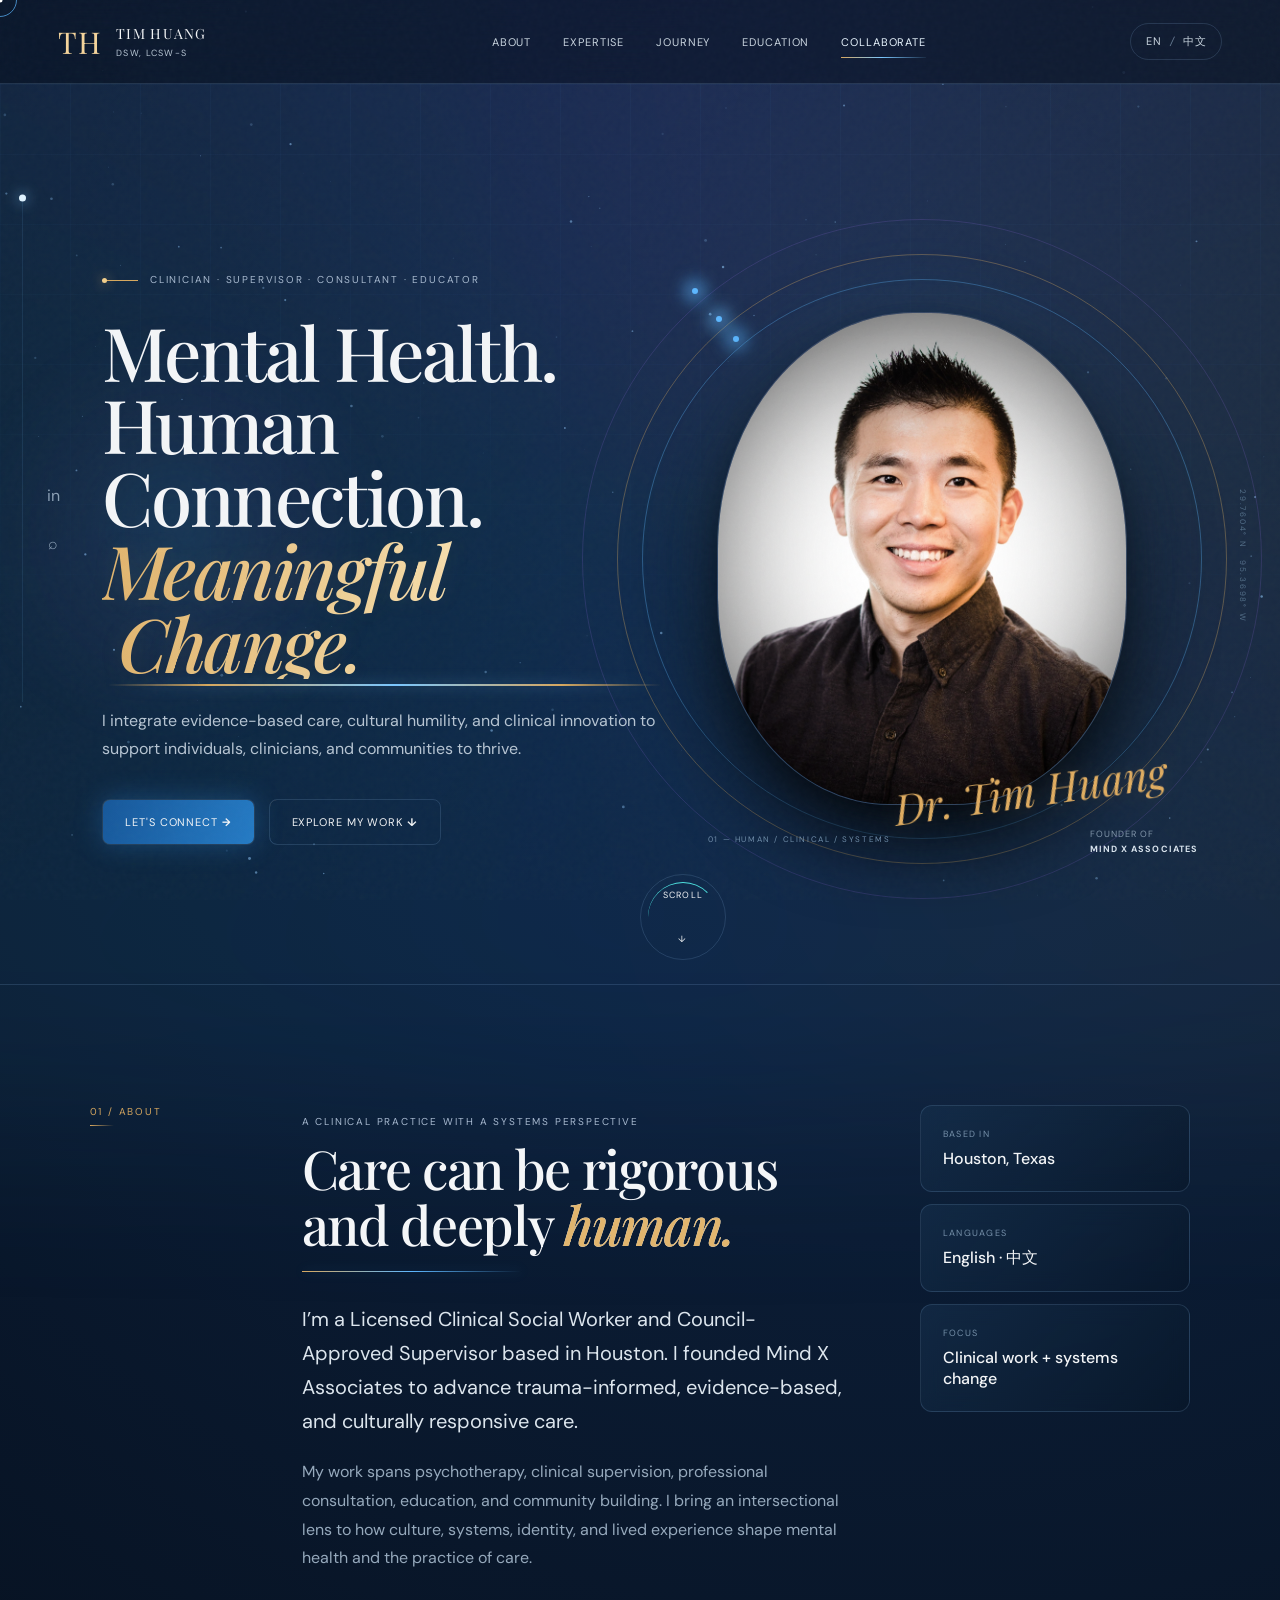
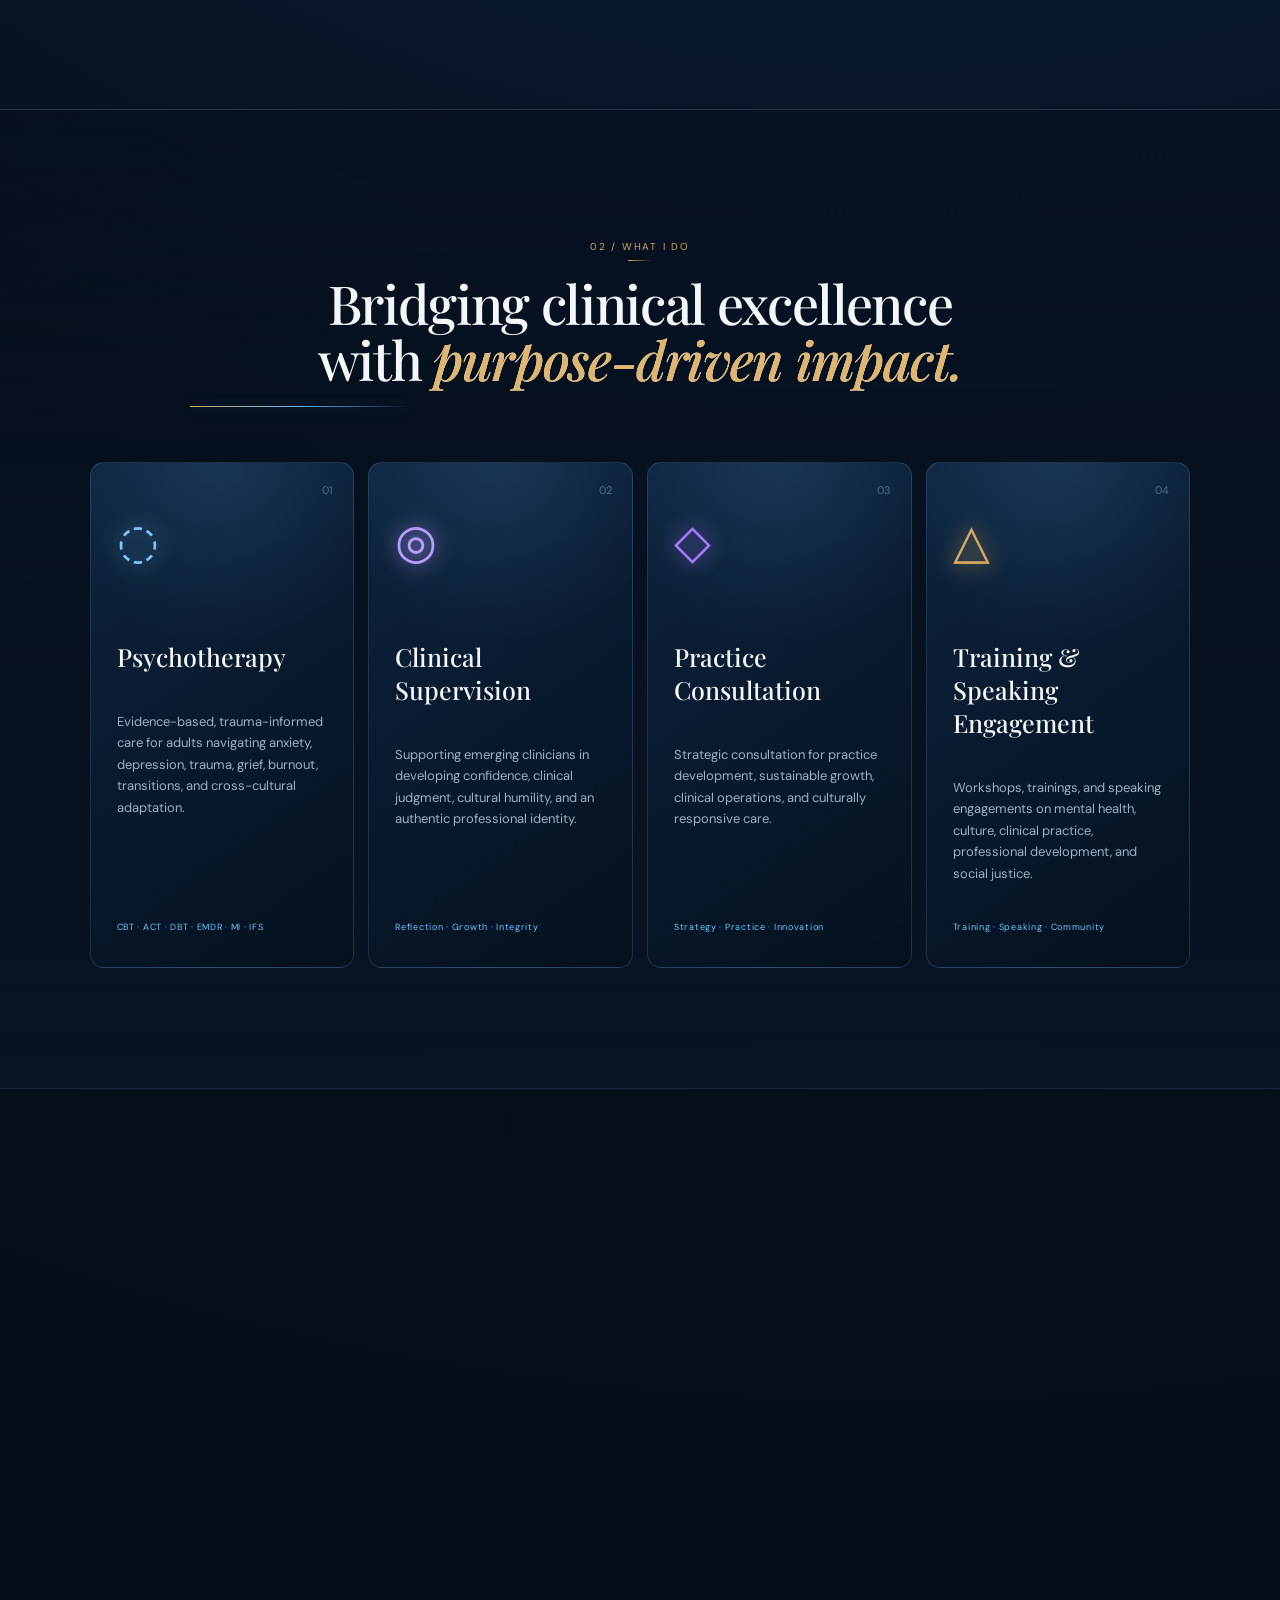
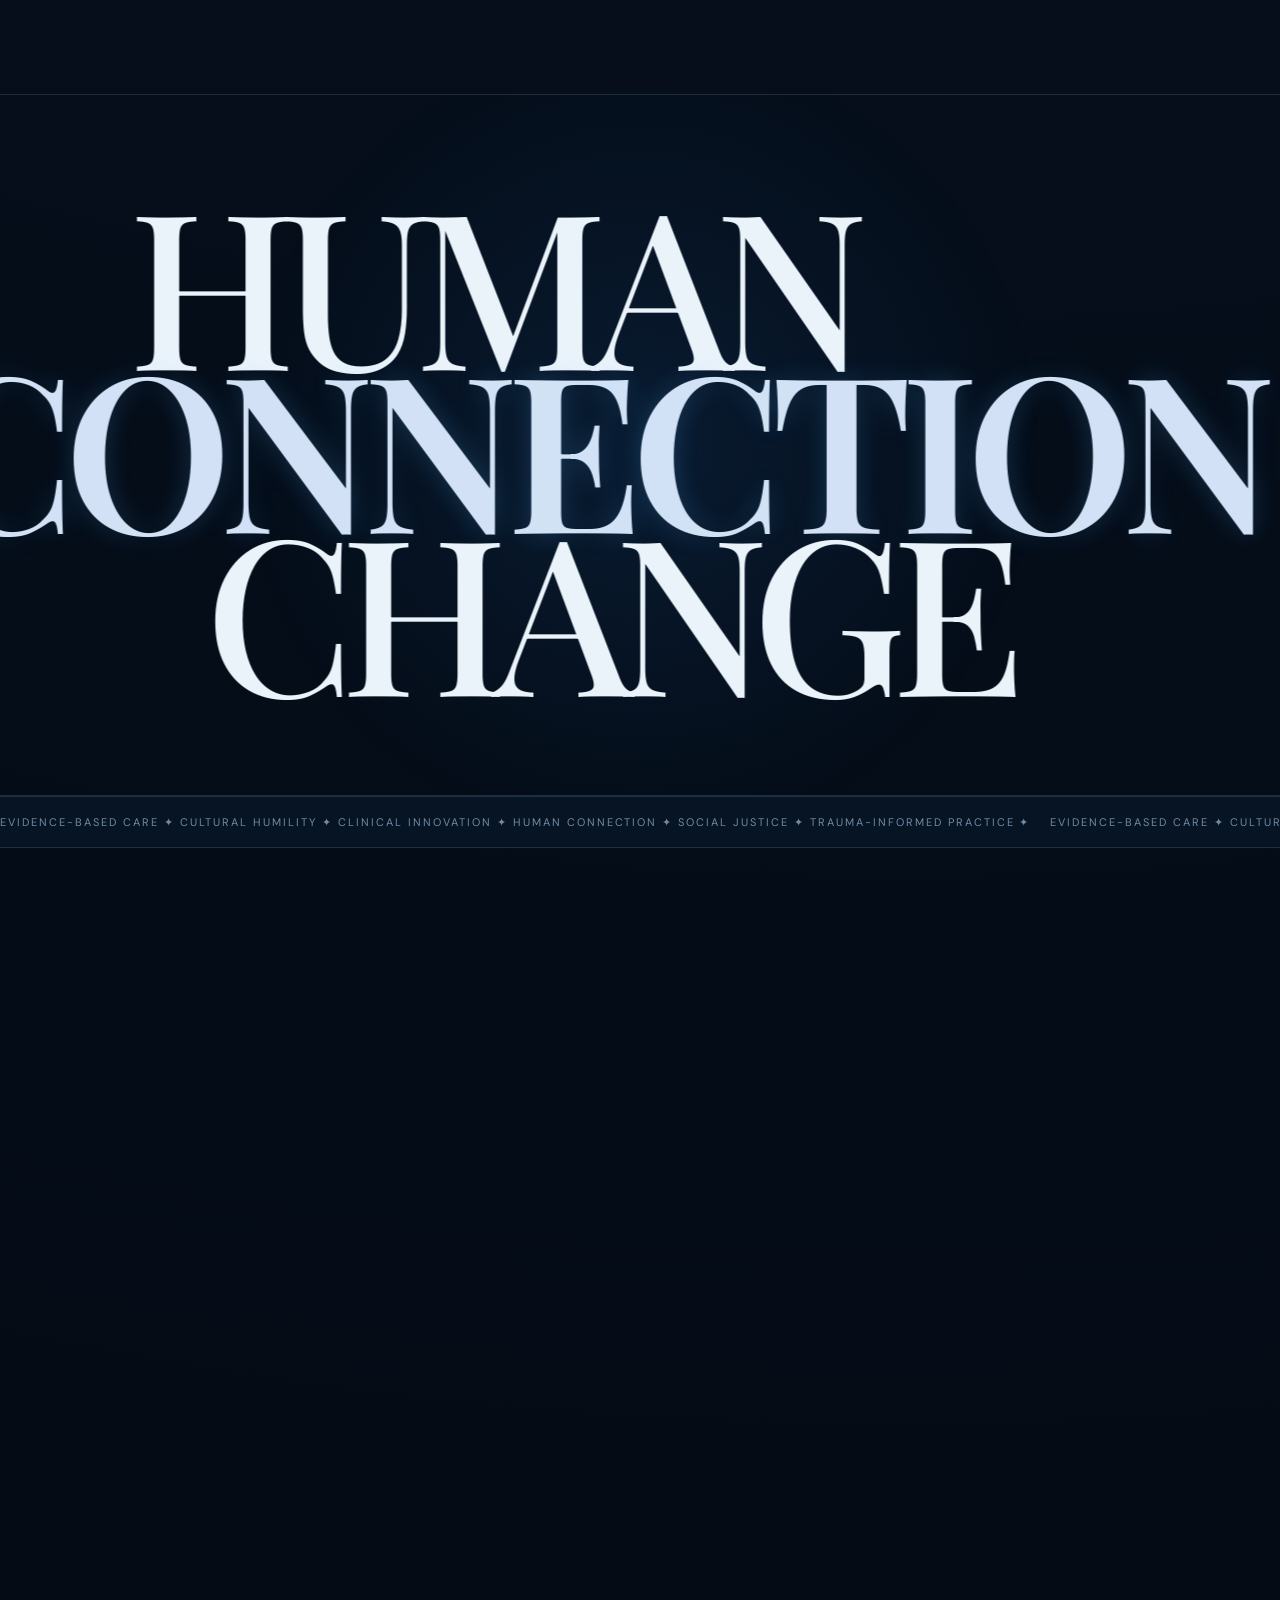
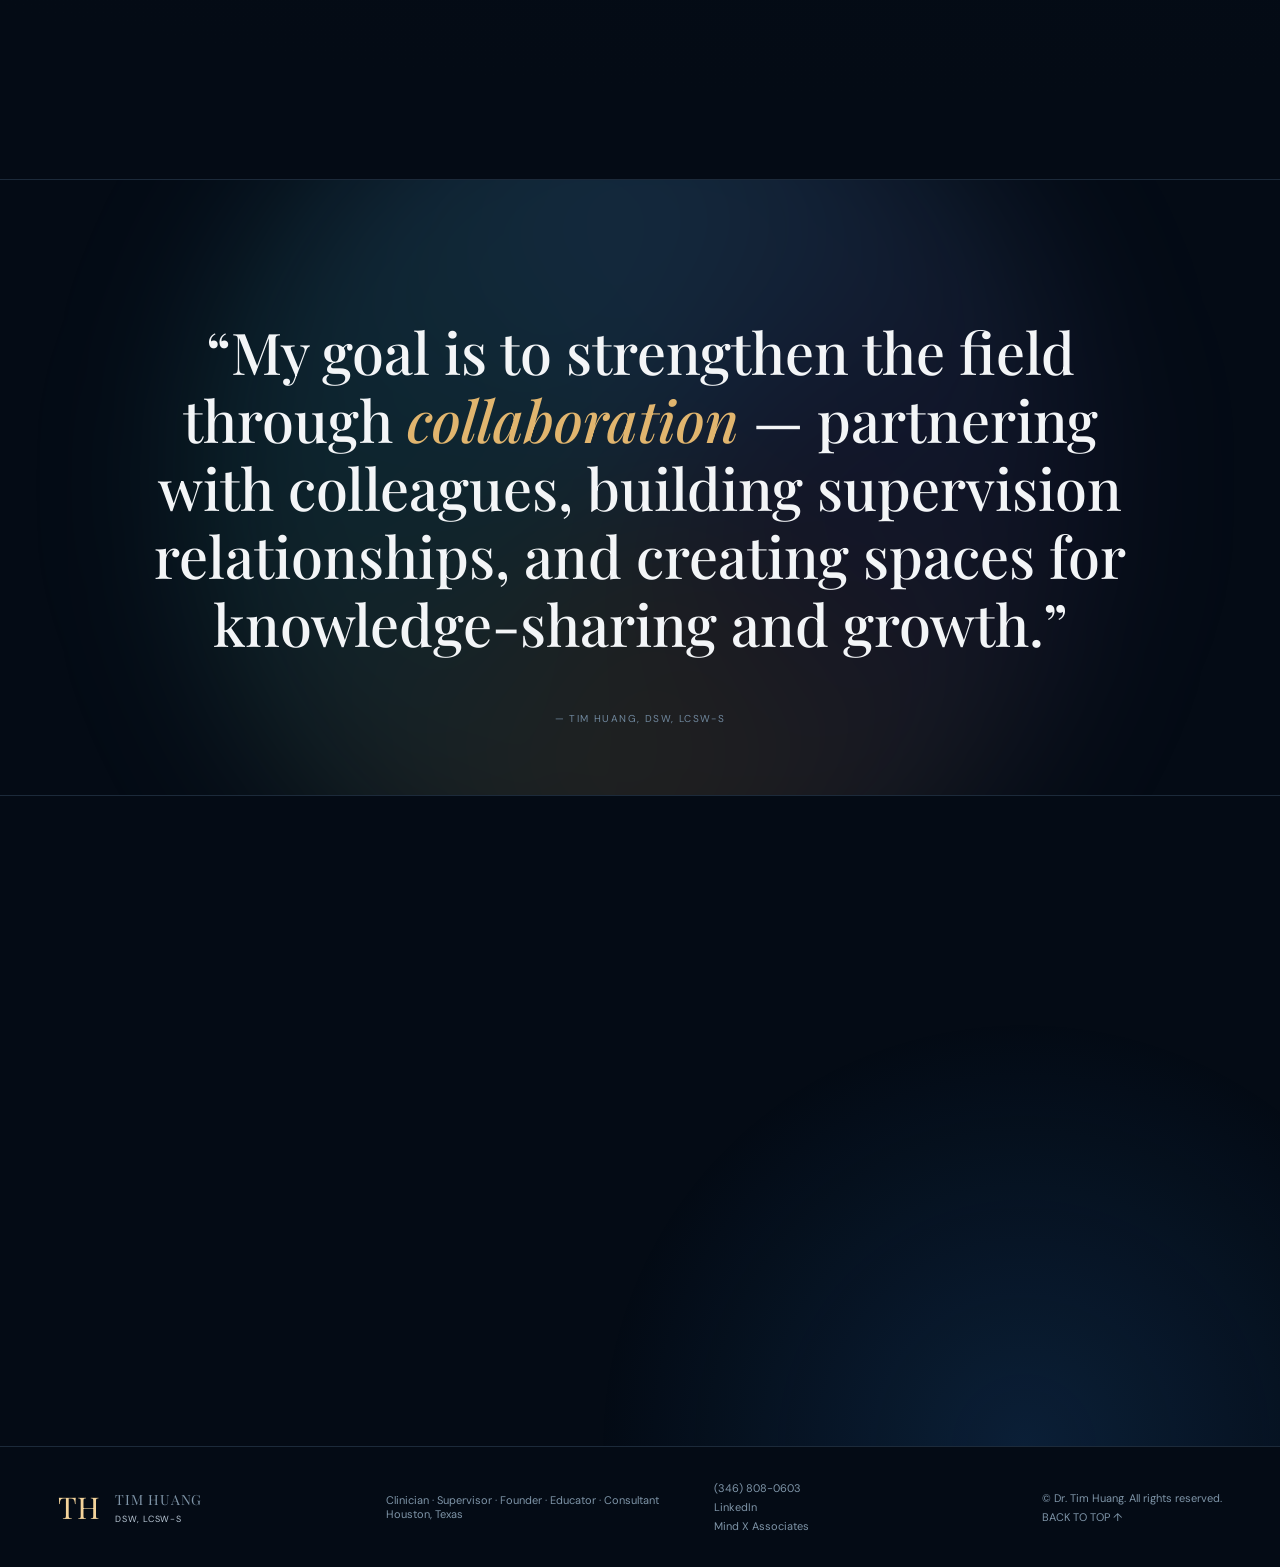
<file: index.html>
<!doctype html><html lang="en"><head><meta charset="utf-8"><meta name="viewport" content="width=device-width,initial-scale=1"><title>Tim Huang, DSW, LCSW-S</title><meta name="description" content="Tim Huang, DSW, LCSW-S — clinician, supervisor, founder, educator and consultant working across mental health, culture, trauma-informed care and professional development."><meta name="theme-color" content="#07111f"><meta name="robots" content="index,follow"><meta property="og:type" content="profile"><meta property="og:title" content="Tim Huang, DSW, LCSW-S"><meta property="og:description" content="Clinician, clinical supervisor, practice consultant, educator, and founder of Mind X Associates."><meta property="og:image" content="assets/tim-huang-profile.jpg"><meta name="twitter:card" content="summary_large_image"><link rel="alternate" hreflang="en" href="index.html"><link rel="alternate" hreflang="zh-CN" href="zh.html"><link rel="stylesheet" href="style.css?v=signature-v4-7"><link rel="stylesheet" href="motion.css?v=48-mobile-contact"><link rel="stylesheet" href="v5.css?v=signature-v5"></head><body><div class="preloader" aria-hidden="true"><div class="preloader-mark">TH</div><div class="preloader-line"><i></i></div></div><div class="noise"></div><div class="cursor-label">VIEW</div>
<canvas id="stars" aria-hidden="true"></canvas><div class="cursor-dot"></div><div class="cursor-ring"></div><div class="progress"></div>
<header class="nav"><a class="brand magnetic" href="#top"><span class="monogram">TH</span><span>TIM HUANG<small>DSW, LCSW-S</small></span></a><nav><a href="#about">About</a><a href="#expertise">Expertise</a><a href="#journey">Journey</a><a href="#education">Education</a><a href="#contact">Collaborate</a></nav><a class="lang magnetic" href="zh.html">EN <i>/</i> 中文</a></header>
<main id="top">
<section class="hero"><div class="hero-grid"></div><div class="hero-coordinates">29.7604° N &nbsp; 95.3698° W</div><div class="hero-copy" data-reveal><div class="kicker"><span></span>CLINICIAN · SUPERVISOR · CONSULTANT · EDUCATOR</div><h1><span class="hero-line">Mental Health.</span><br><span class="hero-line">Human Connection.</span><br><em class="hero-line hero-accent"><span class="hero-word">Meaningful</span> <span class="hero-word">Change.</span></em></h1><p>I integrate evidence-based care, cultural humility, and clinical innovation to support individuals, clinicians, and communities to thrive.</p><div class="actions"><a class="btn primary magnetic" href="#contact">LET'S CONNECT <b>→</b></a><a class="btn ghost magnetic" href="#journey">EXPLORE MY WORK <b>↓</b></a></div></div>
<div class="portrait-stage" data-reveal><div class="orbit o1"></div><div class="orbit o2"></div><div class="orbit o3"></div><div class="portrait-glow"></div><div class="portrait-index">01 — HUMAN / CLINICAL / SYSTEMS</div><div class="portrait-wrap"><img src="assets/tim-huang-profile.jpg" alt="Tim Huang, DSW, LCSW-S"></div><div class="signature">Dr. Tim Huang</div><div class="founder">FOUNDER OF<br><b>MIND X ASSOCIATES</b></div></div>
<div class="social-rail"><a href="https://www.linkedin.com/in/drtimhuang" aria-label="LinkedIn">in</a><a href="tel:+13468080603" aria-label="Phone">⌕</a></div><a class="scroll-cue" href="#about"><span>SCROLL</span><i>↓</i></a></section>
<section id="about" class="intro section"><div class="section-tag" data-reveal>01 / ABOUT</div><div class="intro-copy" data-reveal><p class="eyebrow">A CLINICAL PRACTICE WITH A SYSTEMS PERSPECTIVE</p><h2>Care can be rigorous<br>and deeply <em>human.</em></h2><p class="big">I’m a Licensed Clinical Social Worker and Council-Approved Supervisor based in Houston. I founded Mind X Associates to advance trauma-informed, evidence-based, and culturally responsive care.</p><p>My work spans psychotherapy, clinical supervision, professional consultation, education, and community building. I bring an intersectional lens to how culture, systems, identity, and lived experience shape mental health and the practice of care.</p></div><div class="about-side" data-reveal><div class="glass-card"><span>BASED IN</span><b>Houston, Texas</b></div><div class="glass-card"><span>LANGUAGES</span><b>English · 中文</b></div><div class="glass-card"><span>FOCUS</span><b>Clinical work + systems change</b></div></div></section>
<section id="expertise" class="expertise section"><div class="section-head" data-reveal><p>02 / WHAT I DO</p><h2>Bridging clinical excellence<br>with <em>purpose-driven impact.</em></h2></div><div class="expert-grid">
<article class="feature-card tilt" data-reveal><div class="icon brain">◌</div><span>01</span><h3>Psychotherapy</h3><p>Evidence-based, trauma-informed care for adults navigating anxiety, depression, trauma, grief, burnout, transitions, and cross-cultural adaptation.</p><div class="tags">CBT · ACT · DBT · EMDR · MI · IFS</div></article>
<article class="feature-card tilt" data-reveal><div class="icon">◎</div><span>02</span><h3>Clinical Supervision</h3><p>Supporting emerging clinicians in developing confidence, clinical judgment, cultural humility, and an authentic professional identity.</p><div class="tags">Reflection · Growth · Integrity</div></article>
<article class="feature-card tilt" data-reveal><div class="icon">◇</div><span>03</span><h3>Practice Consultation</h3><p>Strategic consultation for practice development, sustainable growth, clinical operations, and culturally responsive care.</p><div class="tags">Strategy · Practice · Innovation</div></article>
<article class="feature-card tilt" data-reveal><div class="icon">△</div><span>04</span><h3>Training & Speaking Engagement</h3><p>Workshops, trainings, and speaking engagements on mental health, culture, clinical practice, professional development, and social justice.</p><div class="tags">Training · Speaking · Community</div></article></div></section>
<section id="journey" class="journey section"><div class="journey-intro" data-reveal><p>03 / CAREER JOURNEY</p><h2>A path of service<br>& <em>growth.</em></h2><p>Move across the timeline to explore selected chapters.</p><button class="timeline-toggle magnetic" type="button">EXPAND DETAILS ↗</button></div><div class="timeline" data-reveal><div class="timeline-line"><i></i></div>
<button class="milestone" data-year="2015" data-title="NO/AIDS Task Force" data-detail="Social Work Intern / Case Manager — strengths-based biopsychosocial assessment, health education, care coordination, benefits navigation, and recovery support."><span>2015</span><b>Case Manager</b><small>NO/AIDS Task Force</small></button>
<button class="milestone" data-year="2016" data-title="Park Manor of Westchase" data-detail="Director of Social Services — led social services operations, interdisciplinary care planning, advocacy, discharge coordination, staff consultation, and MSW field supervision."><span>2016</span><b>Director of Social Services</b><small>Park Manor</small></button>
<button class="milestone" data-year="2018" data-title="Private Practice" data-detail="Psychotherapist — telehealth assessment and treatment for anxiety, depression, trauma, grief, self-development, life transitions, and cross-cultural adaptation."><span>2018</span><b>Psychotherapist</b><small>Private Practice</small></button>
<button class="milestone" data-year="2021" data-title="Tulane University" data-detail="Adjunct Instructor — taught SOWK 2510 Making Meaning of Trauma, examining traumatic suffering and the role of spirituality and faith."><span>2021</span><b>Adjunct Instructor</b><small>Tulane University</small></button>
<button class="milestone active" data-year="2022" data-title="Mind X Associates" data-detail="Founder / Clinician — directing a psychotherapy collective while providing psychotherapy, clinical supervision, practice consultation, and building a global professional support network."><span>2022</span><b>Founder / Clinician</b><small>Mind X Associates</small></button>
<div class="timeline-detail"><span>2022</span><h3>Mind X Associates</h3><p>Founder / Clinician — directing a psychotherapy collective while providing psychotherapy, clinical supervision, practice consultation, and building a global professional support network.</p></div></div></section>
<section class="interlude"><div class="interlude-word">HUMAN</div><div class="interlude-word outline">CONNECTION</div><div class="interlude-word">CHANGE</div></section><section class="principles"><div class="marquee"><span>EVIDENCE-BASED CARE ✦ CULTURAL HUMILITY ✦ CLINICAL INNOVATION ✦ HUMAN CONNECTION ✦ SOCIAL JUSTICE ✦ TRAUMA-INFORMED PRACTICE ✦ </span><span>EVIDENCE-BASED CARE ✦ CULTURAL HUMILITY ✦ CLINICAL INNOVATION ✦ HUMAN CONNECTION ✦ SOCIAL JUSTICE ✦ TRAUMA-INFORMED PRACTICE ✦ </span></div></section>
<section id="education" class="education section"><div class="section-head" data-reveal><p>04 / EDUCATION</p><h2>Grounded in social work,<br>trauma & <em>resilience.</em></h2></div><div class="degree-stack">
<article class="degree" data-reveal><span>2021</span><div><h3>Doctor of Social Work</h3><p>Tulane University · Social Work</p></div><b>DSW</b></article><article class="degree" data-reveal><span>2016</span><div><h3>Master of Science</h3><p>Tulane University · Disaster Resilience Leadership</p></div><b>MS</b></article><article class="degree" data-reveal><span>2015</span><div><h3>Master of Social Work</h3><p>Tulane University School of Social Work · Disaster Mental Health & Trauma Studies</p></div><b>MSW</b></article><article class="degree" data-reveal><span>2014</span><div><h3>Bachelor of Science</h3><p>Tulane University · Psychology</p></div><b>BS</b></article></div></section>
<section class="manifesto"><div class="manifesto-orb"></div><p data-reveal>“My goal is to strengthen the field through <em>collaboration</em> — partnering with colleagues, building supervision relationships, and creating spaces for knowledge-sharing and growth.”</p><span>— TIM HUANG, DSW, LCSW-S</span></section>
<section id="contact" class="contact section"><div class="contact-copy" data-reveal><p>05 / COLLABORATE</p><h2>Let’s create<br><em>impact together.</em></h2><p>I welcome conversations with clinicians, organizations, and communities interested in thoughtful collaboration, professional consultation, education, and mental health innovation.</p></div><div class="contact-panel tilt" data-reveal><span>START A CONVERSATION</span><a class="phone magnetic" href="tel:+13468080603">(346) 808-0603 <b>↗</b></a><button class="copy magnetic" data-copy="(346) 808-0603">COPY PHONE NUMBER</button><a href="https://www.linkedin.com/in/drtimhuang">LinkedIn /drtimhuang ↗</a><small class="copy-status"></small></div></section>
</main><footer><a class="brand" href="#top"><span class="monogram">TH</span><span>TIM HUANG<small>DSW, LCSW-S</small></span></a><p>Clinician · Supervisor · Founder · Educator · Consultant<br>Houston, Texas</p><div><a href="tel:+13468080603">(346) 808-0603</a><a href="https://www.linkedin.com/in/drtimhuang">LinkedIn</a><a href="https://www.mindx.us">Mind X Associates</a></div><div class="footer-end"><span>© Dr. Tim Huang. All rights reserved.</span><a href="#top">BACK TO TOP ↑</a></div></footer><script src="main.js?v=48-mobile-contact"></script><script src="v5.js?v=signature-v5"></script></body></html>
</file>
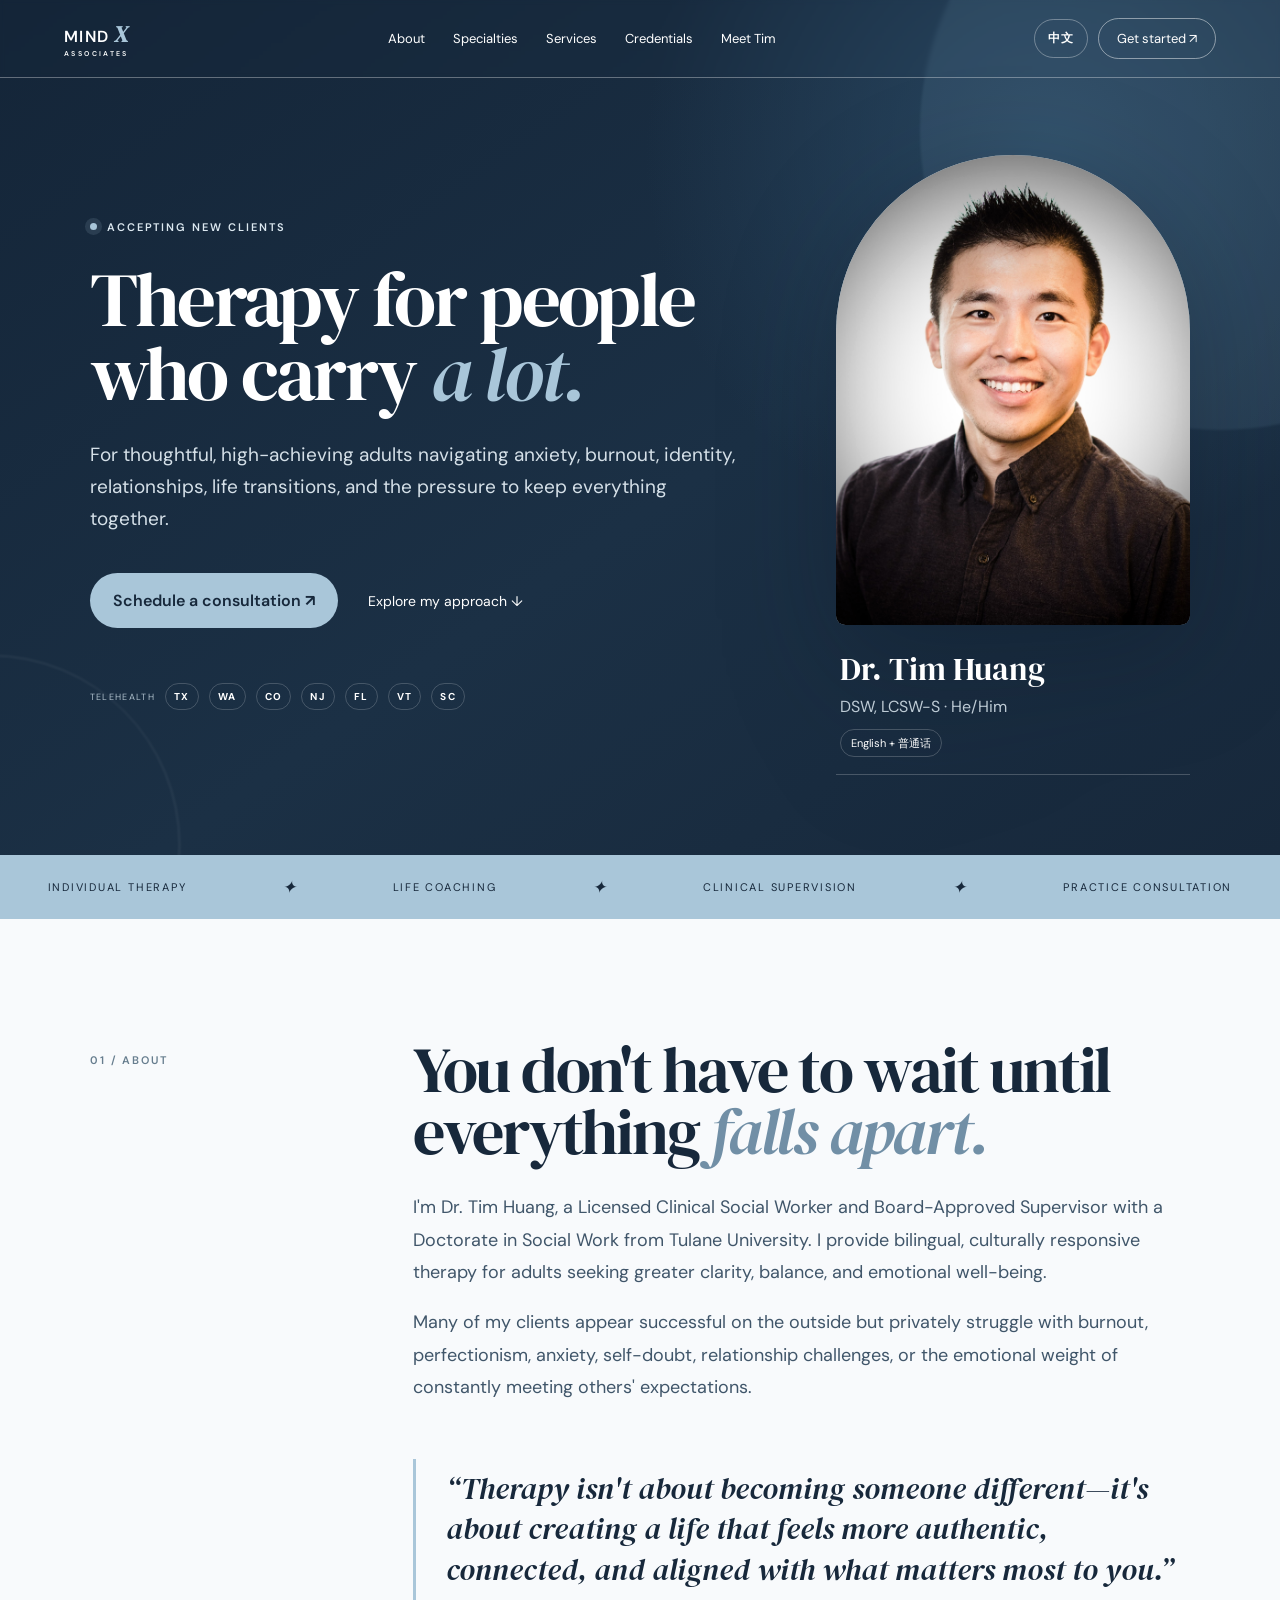
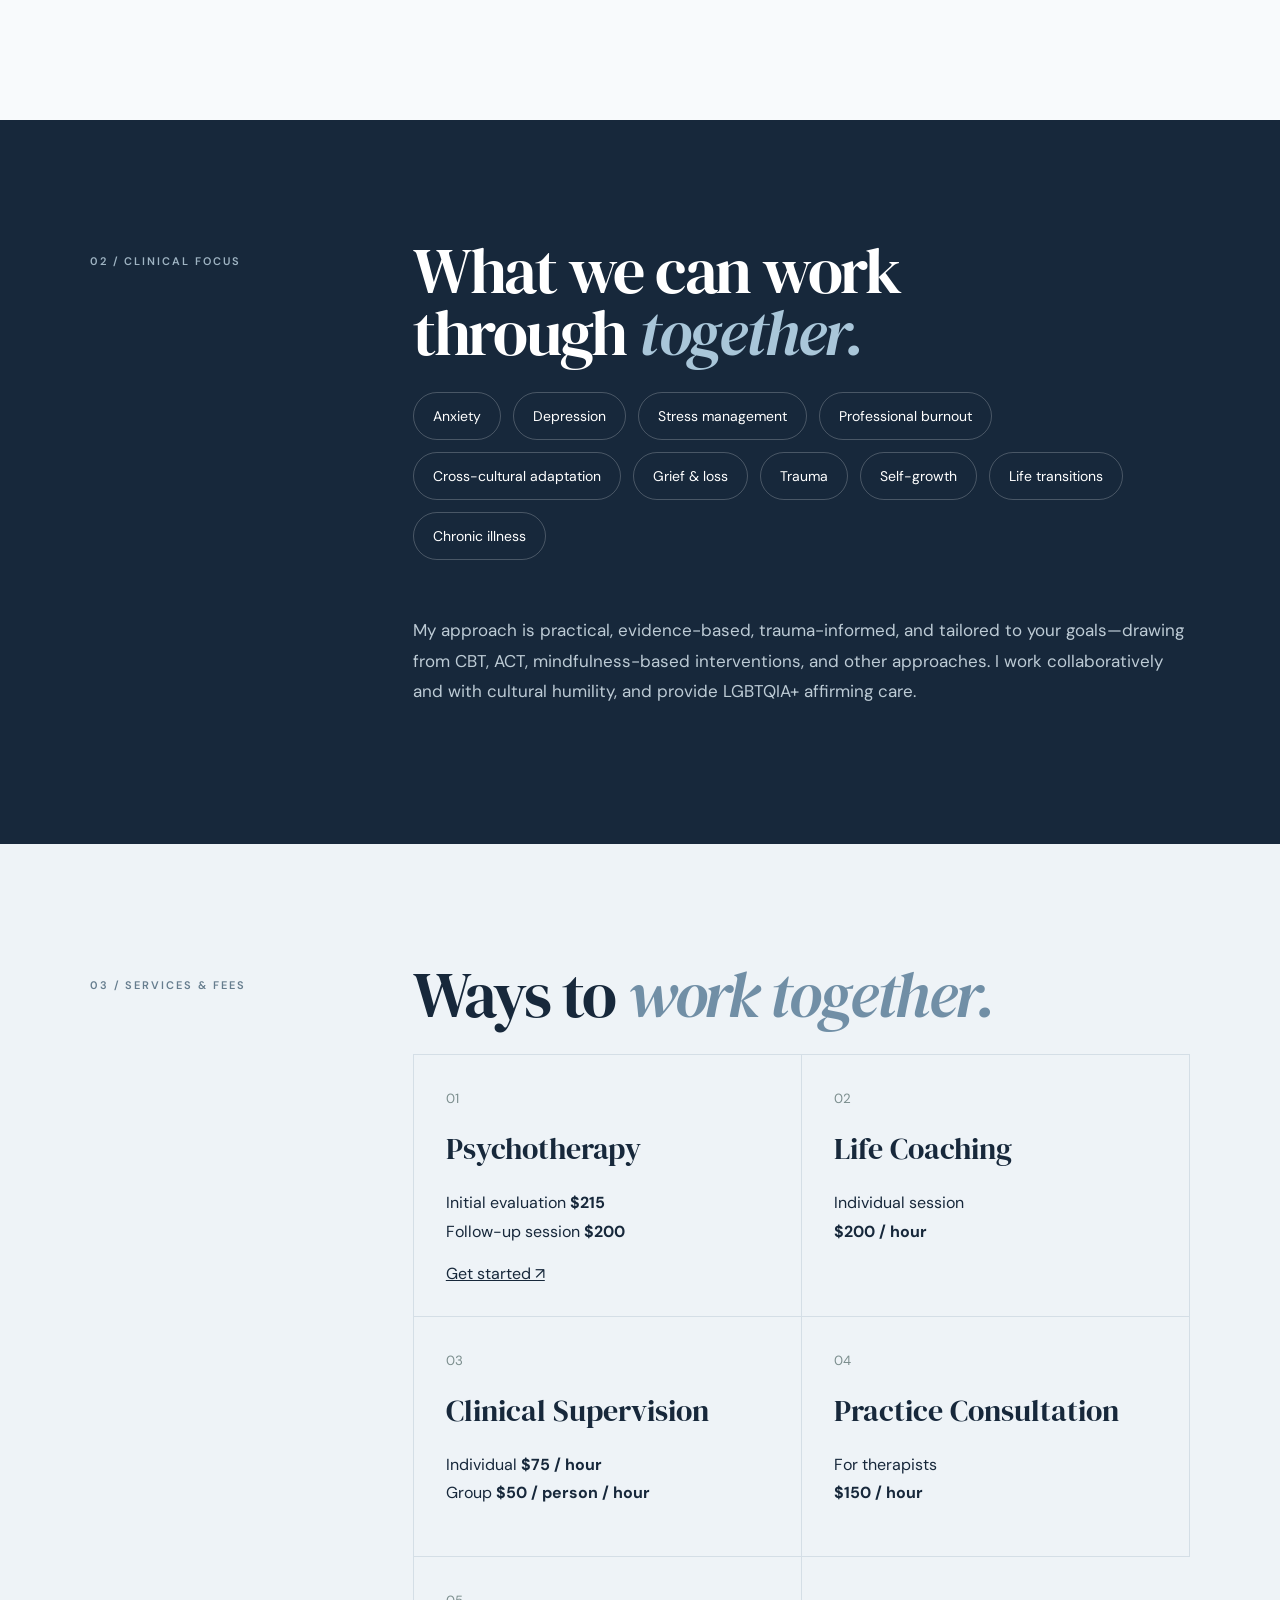
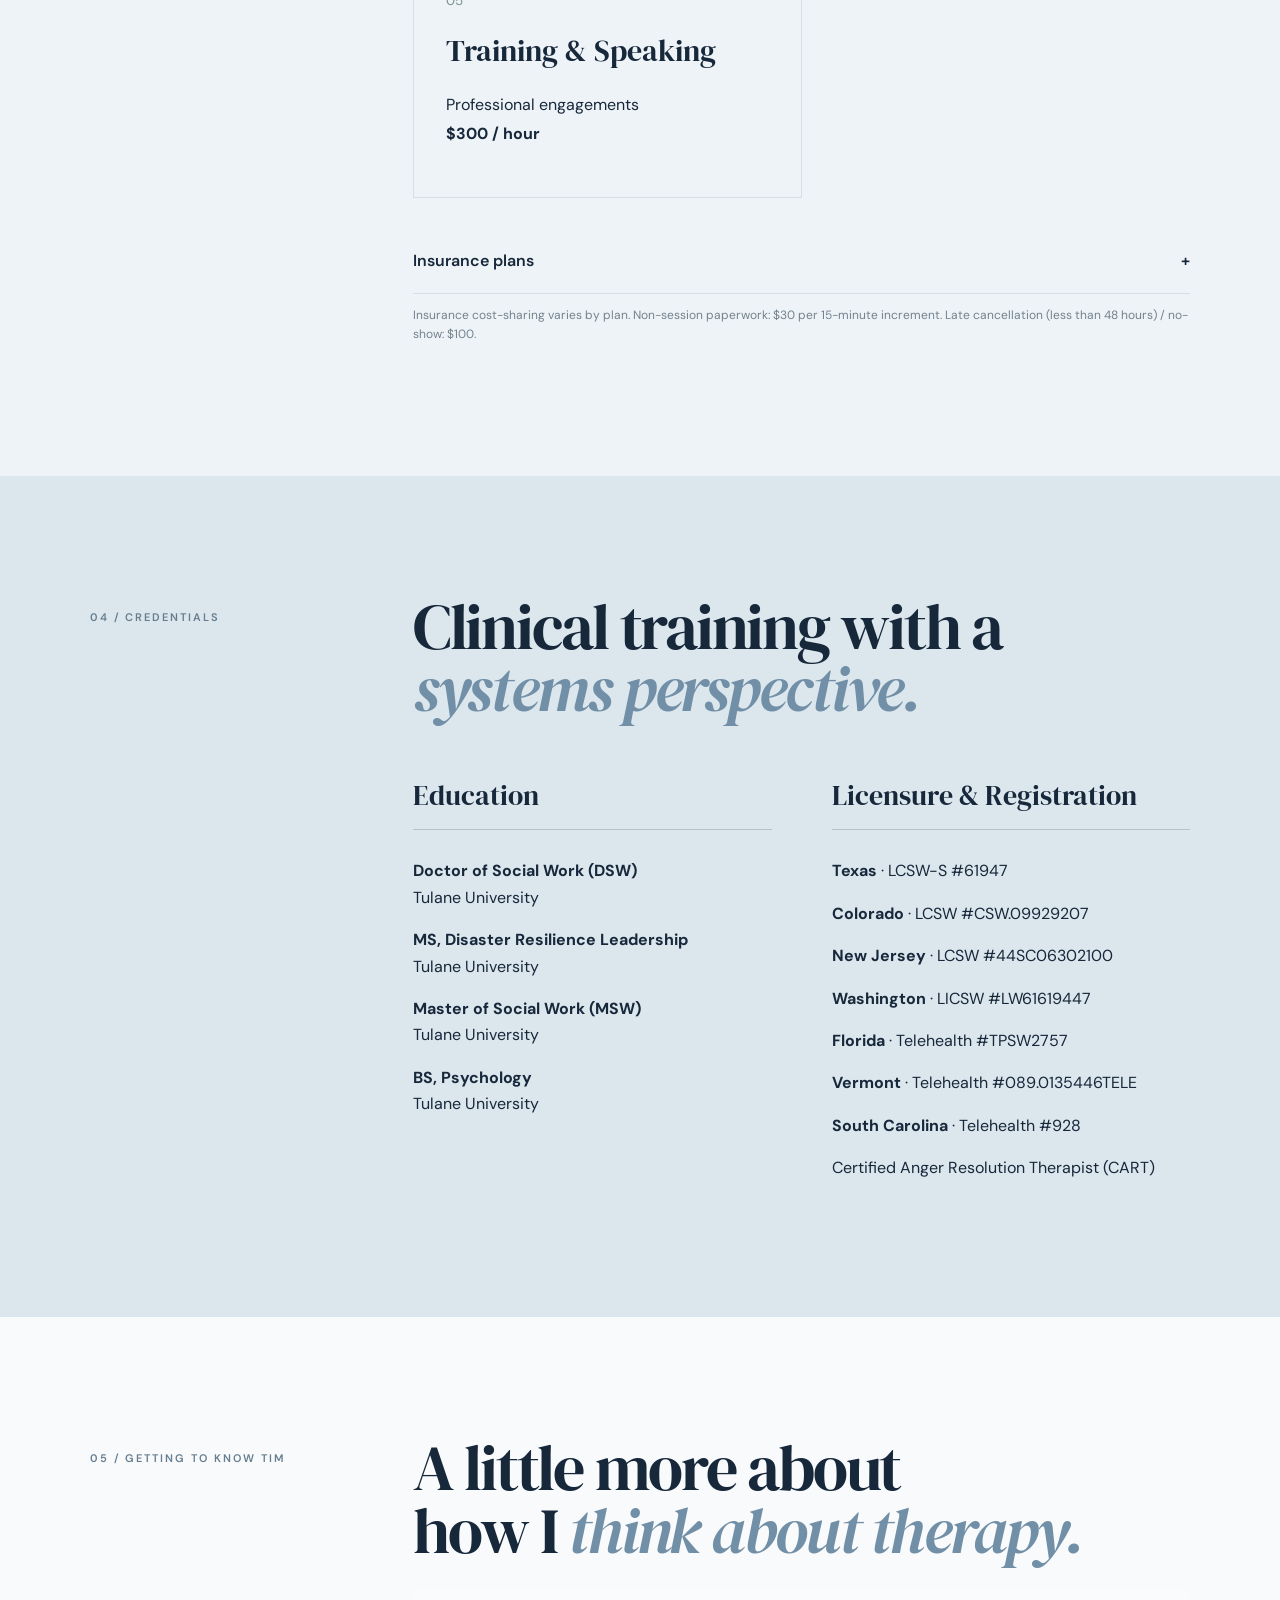
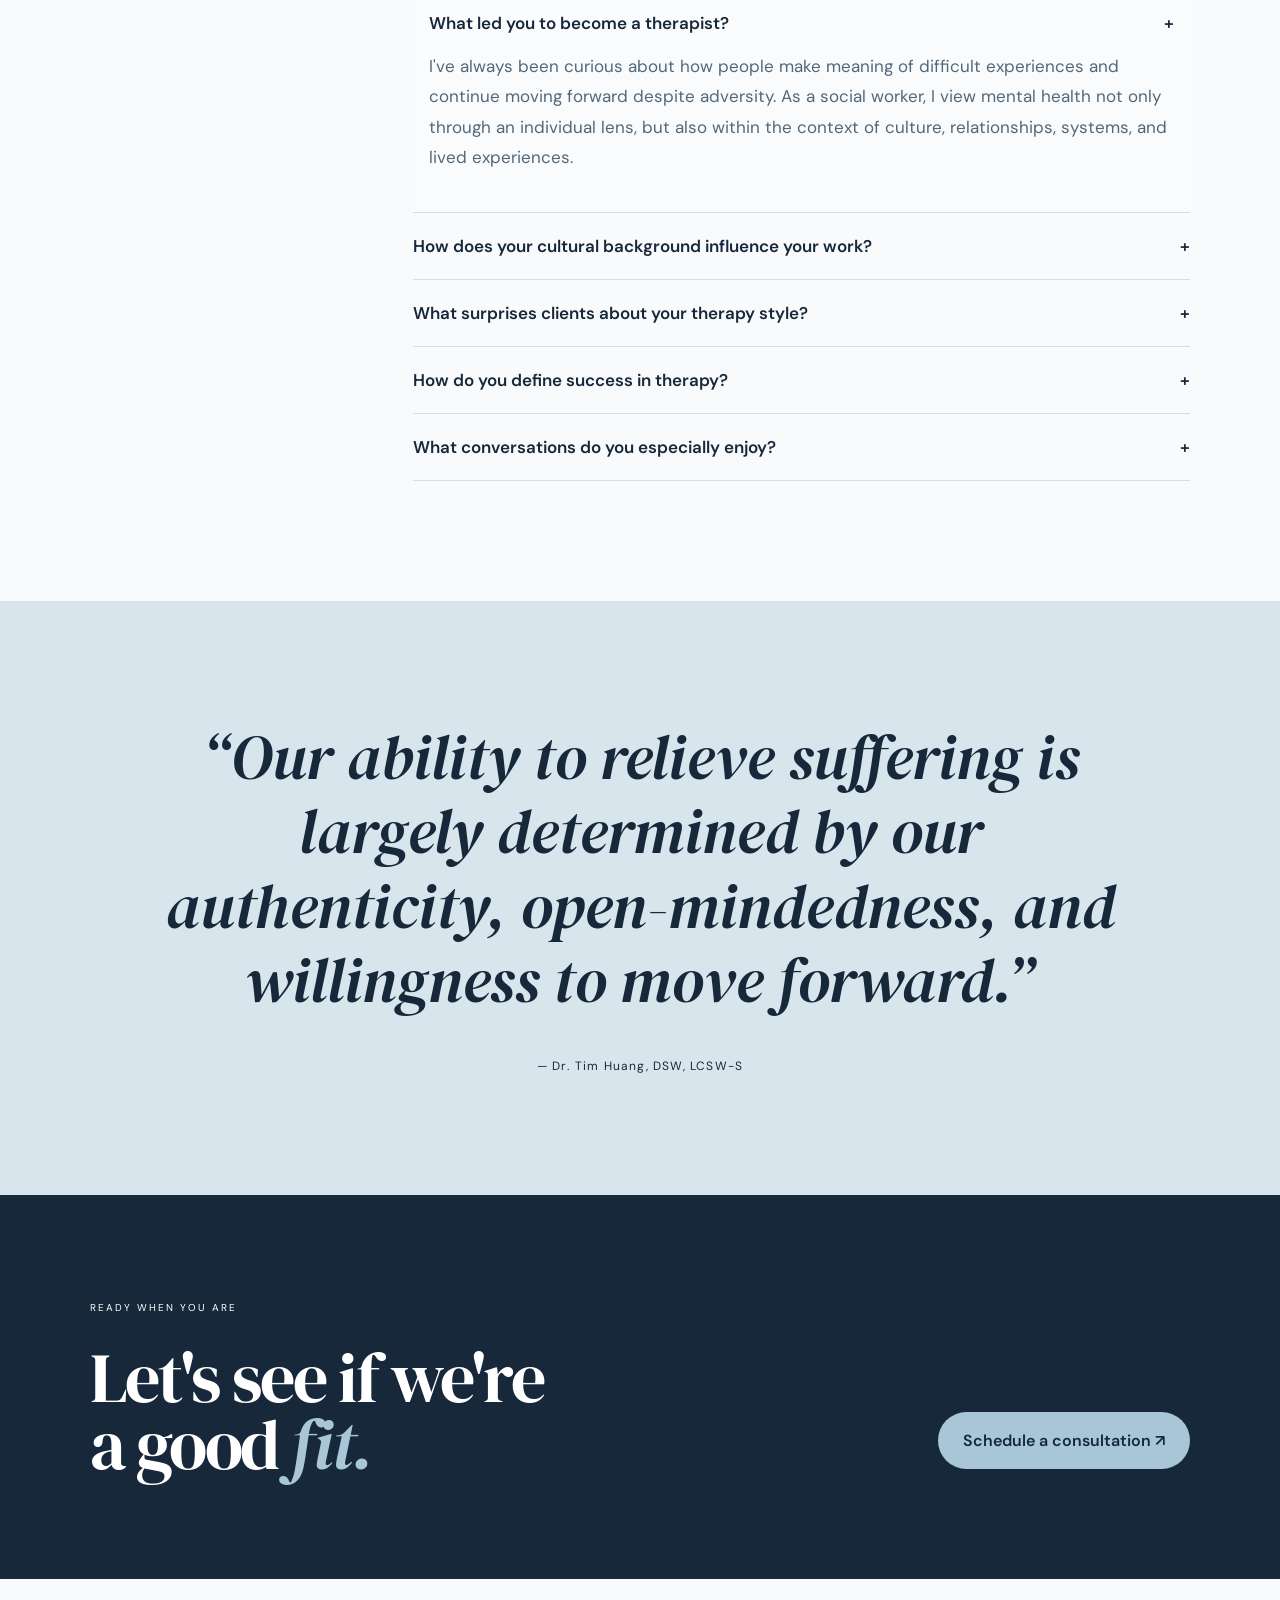
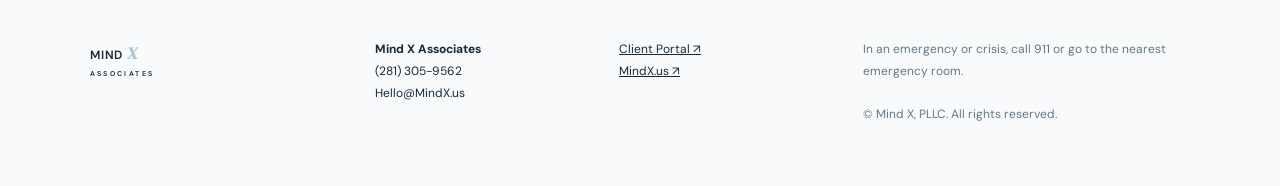
<file: tim-huang/index.html>
<!doctype html><html lang="en"><head><meta charset="utf-8"><meta name="viewport" content="width=device-width,initial-scale=1"><title>Dr. Tim Huang, DSW, LCSW-S | Mind X Associates</title><meta name="description" content="Therapy, life coaching, clinical supervision, and practice consultation with Dr. Tim Huang, DSW, LCSW-S."><meta name="theme-color" content="#17283b"><link rel="stylesheet" href="style.css"><script type="application/ld+json">{"@context":"https://schema.org","@type":"Person","name":"Dr. Tim Huang","honorificSuffix":"DSW, LCSW-S","jobTitle":"Licensed Clinical Social Worker & Supervisor","worksFor":{"@type":"Organization","name":"Mind X Associates","url":"https://www.mindx.us"},"knowsLanguage":["English","Mandarin Chinese"],"url":"https://www.mindx.us/tim-huang"}</script></head><body>
<header class="nav"><a class="brand" href="#top">MIND <i>X</i><span>ASSOCIATES</span></a><nav><a href="#about">About</a><a href="#work">Specialties</a><a href="#services">Services</a><a href="#credentials">Credentials</a><a href="#faq">Meet Tim</a></nav><div class="nav-actions"><a class="lang-toggle" href="zh.html" aria-label="切换至中文">中文</a><a class="navcta" href="https://www.mindx.us/get-started">Get started ↗</a></div></header>
<main id="top"><section class="hero"><div class="orb one"></div><div class="orb two"></div><div class="hero-copy reveal"><div class="eyebrow"><span></span> ACCEPTING NEW CLIENTS</div><h1>Therapy for people<br>who carry <em>a lot.</em></h1><p class="lede">For thoughtful, high-achieving adults navigating anxiety, burnout, identity, relationships, life transitions, and the pressure to keep everything together.</p><div class="actions"><a class="primary" href="https://www.mindx.us/get-started">Schedule a consultation <b>↗</b></a><a class="textlink" href="#about">Explore my approach ↓</a></div><div class="states">TELEHEALTH <b>TX</b><b>WA</b><b>CO</b><b>NJ</b><b>FL</b><b>VT</b><b>SC</b></div></div><div class="hero-card reveal"><div class="portrait"><img src="assets/tim-huang-profile.jpg" alt="Dr. Tim Huang, DSW, LCSW-S" loading="eager"></div><div class="identity"><h2>Dr. Tim Huang</h2><p>DSW, LCSW-S · He/Him</p><span>English + 普通话</span></div></div></section>
<section class="ticker"><span>INDIVIDUAL THERAPY</span><i>✦</i><span>LIFE COACHING</span><i>✦</i><span>CLINICAL SUPERVISION</span><i>✦</i><span>PRACTICE CONSULTATION</span></section>
<section id="about" class="about section"><div class="section-label">01 / ABOUT</div><div><h2>You don't have to wait until<br>everything <em>falls apart.</em></h2><p>I'm Dr. Tim Huang, a Licensed Clinical Social Worker and Board-Approved Supervisor with a Doctorate in Social Work from Tulane University. I provide bilingual, culturally responsive therapy for adults seeking greater clarity, balance, and emotional well-being.</p><p>Many of my clients appear successful on the outside but privately struggle with burnout, perfectionism, anxiety, self-doubt, relationship challenges, or the emotional weight of constantly meeting others' expectations.</p><blockquote>“Therapy isn't about becoming someone different—it's about creating a life that feels more authentic, connected, and aligned with what matters most to you.”</blockquote></div></section>
<section id="work" class="dark section"><div class="section-label">02 / CLINICAL FOCUS</div><div><h2>What we can work<br>through <em>together.</em></h2><div class="chips"><span>Anxiety</span><span>Depression</span><span>Stress management</span><span>Professional burnout</span><span>Cross-cultural adaptation</span><span>Grief & loss</span><span>Trauma</span><span>Self-growth</span><span>Life transitions</span><span>Chronic illness</span></div><p class="approach">My approach is practical, evidence-based, trauma-informed, and tailored to your goals—drawing from CBT, ACT, mindfulness-based interventions, and other approaches. I work collaboratively and with cultural humility, and provide LGBTQIA+ affirming care.</p></div></section>
<section id="services" class="services section"><div class="section-label">03 / SERVICES & FEES</div><div><h2>Ways to <em>work together.</em></h2><div class="service-grid"><article><small>01</small><h3>Psychotherapy</h3><p>Initial evaluation <b>$215</b><br>Follow-up session <b>$200</b></p><a href="https://www.mindx.us/get-started">Get started ↗</a></article><article><small>02</small><h3>Life Coaching</h3><p>Individual session<br><b>$200 / hour</b></p></article><article><small>03</small><h3>Clinical Supervision</h3><p>Individual <b>$75 / hour</b><br>Group <b>$50 / person / hour</b></p></article><article><small>04</small><h3>Practice Consultation</h3><p>For therapists<br><b>$150 / hour</b></p></article><article><small>05</small><h3>Training & Speaking</h3><p>Professional engagements<br><b>$300 / hour</b></p></article></div><details><summary>Insurance plans <span>+</span></summary><p>Aetna · Allied Benefit Systems – Aetna · AllSavers UHC · Blue Cross Blue Shield of Massachusetts · Curative Health Plan · Harvard Pilgrim · Health Plans Inc. · Meritain · Nippon · Oscar · Oxford Health Plans · Surest · UHC Student Resources · UMR · United Healthcare Shared Services · UnitedHealthcare · UnitedHealthcare Global · CuraLinc Healthcare EAP · Lyra Health EAP</p></details><p class="fine">Insurance cost-sharing varies by plan. Non-session paperwork: $30 per 15-minute increment. Late cancellation (less than 48 hours) / no-show: $100.</p></div></section>
<section id="credentials" class="credentials section"><div class="section-label">04 / CREDENTIALS</div><div><h2>Clinical training with a<br><em>systems perspective.</em></h2><div class="cols"><div><h3>Education</h3><p><b>Doctor of Social Work (DSW)</b><br>Tulane University</p><p><b>MS, Disaster Resilience Leadership</b><br>Tulane University</p><p><b>Master of Social Work (MSW)</b><br>Tulane University</p><p><b>BS, Psychology</b><br>Tulane University</p></div><div><h3>Licensure & Registration</h3><p><b>Texas</b> · LCSW-S #61947</p><p><b>Colorado</b> · LCSW #CSW.09929207</p><p><b>New Jersey</b> · LCSW #44SC06302100</p><p><b>Washington</b> · LICSW #LW61619447</p><p><b>Florida</b> · Telehealth #TPSW2757</p><p><b>Vermont</b> · Telehealth #089.0135446TELE</p><p><b>South Carolina</b> · Telehealth #928</p><p>Certified Anger Resolution Therapist (CART)</p></div></div></div></section>
<section id="faq" class="faq section"><div class="section-label">05 / GETTING TO KNOW TIM</div><div><h2>A little more about<br>how I <em>think about therapy.</em></h2><details open><summary>What led you to become a therapist?<span>+</span></summary><p>I've always been curious about how people make meaning of difficult experiences and continue moving forward despite adversity. As a social worker, I view mental health not only through an individual lens, but also within the context of culture, relationships, systems, and lived experiences.</p></details><details><summary>How does your cultural background influence your work?<span>+</span></summary><p>As a bilingual therapist who has lived and worked across different cultural environments, I understand that many struggles cannot be separated from culture, family expectations, immigration experiences, identity, and belonging. I approach each person's story with curiosity and humility.</p></details><details><summary>What surprises clients about your therapy style?<span>+</span></summary><p>My approach sits between purely supportive and highly directive. I strive to be warm and compassionate while also helping clients identify patterns, explore difficult questions, and practice new ways of responding to challenges.</p></details><details><summary>How do you define success in therapy?<span>+</span></summary><p>Success looks different for every person. I don't measure it by whether life becomes easy. I look at whether clients feel more capable of responding to life in ways that are meaningful to them.</p></details><details><summary>What conversations do you especially enjoy?<span>+</span></summary><p>I enjoy conversations about meaning, identity, relationships, culture, and personal growth—questions such as: Who am I beyond my responsibilities? What truly matters to me? How do I want to live, not just survive?</p></details></div></section>
<section class="quote"><p>“Our ability to relieve suffering is largely determined by our authenticity, open-mindedness, and willingness to move forward.”</p><span>— Dr. Tim Huang, DSW, LCSW-S</span></section>
<section class="final"><div><span>READY WHEN YOU ARE</span><h2>Let's see if we're<br>a good <em>fit.</em></h2></div><a href="https://www.mindx.us/get-started">Schedule a consultation ↗</a></section></main>
<footer><div class="brand">MIND <i>X</i><span>ASSOCIATES</span></div><div><b>Mind X Associates</b><br>(281) 305-9562<br>Hello@MindX.us</div><div><a href="https://mindx.sessionshealth.com">Client Portal ↗</a><br><a href="https://www.mindx.us">MindX.us ↗</a></div><p>In an emergency or crisis, call 911 or go to the nearest emergency room.<br><br>© Mind X, PLLC. All rights reserved.</p></footer><script src="main.js"></script></body></html>
</file>
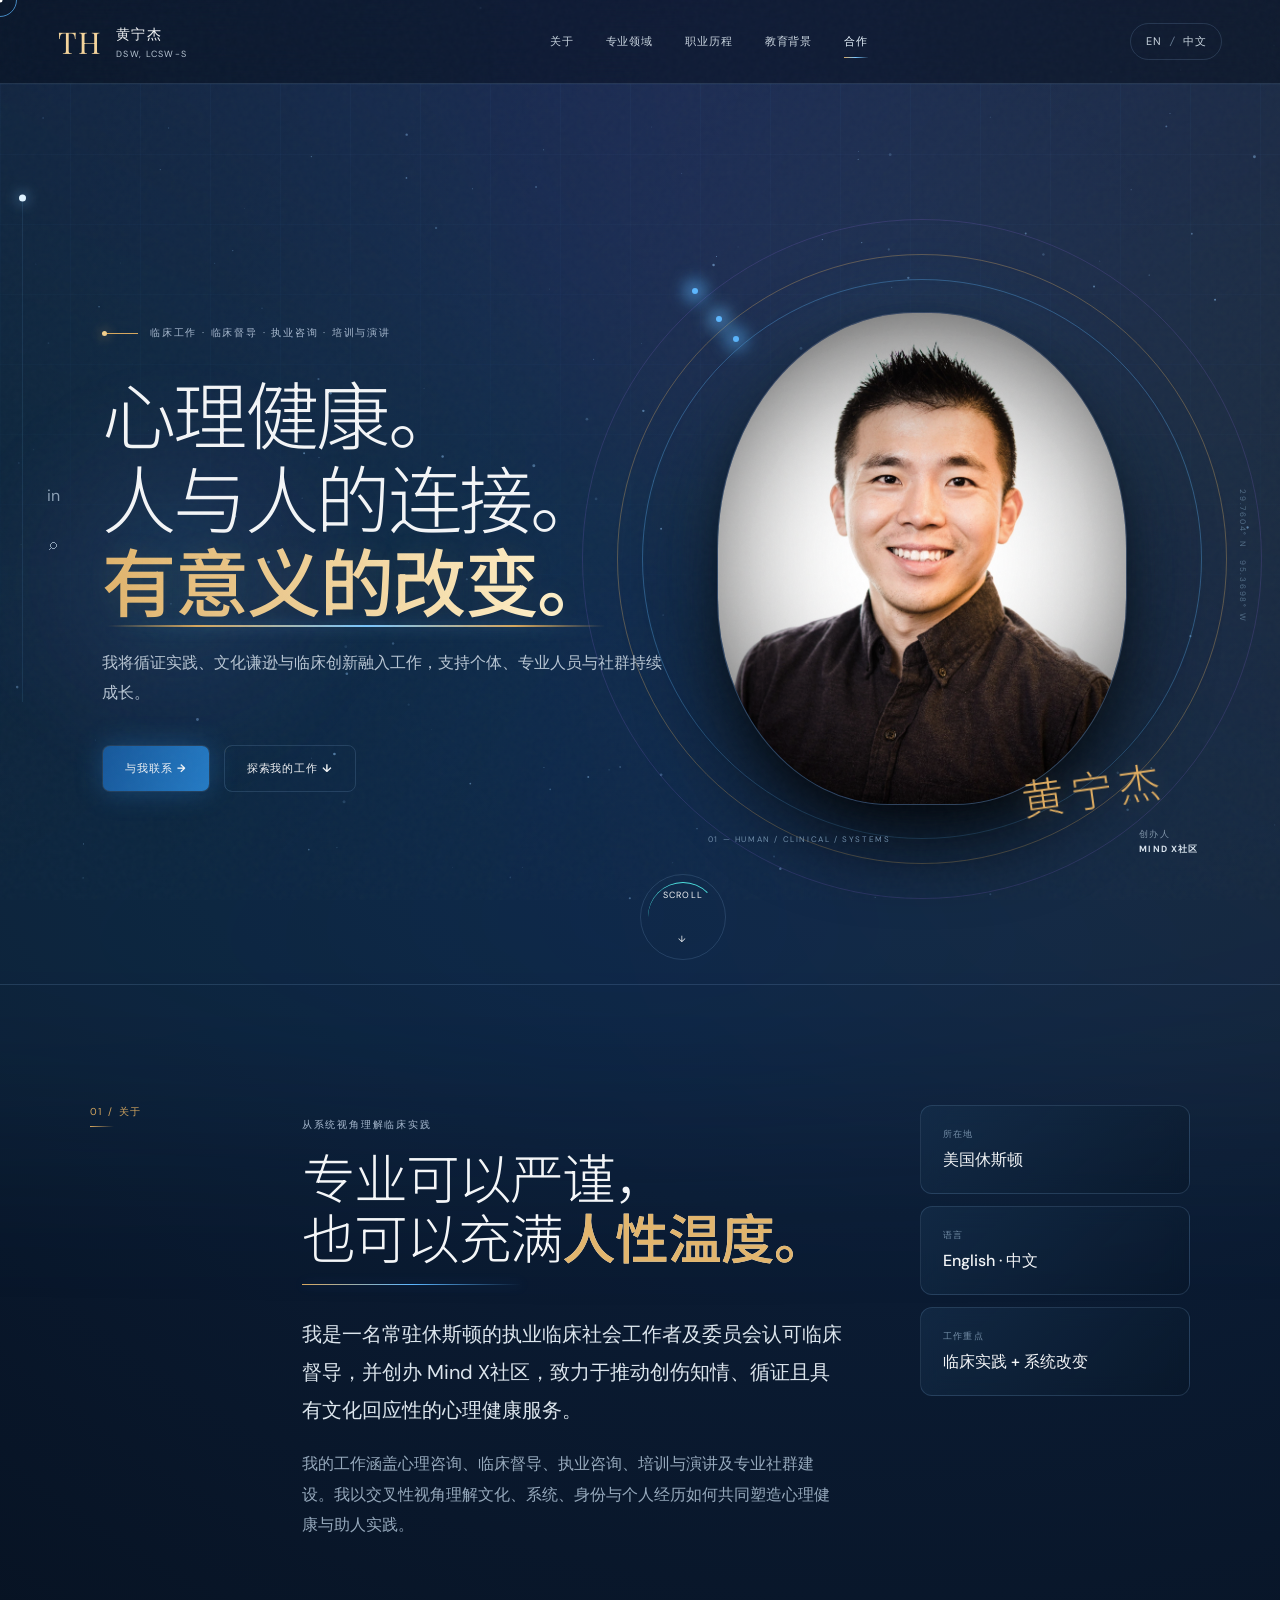
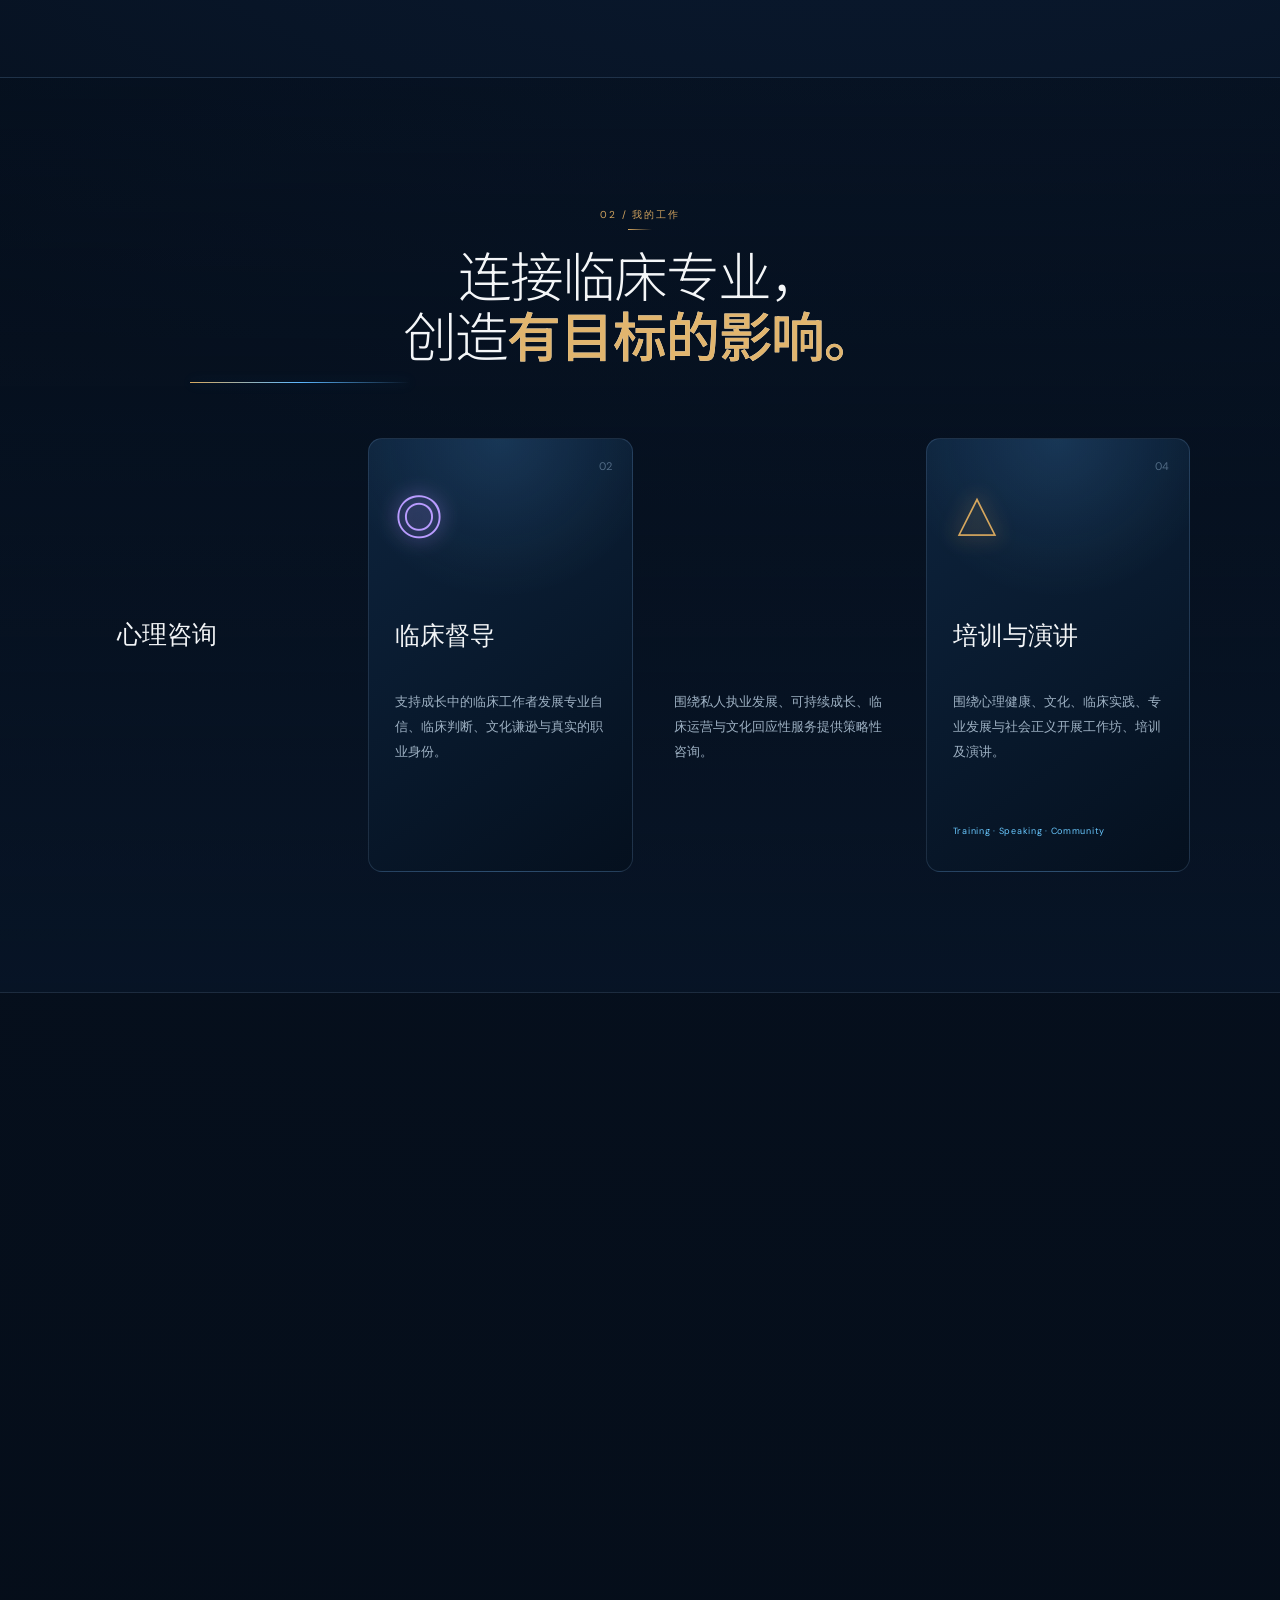
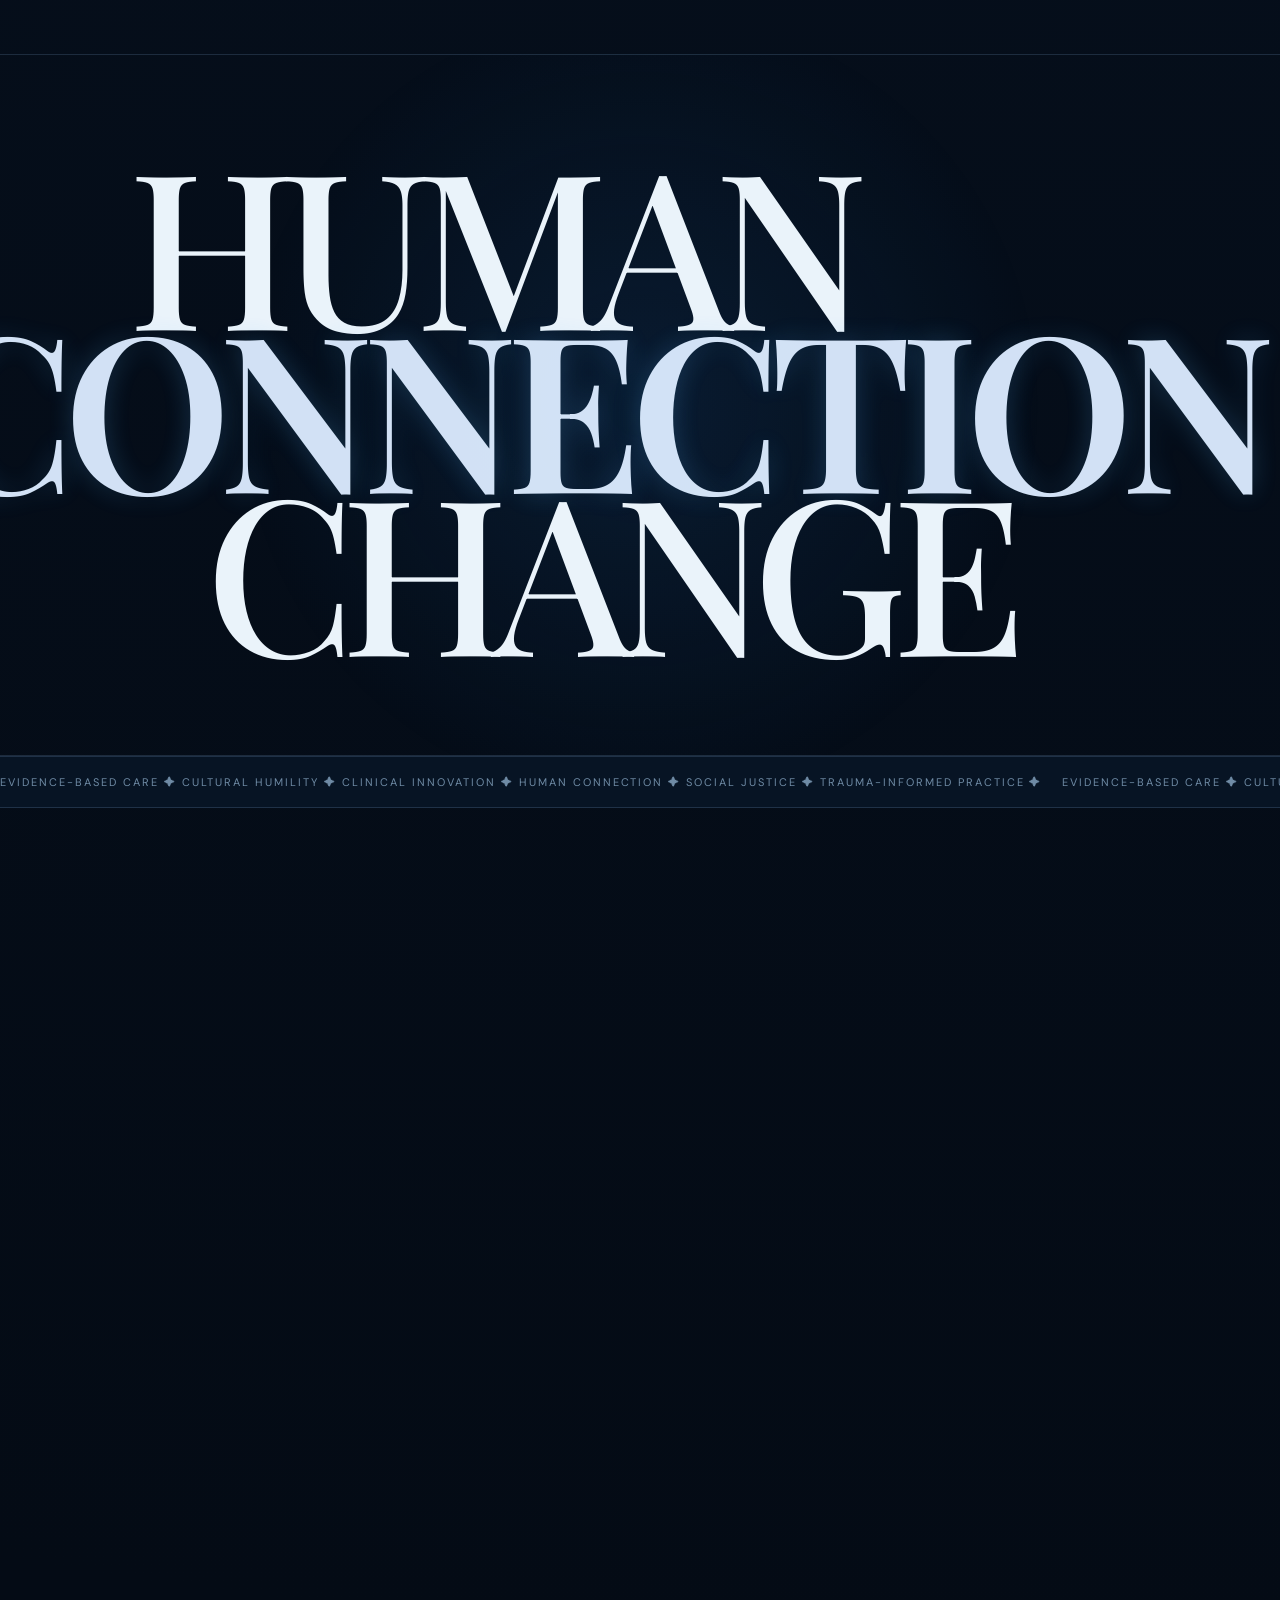
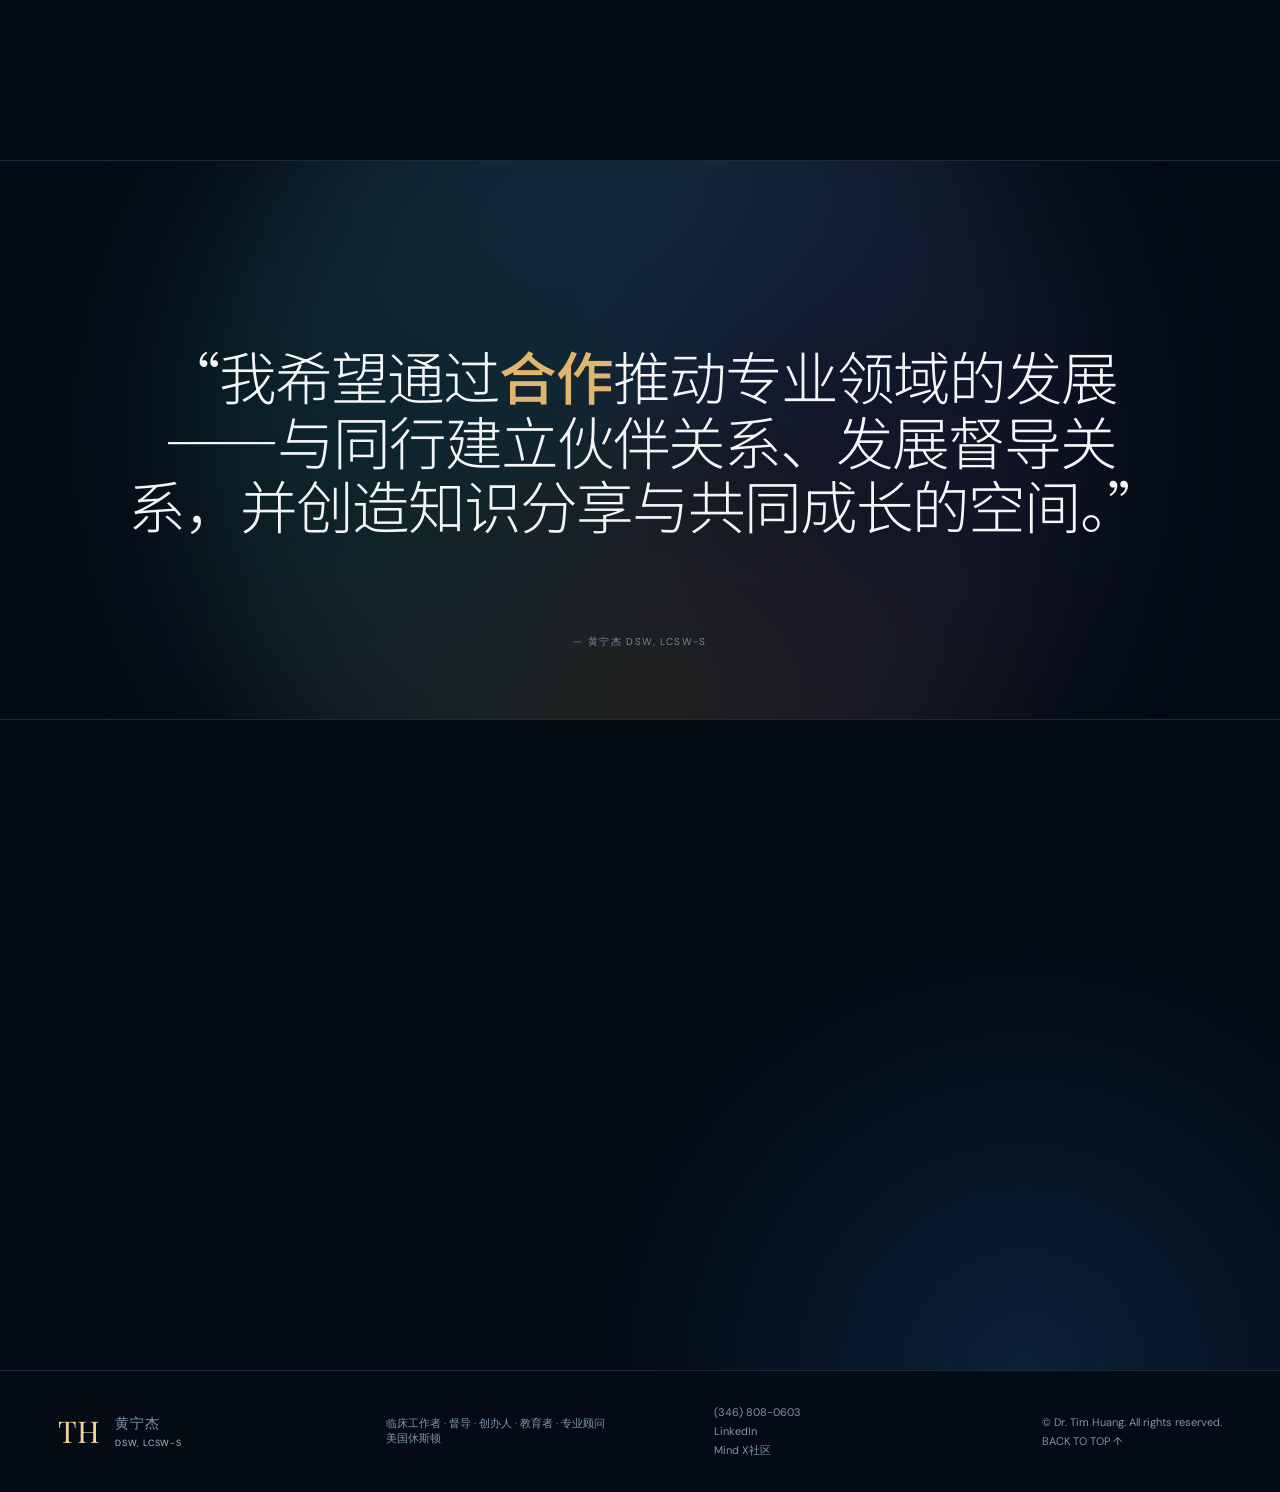
<file: zh.html>
<!doctype html><html lang="zh-CN"><head><meta charset="utf-8"><meta name="viewport" content="width=device-width,initial-scale=1"><title>黄宁杰 DSW, LCSW-S</title><meta name="description" content="黄宁杰 DSW, LCSW-S：临床工作者、督导、创办人、教育者与专业顾问。"><meta name="theme-color" content="#07111f"><meta name="robots" content="index,follow"><meta property="og:type" content="profile"><meta property="og:title" content="黄宁杰 Tim Huang, DSW, LCSW-S"><meta property="og:image" content="assets/tim-huang-profile.jpg"><meta name="twitter:card" content="summary_large_image"><link rel="alternate" hreflang="zh-CN" href="zh.html"><link rel="alternate" hreflang="zh-CN" href="zh.html"><link rel="stylesheet" href="style.css?v=signature-v4-7"><link rel="stylesheet" href="motion.css?v=48-mobile-contact"><link rel="stylesheet" href="v5.css?v=signature-v5"></head><body><div class="preloader" aria-hidden="true"><div class="preloader-mark">TH</div><div class="preloader-line"><i></i></div></div><div class="noise"></div><div class="cursor-label">VIEW</div>
<canvas id="stars" aria-hidden="true"></canvas><div class="cursor-dot"></div><div class="cursor-ring"></div><div class="progress"></div>
<header class="nav"><a class="brand magnetic" href="#top"><span class="monogram">TH</span><span>黄宁杰<small>DSW, LCSW-S</small></span></a><nav><a href="#about">关于</a><a href="#expertise">专业领域</a><a href="#journey">职业历程</a><a href="#education">教育背景</a><a href="#contact">合作</a></nav><a class="lang magnetic" href="index.html">EN <i>/</i> 中文</a></header>
<main id="top">
<section class="hero"><div class="hero-grid"></div><div class="hero-coordinates">29.7604° N &nbsp; 95.3698° W</div><div class="hero-copy" data-reveal><div class="kicker"><span></span>临床工作 · 临床督导 · 执业咨询 · 培训与演讲</div><h1><span class="hero-line">心理健康。</span><br><span class="hero-line">人与人的连接。</span><br><em class="hero-line hero-accent">有意义的改变。</em></h1><p>我将循证实践、文化谦逊与临床创新融入工作，支持个体、专业人员与社群持续成长。</p><div class="actions"><a class="btn primary magnetic" href="#contact">与我联系 <b>→</b></a><a class="btn ghost magnetic" href="#journey">探索我的工作 <b>↓</b></a></div></div>
<div class="portrait-stage" data-reveal><div class="orbit o1"></div><div class="orbit o2"></div><div class="orbit o3"></div><div class="portrait-glow"></div><div class="portrait-index">01 — HUMAN / CLINICAL / SYSTEMS</div><div class="portrait-wrap"><img src="assets/tim-huang-profile.jpg" alt="黄宁杰 DSW, LCSW-S"></div><div class="signature zh-signature">黄宁杰</div><div class="founder">创办人<br><b>MIND X社区</b></div></div>
<div class="social-rail"><a href="https://www.linkedin.com/in/drtimhuang" aria-label="LinkedIn">in</a><a href="tel:+13468080603" aria-label="Phone">⌕</a></div><a class="scroll-cue" href="#about"><span>SCROLL</span><i>↓</i></a></section>
<section id="about" class="intro section"><div class="section-tag" data-reveal>01 / 关于</div><div class="intro-copy" data-reveal><p class="eyebrow">从系统视角理解临床实践</p><h2>专业可以严谨，<br>也可以充满<em>人性温度。</em></h2><p class="big">我是一名常驻休斯顿的执业临床社会工作者及委员会认可临床督导，并创办 Mind X社区，致力于推动创伤知情、循证且具有文化回应性的心理健康服务。</p><p>我的工作涵盖心理咨询、临床督导、执业咨询、培训与演讲及专业社群建设。我以交叉性视角理解文化、系统、身份与个人经历如何共同塑造心理健康与助人实践。</p></div><div class="about-side" data-reveal><div class="glass-card"><span>所在地</span><b>美国休斯顿</b></div><div class="glass-card"><span>语言</span><b>English · 中文</b></div><div class="glass-card"><span>工作重点</span><b>临床实践 + 系统改变</b></div></div></section>
<section id="expertise" class="expertise section"><div class="section-head" data-reveal><p>02 / 我的工作</p><h2>连接临床专业，<br>创造<em>有目标的影响。</em></h2></div><div class="expert-grid">
<article class="feature-card tilt" data-reveal><div class="icon brain">◌</div><span>01</span><h3>心理咨询</h3><p>为经历焦虑、抑郁、创伤、哀伤、职业倦怠、人生转变与跨文化适应的成年人提供循证、创伤知情的心理咨询。</p><div class="tags">CBT · ACT · DBT · EMDR · MI · IFS</div></article>
<article class="feature-card tilt" data-reveal><div class="icon">◎</div><span>02</span><h3>临床督导</h3><p>支持成长中的临床工作者发展专业自信、临床判断、文化谦逊与真实的职业身份。</p><div class="tags">Reflection · Growth · Integrity</div></article>
<article class="feature-card tilt" data-reveal><div class="icon">◇</div><span>03</span><h3>执业咨询</h3><p>围绕私人执业发展、可持续成长、临床运营与文化回应性服务提供策略性咨询。</p><div class="tags">Strategy · Practice · Innovation</div></article>
<article class="feature-card tilt" data-reveal><div class="icon">△</div><span>04</span><h3>培训与演讲</h3><p>围绕心理健康、文化、临床实践、专业发展与社会正义开展工作坊、培训及演讲。</p><div class="tags">Training · Speaking · Community</div></article></div></section>
<section id="journey" class="journey section"><div class="journey-intro" data-reveal><p>03 / 职业历程</p><h2>一条关于服务<br>与<em>成长</em>的道路。</h2><p>移动或点击时间轴，探索部分职业章节。</p><button class="timeline-toggle magnetic" type="button">展开详情 ↗</button></div><div class="timeline" data-reveal><div class="timeline-line"><i></i></div>
<button class="milestone" data-year="2015" data-title="NO/AIDS Task Force" data-detail="Social Work Intern / Case Manager — strengths-based biopsychosocial assessment, health education, care coordination, benefits navigation, and recovery support."><span>2015</span><b>Case Manager</b><small>NO/AIDS Task Force</small></button>
<button class="milestone" data-year="2016" data-title="Park Manor of Westchase" data-detail="社会服务部主任 — led social services operations, interdisciplinary care planning, advocacy, discharge coordination, staff consultation, and MSW field supervision."><span>2016</span><b>社会服务部主任</b><small>Park Manor</small></button>
<button class="milestone" data-year="2018" data-title="Private Practice" data-detail="心理治疗师 — telehealth assessment and treatment for anxiety, depression, trauma, grief, self-development, life transitions, and cross-cultural adaptation."><span>2018</span><b>心理治疗师</b><small>Private Practice</small></button>
<button class="milestone" data-year="2021" data-title="Tulane University" data-detail="兼职讲师 — taught SOWK 2510 Making Meaning of Trauma, examining traumatic suffering and the role of spirituality and faith."><span>2021</span><b>兼职讲师</b><small>Tulane University</small></button>
<button class="milestone active" data-year="2022" data-title="Mind X社区" data-detail="创办人 / 临床工作者 — directing a psychotherapy collective while providing psychotherapy, clinical supervision, practice consultation, and building a global professional support network."><span>2022</span><b>创办人 / 临床工作者</b><small>Mind X社区</small></button>
<div class="timeline-detail"><span>2022</span><h3>Mind X社区</h3><p>创办人 / 临床工作者 — directing a psychotherapy collective while providing psychotherapy, clinical supervision, practice consultation, and building a global professional support network.</p></div></div></section>
<section class="interlude"><div class="interlude-word">HUMAN</div><div class="interlude-word outline">CONNECTION</div><div class="interlude-word">CHANGE</div></section><section class="principles"><div class="marquee"><span>EVIDENCE-BASED CARE ✦ CULTURAL HUMILITY ✦ CLINICAL INNOVATION ✦ HUMAN CONNECTION ✦ SOCIAL JUSTICE ✦ TRAUMA-INFORMED PRACTICE ✦ </span><span>EVIDENCE-BASED CARE ✦ CULTURAL HUMILITY ✦ CLINICAL INNOVATION ✦ HUMAN CONNECTION ✦ SOCIAL JUSTICE ✦ TRAUMA-INFORMED PRACTICE ✦ </span></div></section>
<section id="education" class="education section"><div class="section-head" data-reveal><p>04 / 教育背景</p><h2>植根社会工作、<br>创伤研究与<em>韧性。</em></h2></div><div class="degree-stack">
<article class="degree" data-reveal><span>2021</span><div><h3>社会工作博士</h3><p>杜兰大学 · 社会工作</p></div><b>DSW</b></article><article class="degree" data-reveal><span>2016</span><div><h3>理学硕士</h3><p>杜兰大学 · 灾害韧性领导力</p></div><b>MS</b></article><article class="degree" data-reveal><span>2015</span><div><h3>社会工作硕士</h3><p>杜兰大学社会工作学院 · 灾害心理健康与创伤研究</p></div><b>MSW</b></article><article class="degree" data-reveal><span>2014</span><div><h3>理学学士</h3><p>杜兰大学 · 心理学</p></div><b>BS</b></article></div></section>
<section class="manifesto"><div class="manifesto-orb"></div><p data-reveal>“我希望通过<em>合作</em>推动专业领域的发展——与同行建立伙伴关系、发展督导关系，并创造知识分享与共同成长的空间。”</p><span>— 黄宁杰 DSW, LCSW-S</span></section>
<section id="contact" class="contact section"><div class="contact-copy" data-reveal><p>05 / 合作</p><h2>一起创造<br><em>有意义的影响。</em></h2><p>欢迎临床工作者、机构与社群与我交流合作、执业咨询、培训与演讲及心理健康创新。</p></div><div class="contact-panel tilt" data-reveal><span>开始交流</span><a class="phone magnetic" href="tel:+13468080603">(346) 808-0603 <b>↗</b></a><button class="copy magnetic" data-copy="(346) 808-0603">复制电话号码</button><a href="https://www.linkedin.com/in/drtimhuang">LinkedIn /drtimhuang ↗</a><small class="copy-status"></small></div></section>
</main><footer><a class="brand" href="#top"><span class="monogram">TH</span><span>黄宁杰<small>DSW, LCSW-S</small></span></a><p>临床工作者 · 督导 · 创办人 · 教育者 · 专业顾问<br>美国休斯顿</p><div><a href="tel:+13468080603">(346) 808-0603</a><a href="https://www.linkedin.com/in/drtimhuang">LinkedIn</a><a href="https://www.mindx.us">Mind X社区</a></div><div class="footer-end"><span>© Dr. Tim Huang. All rights reserved.</span><a href="#top">BACK TO TOP ↑</a></div></footer><script src="main.js?v=48-mobile-contact"></script><script src="v5.js?v=signature-v5"></script></body></html>
</file>
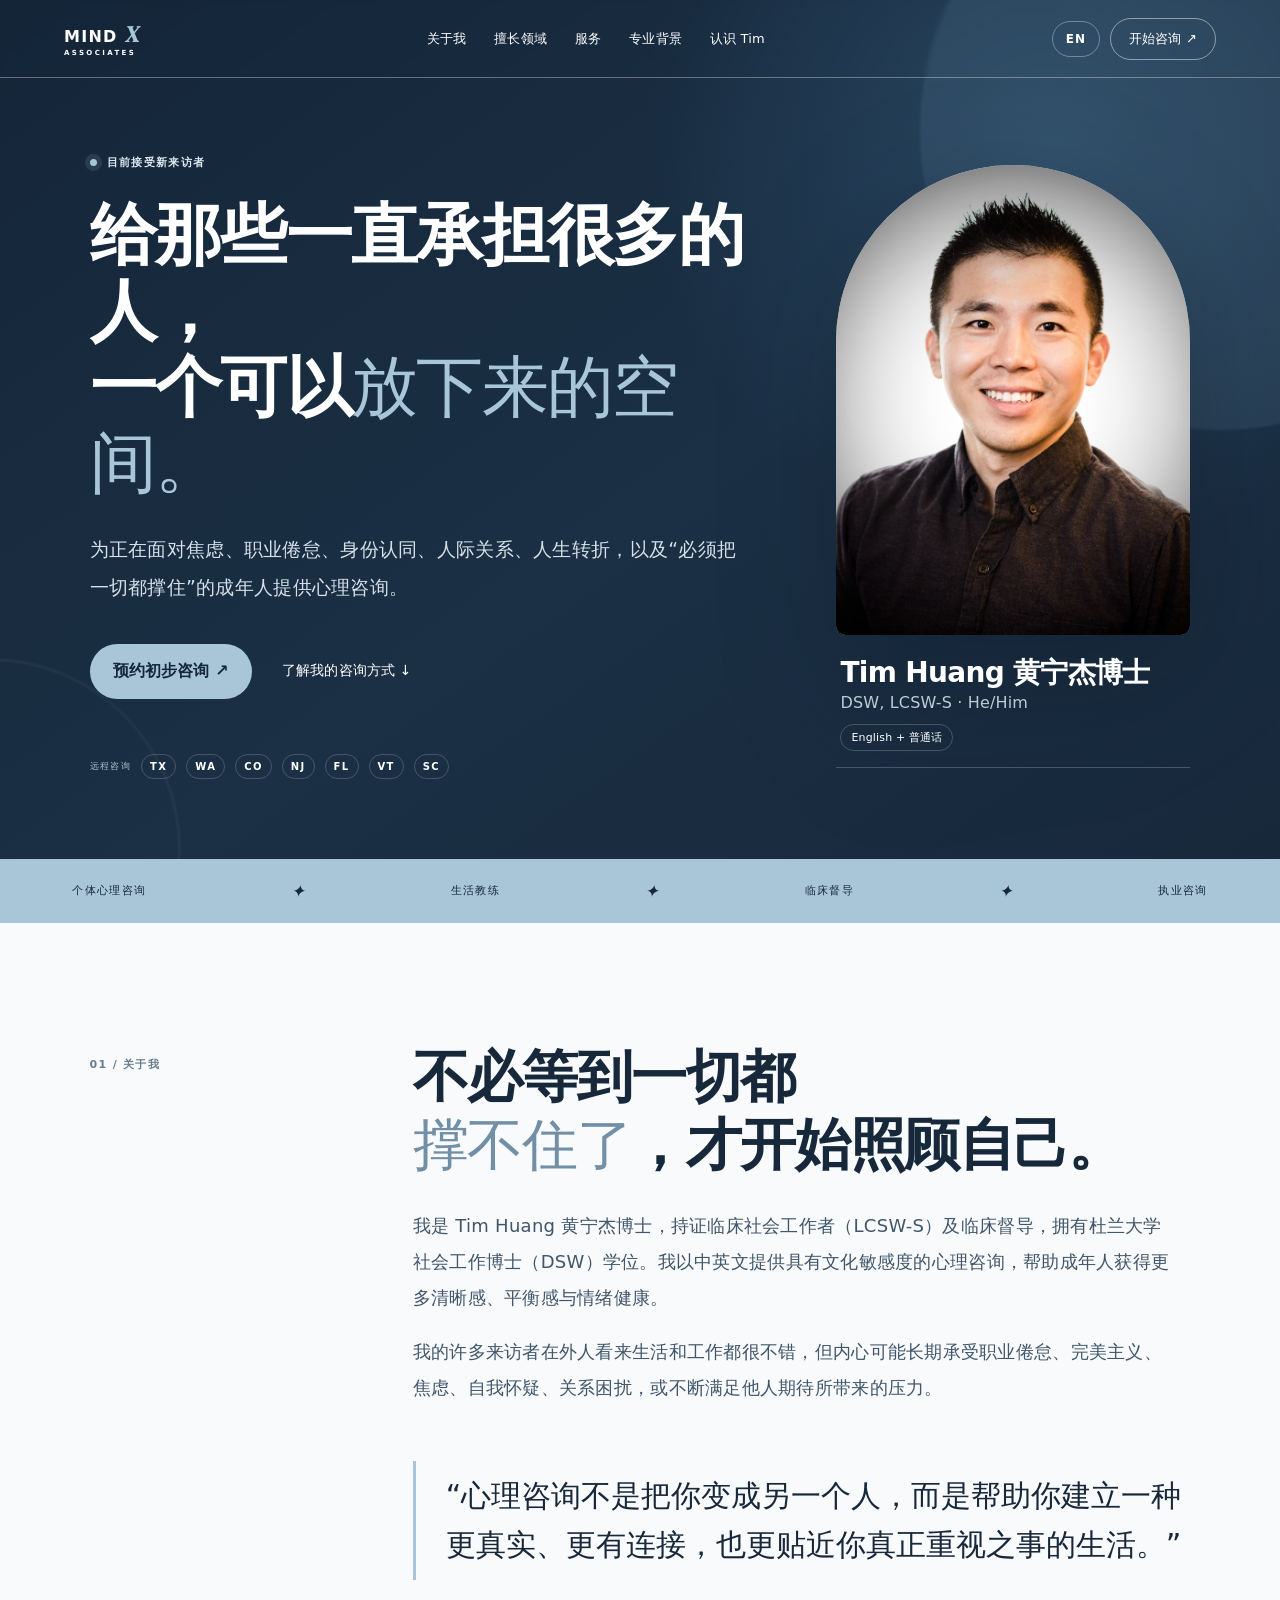
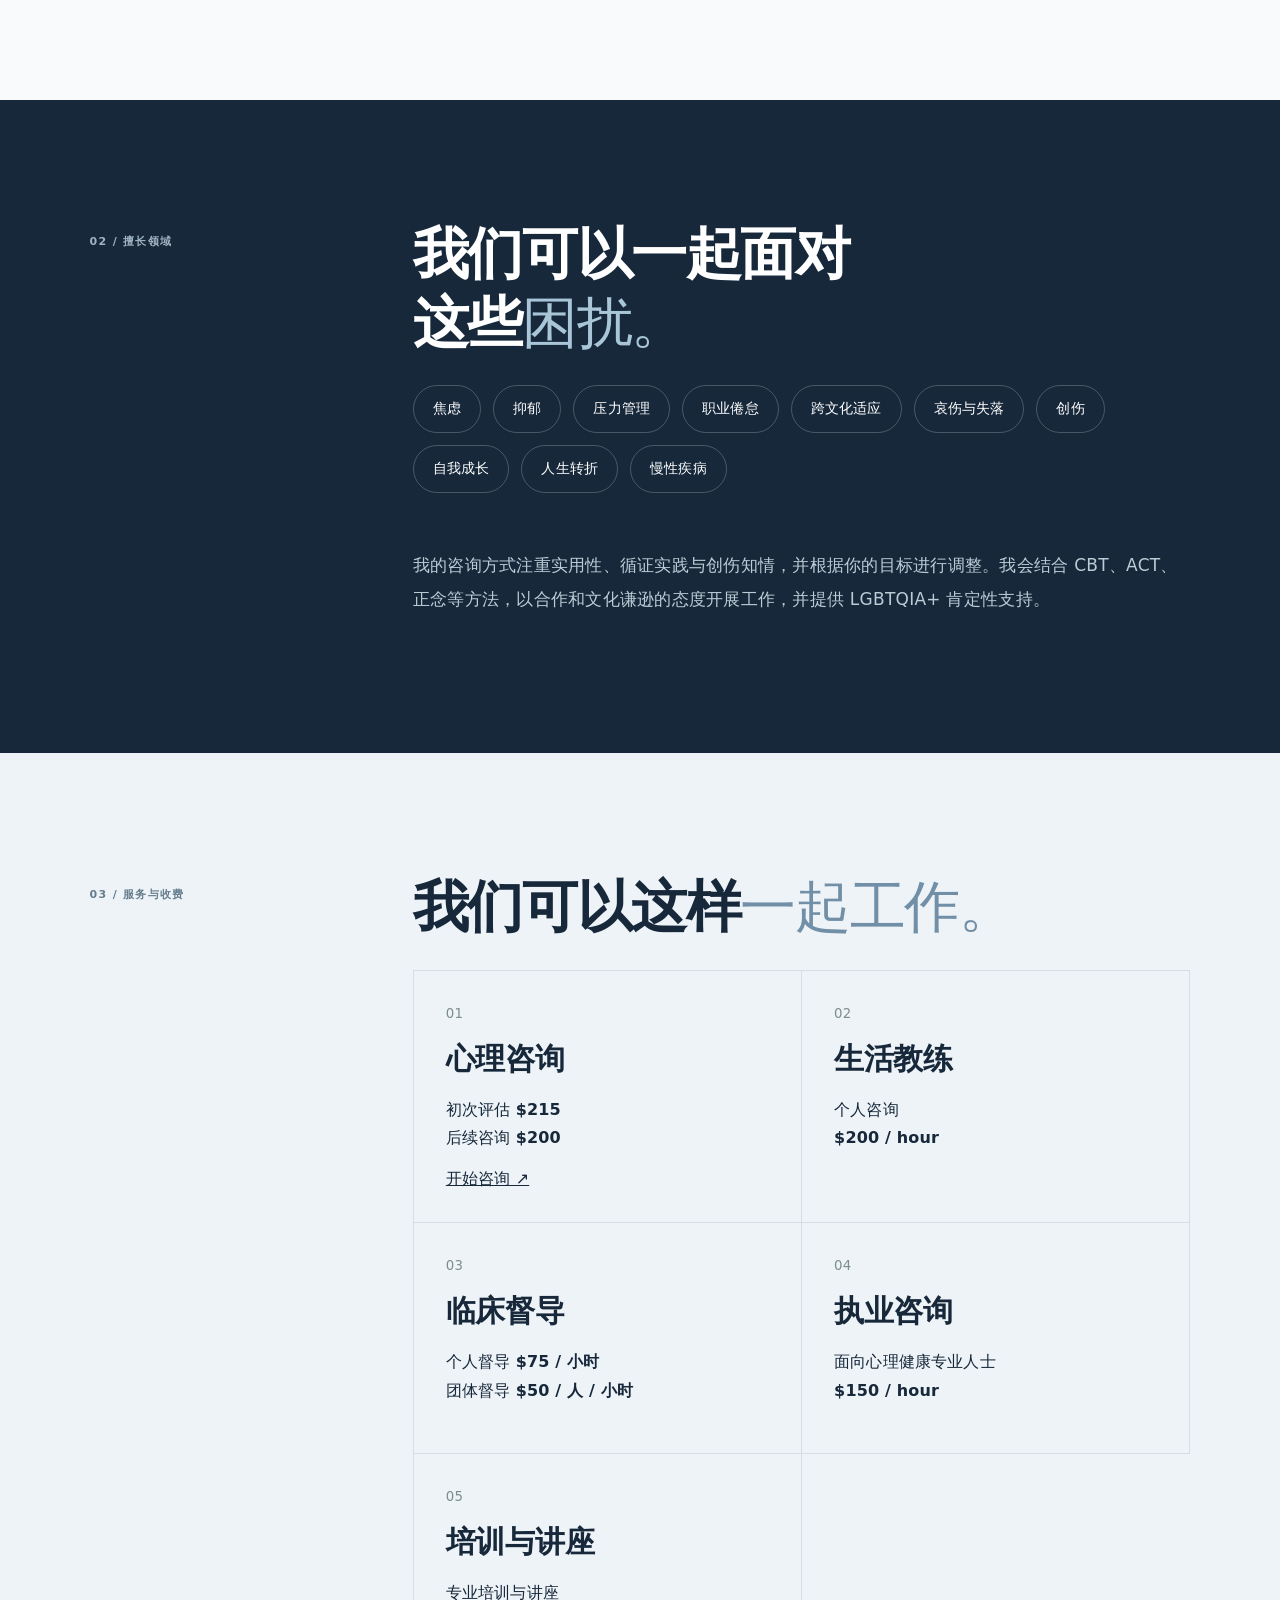
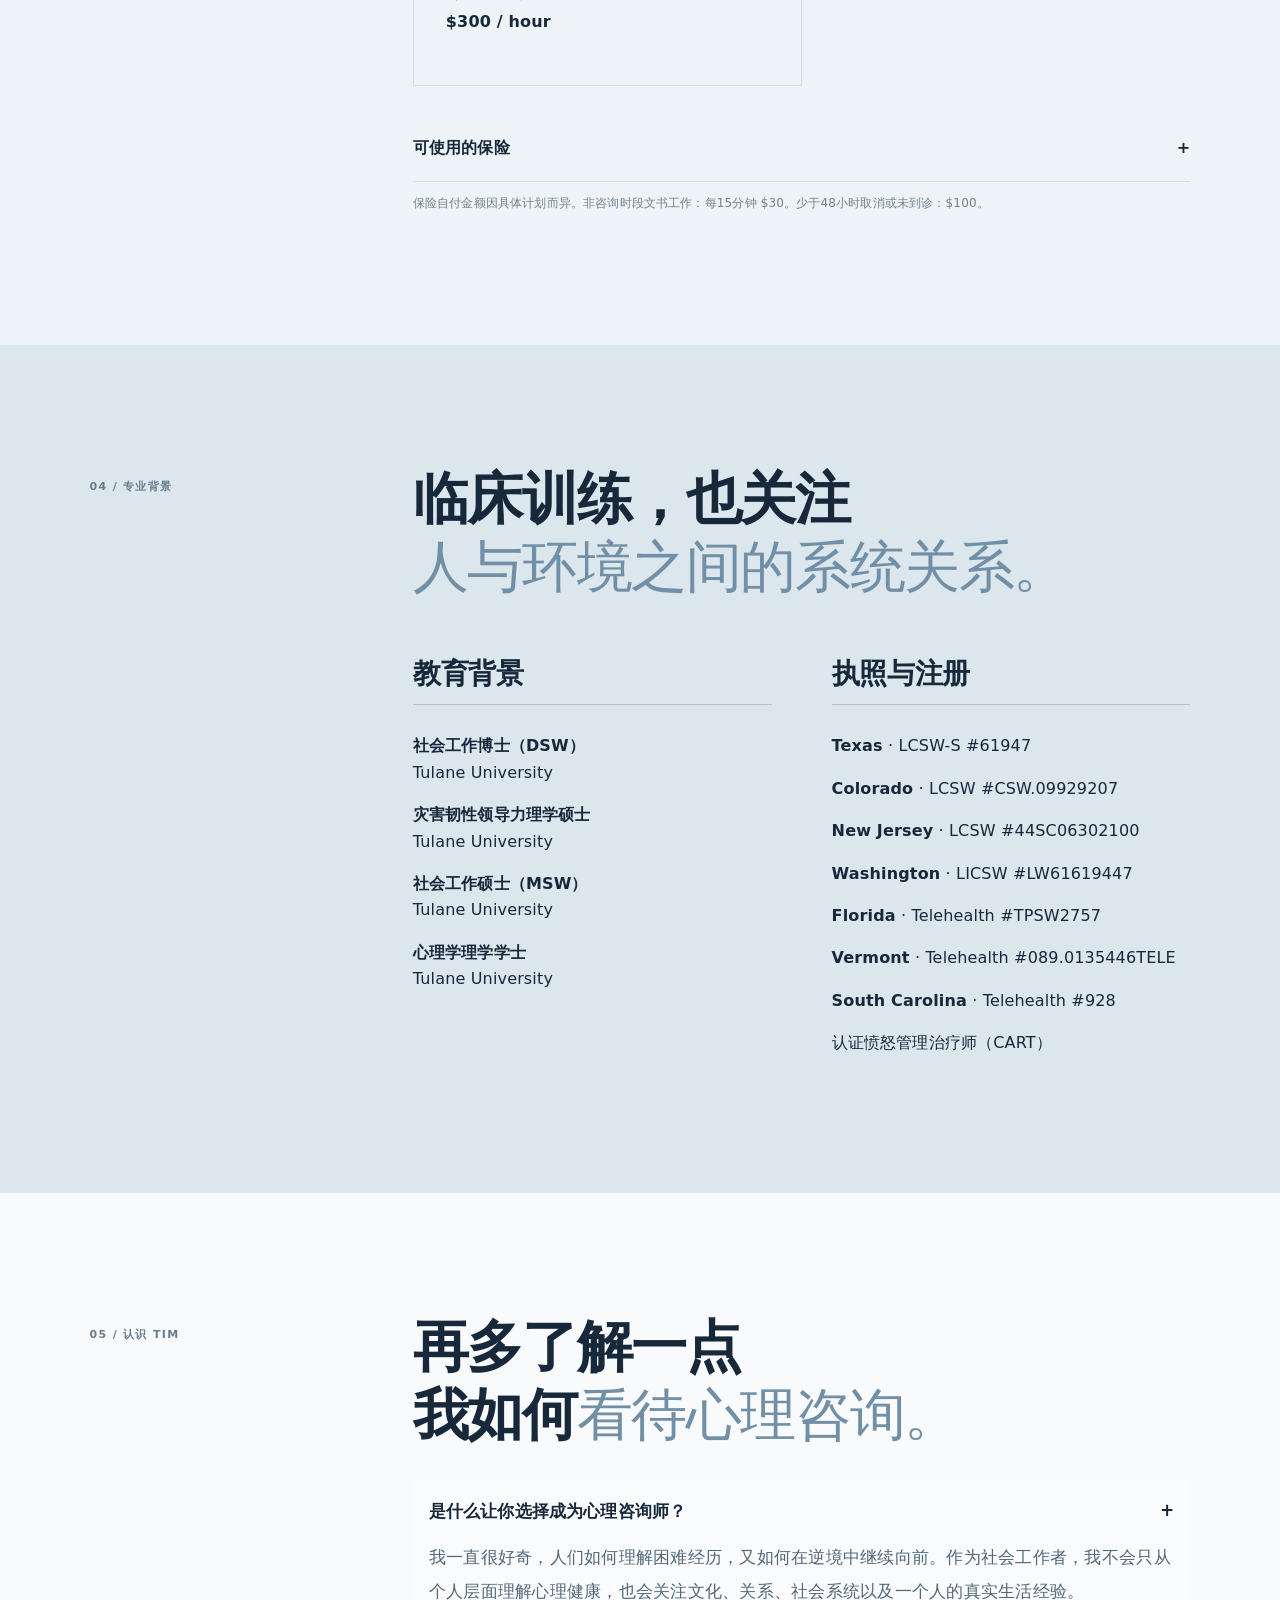
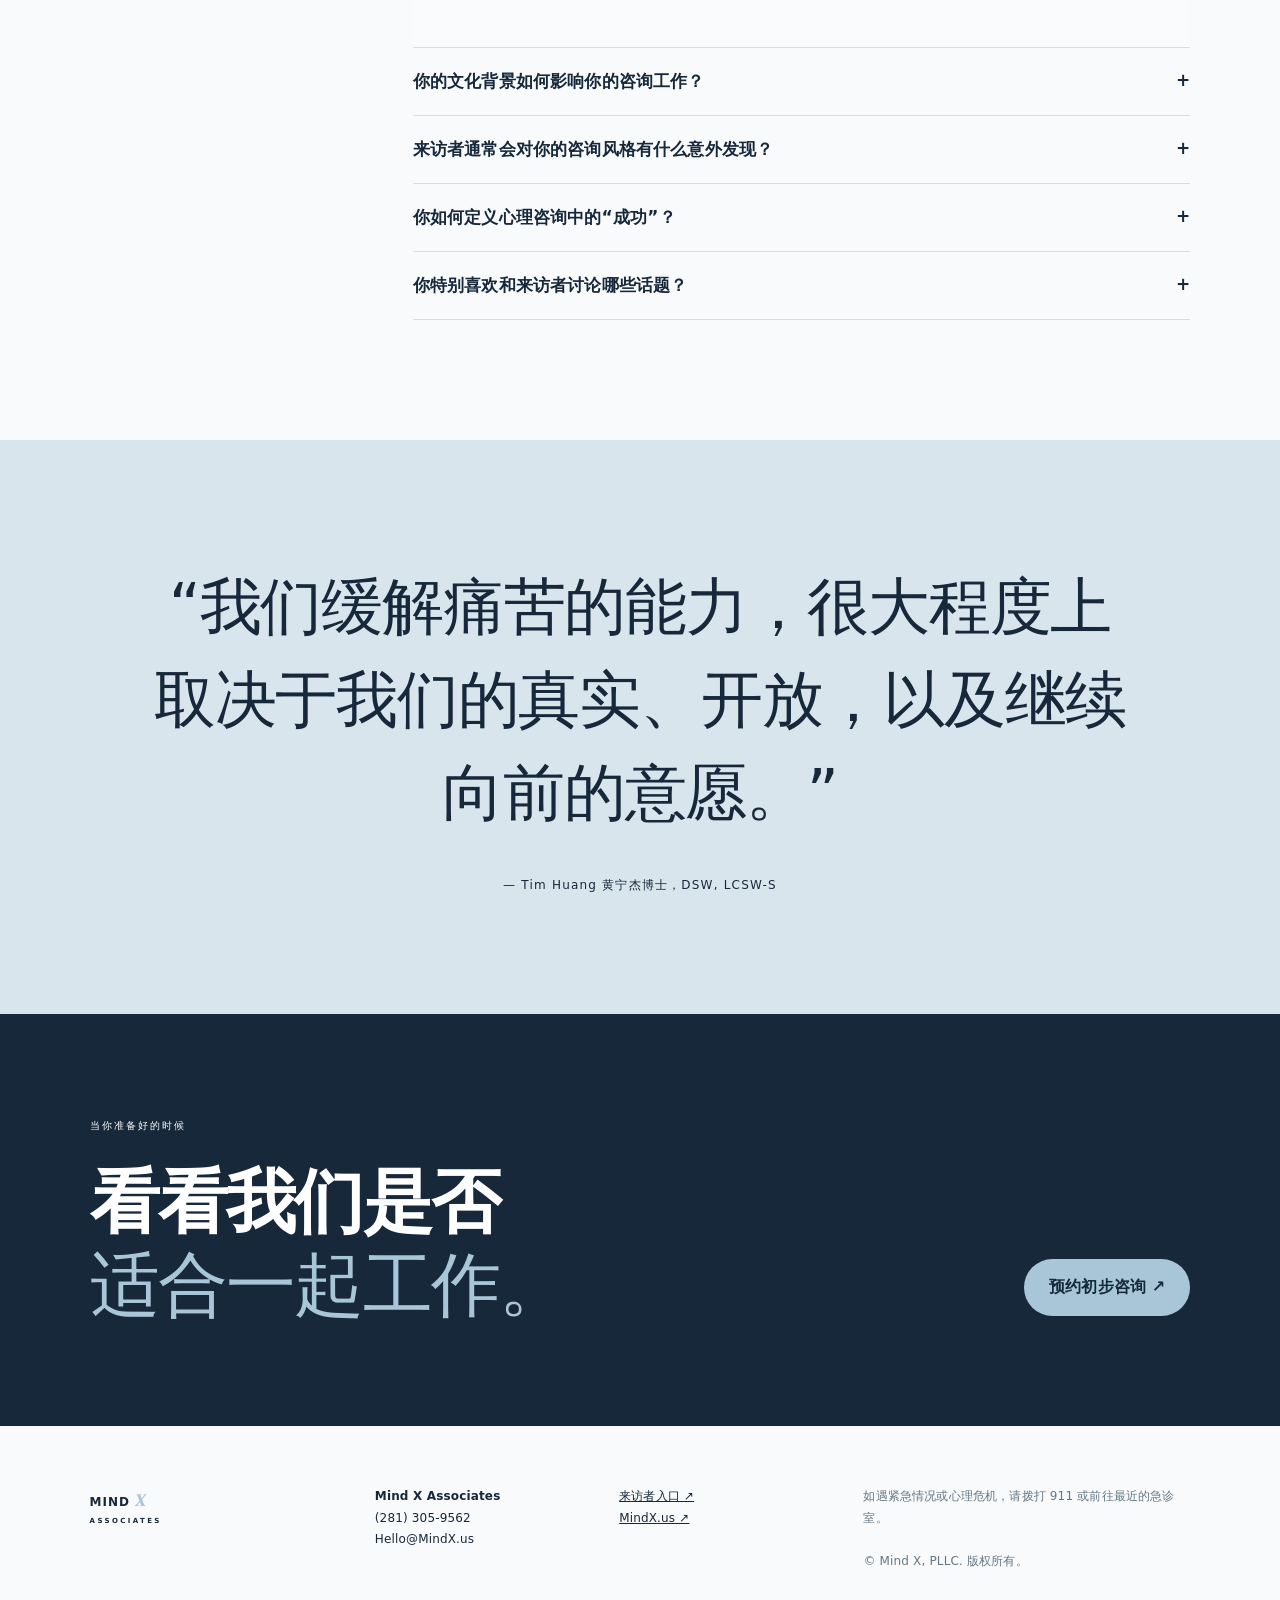
<file: tim-huang/zh.html>
<!doctype html><html lang="zh-CN"><head><meta charset="utf-8"><meta name="viewport" content="width=device-width,initial-scale=1"><title>Tim Huang 黄宁杰博士，DSW, LCSW-S | Mind X Associates</title><meta name="description" content="Tim Huang 黄宁杰博士提供中文与英文心理咨询、生活教练、临床督导及执业咨询服务。"><meta name="theme-color" content="#17283b"><link rel="stylesheet" href="style.css"><script type="application/ld+json">{"@context":"https://schema.org","@type":"Person","name":"Tim Huang 黄宁杰博士","honorificSuffix":"DSW, LCSW-S","jobTitle":"持证临床社会工作者及临床督导","worksFor":{"@type":"Organization","name":"Mind X Associates","url":"https://www.mindx.us"},"knowsLanguage":["English","Mandarin Chinese"],"url":"https://www.mindx.us/tim-huang"}</script></head><body>
<header class="nav"><a class="brand" href="#top">MIND <i>X</i><span>ASSOCIATES</span></a><nav><a href="#about">关于我</a><a href="#work">擅长领域</a><a href="#services">服务</a><a href="#credentials">专业背景</a><a href="#faq">认识 Tim</a></nav><div class="nav-actions"><a class="lang-toggle active" href="index.html" aria-label="Switch to English">EN</a><a class="navcta" href="https://www.mindx.us/zh/get-started">开始咨询 ↗</a></div></header>
<main id="top"><section class="hero"><div class="orb one"></div><div class="orb two"></div><div class="hero-copy reveal"><div class="eyebrow"><span></span> 目前接受新来访者</div><h1>给那些一直承担很多的人，<br>一个可以<em>放下来的空间。</em></h1><p class="lede">为正在面对焦虑、职业倦怠、身份认同、人际关系、人生转折，以及“必须把一切都撑住”的成年人提供心理咨询。</p><div class="actions"><a class="primary" href="https://www.mindx.us/get-started">预约初步咨询 <b>↗</b></a><a class="textlink" href="#about">了解我的咨询方式 ↓</a></div><div class="states">远程咨询 <b>TX</b><b>WA</b><b>CO</b><b>NJ</b><b>FL</b><b>VT</b><b>SC</b></div></div><div class="hero-card reveal"><div class="portrait"><img src="assets/tim-huang-profile.jpg" alt="Tim Huang 黄宁杰博士，DSW, LCSW-S" loading="eager"></div><div class="identity"><h2>Tim Huang 黄宁杰博士</h2><p>DSW, LCSW-S · He/Him</p><span>English + 普通话</span></div></div></section>
<section class="ticker"><span>个体心理咨询</span><i>✦</i><span>生活教练</span><i>✦</i><span>临床督导</span><i>✦</i><span>执业咨询</span></section>
<section id="about" class="about section"><div class="section-label">01 / 关于我</div><div><h2>不必等到一切都<br><em>撑不住了</em>，才开始照顾自己。</h2><p>我是 Tim Huang 黄宁杰博士，持证临床社会工作者（LCSW-S）及临床督导，拥有杜兰大学社会工作博士（DSW）学位。我以中英文提供具有文化敏感度的心理咨询，帮助成年人获得更多清晰感、平衡感与情绪健康。</p><p>我的许多来访者在外人看来生活和工作都很不错，但内心可能长期承受职业倦怠、完美主义、焦虑、自我怀疑、关系困扰，或不断满足他人期待所带来的压力。</p><blockquote>“心理咨询不是把你变成另一个人，而是帮助你建立一种更真实、更有连接，也更贴近你真正重视之事的生活。”</blockquote></div></section>
<section id="work" class="dark section"><div class="section-label">02 / 擅长领域</div><div><h2>我们可以一起面对<br>这些<em>困扰。</em></h2><div class="chips"><span>焦虑</span><span>抑郁</span><span>压力管理</span><span>职业倦怠</span><span>跨文化适应</span><span>哀伤与失落</span><span>创伤</span><span>自我成长</span><span>人生转折</span><span>慢性疾病</span></div><p class="approach">我的咨询方式注重实用性、循证实践与创伤知情，并根据你的目标进行调整。我会结合 CBT、ACT、正念等方法，以合作和文化谦逊的态度开展工作，并提供 LGBTQIA+ 肯定性支持。</p></div></section>
<section id="services" class="services section"><div class="section-label">03 / 服务与收费</div><div><h2>我们可以这样<em>一起工作。</em></h2><div class="service-grid"><article><small>01</small><h3>心理咨询</h3><p>初次评估 <b>$215</b><br>后续咨询 <b>$200</b></p><a href="https://www.mindx.us/get-started">开始咨询 ↗</a></article><article><small>02</small><h3>生活教练</h3><p>个人咨询<br><b>$200 / hour</b></p></article><article><small>03</small><h3>临床督导</h3><p>个人督导 <b>$75 / 小时</b><br>团体督导 <b>$50 / 人 / 小时</b></p></article><article><small>04</small><h3>执业咨询</h3><p>面向心理健康专业人士<br><b>$150 / hour</b></p></article><article><small>05</small><h3>培训与讲座</h3><p>专业培训与讲座<br><b>$300 / hour</b></p></article></div><details><summary>可使用的保险 <span>+</span></summary><p>Aetna · Allied Benefit Systems – Aetna · AllSavers UHC · Blue Cross Blue Shield of Massachusetts · Curative Health Plan · Harvard Pilgrim · Health Plans Inc. · Meritain · Nippon · Oscar · Oxford Health Plans · Surest · UHC Student Resources · UMR · United Healthcare Shared Services · UnitedHealthcare · UnitedHealthcare Global · CuraLinc Healthcare EAP · Lyra Health EAP</p></details><p class="fine">保险自付金额因具体计划而异。非咨询时段文书工作：每15分钟 $30。少于48小时取消或未到诊：$100。</p></div></section>
<section id="credentials" class="credentials section"><div class="section-label">04 / 专业背景</div><div><h2>临床训练，也关注<br><em>人与环境之间的系统关系。</em></h2><div class="cols"><div><h3>教育背景</h3><p><b>社会工作博士（DSW）</b><br>Tulane University</p><p><b>灾害韧性领导力理学硕士</b><br>Tulane University</p><p><b>社会工作硕士（MSW）</b><br>Tulane University</p><p><b>心理学理学学士</b><br>Tulane University</p></div><div><h3>执照与注册</h3><p><b>Texas</b> · LCSW-S #61947</p><p><b>Colorado</b> · LCSW #CSW.09929207</p><p><b>New Jersey</b> · LCSW #44SC06302100</p><p><b>Washington</b> · LICSW #LW61619447</p><p><b>Florida</b> · Telehealth #TPSW2757</p><p><b>Vermont</b> · Telehealth #089.0135446TELE</p><p><b>South Carolina</b> · Telehealth #928</p><p>认证愤怒管理治疗师（CART）</p></div></div></div></section>
<section id="faq" class="faq section"><div class="section-label">05 / 认识 TIM</div><div><h2>再多了解一点<br>我如何<em>看待心理咨询。</em></h2><details open><summary>是什么让你选择成为心理咨询师？<span>+</span></summary><p>我一直很好奇，人们如何理解困难经历，又如何在逆境中继续向前。作为社会工作者，我不会只从个人层面理解心理健康，也会关注文化、关系、社会系统以及一个人的真实生活经验。</p></details><details><summary>你的文化背景如何影响你的咨询工作？<span>+</span></summary><p>作为一名在不同文化环境中生活和工作的双语咨询师，我理解很多困扰无法与文化、家庭期待、移民经历、身份认同和归属感分开来看。我会带着好奇与谦逊去理解每个人独特的故事。</p></details><details><summary>来访者通常会对你的咨询风格有什么意外发现？<span>+</span></summary><p>我的咨询风格介于单纯支持和高度指导之间。我希望保持温和与共情，同时也会帮助来访者识别反复出现的模式、探索不容易面对的问题，并练习用新的方式回应生活中的挑战。</p></details><details><summary>你如何定义心理咨询中的“成功”？<span>+</span></summary><p>每个人对“成功”的定义都不同。我不会用生活是否变得轻松来衡量咨询效果，而更关注来访者是否越来越能够以符合自己价值和意义的方式回应生活。</p></details><details><summary>你特别喜欢和来访者讨论哪些话题？<span>+</span></summary><p>我很喜欢讨论意义、身份认同、关系、文化与个人成长。例如：除了我承担的责任之外，我是谁？什么对我真正重要？我希望怎样生活，而不仅仅是把日子撑过去？</p></details></div></section>
<section class="quote"><p>“我们缓解痛苦的能力，很大程度上取决于我们的真实、开放，以及继续向前的意愿。”</p><span>— Tim Huang 黄宁杰博士，DSW, LCSW-S</span></section>
<section class="final"><div><span>当你准备好的时候</span><h2>看看我们是否<br><em>适合一起工作。</em></h2></div><a href="https://www.mindx.us/get-started">预约初步咨询 ↗</a></section></main>
<footer><div class="brand">MIND <i>X</i><span>ASSOCIATES</span></div><div><b>Mind X Associates</b><br>(281) 305-9562<br>Hello@MindX.us</div><div><a href="https://mindx.sessionshealth.com">来访者入口 ↗</a><br><a href="https://www.mindx.us">MindX.us ↗</a></div><p>如遇紧急情况或心理危机，请拨打 911 或前往最近的急诊室。<br><br>© Mind X, PLLC. 版权所有。</p></footer><script src="main.js"></script></body></html>
</file>
<file: style.css>
@import url('https://fonts.googleapis.com/css2?family=DM+Sans:wght@300;400;500;600&family=Playfair+Display:ital,wght@0,500;1,500&family=Noto+Sans+SC:wght@300;400;500;600&display=swap');
:root{--bg:#06101e;--bg2:#09182b;--panel:rgba(11,29,51,.72);--line:rgba(141,184,225,.18);--text:#f3f5f7;--muted:#91a4ba;--blue:#5db7ff;--cyan:#4de2df;--gold:#d7a85f;--violet:#a879ff;--serif:'Playfair Display',Georgia,serif;--sans:'DM Sans','PingFang SC','Microsoft YaHei',sans-serif}*{box-sizing:border-box}html{scroll-behavior:smooth}body{margin:0;background:radial-gradient(circle at 70% 5%,#10284a 0,#06101e 30%,#040b15 75%);color:var(--text);font-family:var(--sans);overflow-x:hidden}a{color:inherit;text-decoration:none}button{font:inherit;color:inherit}.progress{position:fixed;z-index:100;top:0;left:0;height:2px;width:0;background:linear-gradient(90deg,var(--blue),var(--cyan),var(--gold));box-shadow:0 0 16px var(--blue)}#stars{position:fixed;inset:0;width:100%;height:100%;z-index:-1;opacity:.65}.cursor-dot,.cursor-ring{position:fixed;pointer-events:none;z-index:999;transform:translate(-50%,-50%);border-radius:50%}.cursor-dot{width:5px;height:5px;background:#fff}.cursor-ring{width:34px;height:34px;border:1px solid rgba(93,183,255,.7);transition:width .2s,height .2s,border-color .2s}.cursor-ring.hover{width:58px;height:58px;border-color:var(--gold)}.nav{height:84px;position:fixed;z-index:90;top:0;left:0;right:0;display:flex;align-items:center;padding:0 4.5vw;border-bottom:1px solid var(--line);background:rgba(4,11,21,.45);backdrop-filter:blur(18px);transition:.3s}.nav.scrolled{height:68px;background:rgba(4,11,21,.82)}.brand{display:flex;align-items:center;gap:14px;min-width:230px;font-family:var(--serif);letter-spacing:.08em}.brand .monogram{font-size:30px;color:#f4d49b}.brand>span:last-child{font-size:14px}.brand small{display:block;font-family:var(--sans);font-size:9px;color:#b9c7d5;margin-top:4px}.nav nav{display:flex;gap:2.5vw;margin:auto}.nav nav a,.lang{font-size:11px;letter-spacing:.08em;text-transform:uppercase;color:#c9d5e0;position:relative}.nav nav a:after{content:'';position:absolute;left:0;right:100%;bottom:-9px;height:1px;background:var(--blue);transition:.3s}.nav nav a:hover:after{right:0}.lang{border:1px solid var(--line);padding:10px 15px;border-radius:22px}.lang i{color:#657b92;margin:0 4px}.hero{min-height:100vh;position:relative;display:grid;grid-template-columns:1.05fr .95fr;align-items:center;padding:130px 8vw 80px;overflow:hidden}.hero-grid{position:absolute;inset:0;background-image:linear-gradient(rgba(93,183,255,.035) 1px,transparent 1px),linear-gradient(90deg,rgba(93,183,255,.035) 1px,transparent 1px);background-size:70px 70px;mask-image:linear-gradient(to bottom,black,transparent 80%)}.hero-copy{position:relative;z-index:4;max-width:700px}.kicker,.eyebrow{font-size:10px;letter-spacing:.18em;color:#a8bad0}.kicker span{display:inline-block;width:36px;height:1px;background:var(--gold);vertical-align:middle;margin-right:12px}.hero h1,.section h2,.manifesto p{font-family:var(--serif);font-weight:500}.hero h1{font-size:clamp(54px,5.8vw,94px);line-height:.98;margin:30px 0 28px;letter-spacing:-.035em}.hero h1 em,.section h2 em,.manifesto em,.contact h2 em{font-style:italic;color:#e1b56e}.hero-copy>p{max-width:610px;color:#b7c5d3;line-height:1.75;font-size:16px}.actions{display:flex;gap:14px;margin-top:36px}.btn{padding:15px 22px;border-radius:8px;font-size:11px;letter-spacing:.08em;border:1px solid var(--line);position:relative;overflow:hidden}.btn.primary{background:linear-gradient(110deg,#17589a,#257bc5);box-shadow:0 0 28px rgba(55,151,240,.28)}.btn:before{content:'';position:absolute;inset:-2px;transform:translateX(-110%);background:linear-gradient(90deg,transparent,rgba(255,255,255,.18),transparent);transition:.55s}.btn:hover:before{transform:translateX(110%)}.portrait-stage{position:relative;height:min(700px,72vh);display:grid;place-items:center}.portrait-wrap{width:min(440px,32vw);aspect-ratio:.83;position:relative;z-index:4;border-radius:48% 48% 42% 42%;overflow:hidden;box-shadow:0 30px 80px #000,0 0 80px rgba(93,183,255,.18);border:1px solid rgba(255,255,255,.12);transform-style:preserve-3d}.portrait-wrap img{width:100%;height:100%;object-fit:cover;object-position:center 22%;filter:saturate(.88) contrast(1.02)}.portrait-glow{position:absolute;width:520px;height:520px;border-radius:50%;background:radial-gradient(circle,rgba(33,105,180,.32),transparent 68%);filter:blur(10px)}.orbit{position:absolute;border-radius:50%;border:1px solid rgba(93,183,255,.35);animation:spin 18s linear infinite}.o1{width:560px;height:560px}.o2{width:610px;height:610px;border-color:rgba(215,168,95,.35);animation-duration:28s;animation-direction:reverse}.o3{width:680px;height:680px;border-color:rgba(168,121,255,.16);animation-duration:40s}.orbit:after{content:'';position:absolute;width:6px;height:6px;background:var(--blue);border-radius:50%;top:10%;left:16%;box-shadow:0 0 18px 5px var(--blue)}@keyframes spin{to{transform:rotate(360deg)}}.signature{position:absolute;z-index:5;right:2%;bottom:10%;font-family:var(--serif);font-style:italic;font-size:42px;color:#e0ad61;transform:rotate(-8deg)}.zh-signature{font-family:'PingFang SC','Microsoft YaHei',sans-serif;font-style:normal;font-weight:300;letter-spacing:.12em}.founder{position:absolute;z-index:5;right:-4%;bottom:4%;font-size:9px;line-height:1.7;color:#8196aa;letter-spacing:.12em}.founder b{color:#d9e4ee}.social-rail{position:absolute;left:3vw;top:44%;display:grid;gap:18px;z-index:5}.social-rail a{color:#8ba0b5;border:1px solid transparent;width:30px;height:30px;display:grid;place-items:center;border-radius:50%;transition:.3s}.social-rail a:hover{border-color:var(--blue);color:#fff;box-shadow:0 0 20px rgba(93,183,255,.3)}.scroll-cue{position:absolute;bottom:24px;left:50%;z-index:5;display:grid;place-items:center;width:86px;height:86px;border:1px solid var(--line);border-radius:50%;font-size:9px;letter-spacing:.12em}.scroll-cue i{font-style:normal;margin-top:5px}.section{padding:120px 7vw;position:relative}.section-tag,.section-head>p,.journey-intro>p,.contact-copy>p{font-size:10px;letter-spacing:.18em;color:#d2a45f}.intro{display:grid;grid-template-columns:.5fr 2fr 1fr;gap:6vw;align-items:start;border-top:1px solid var(--line)}.intro h2,.section-head h2,.journey h2,.contact h2{font-size:clamp(40px,4.2vw,68px);line-height:1.05;margin:12px 0 30px;letter-spacing:-.025em}.intro-copy .big{font-size:20px;line-height:1.7;color:#dce5ed}.intro-copy>p:not(.big,.eyebrow){color:#96a9bc;line-height:1.8}.about-side{display:grid;gap:12px}.glass-card{padding:22px;border:1px solid var(--line);background:linear-gradient(135deg,rgba(22,49,78,.6),rgba(8,22,39,.5));border-radius:12px;backdrop-filter:blur(10px)}.glass-card span{display:block;font-size:9px;letter-spacing:.14em;color:#7690a9;margin-bottom:8px}.glass-card b{font-weight:500}.glass-card small{display:block;color:#7890a6;margin-top:5px}.expertise{background:linear-gradient(180deg,rgba(4,12,23,.3),rgba(8,21,39,.9));border-top:1px solid var(--line);border-bottom:1px solid var(--line)}.section-head{text-align:center;max-width:900px;margin:0 auto 55px}.expert-grid{display:grid;grid-template-columns:repeat(4,1fr);gap:14px;max-width:1500px;margin:auto}.feature-card{min-height:360px;padding:32px 26px;border:1px solid var(--line);border-radius:14px;background:radial-gradient(circle at var(--mx,50%) var(--my,0%),rgba(93,183,255,.15),transparent 35%),linear-gradient(145deg,rgba(15,38,65,.88),rgba(5,16,30,.88));position:relative;overflow:hidden;transition:border-color .3s,box-shadow .3s;transform-style:preserve-3d}.feature-card:hover{border-color:rgba(93,183,255,.48);box-shadow:0 22px 60px rgba(0,0,0,.35),0 0 35px rgba(93,183,255,.08)}.feature-card>span{position:absolute;right:20px;top:20px;color:#526c85;font-size:11px}.feature-card .icon{font-size:48px;color:var(--cyan);margin:15px 0 42px;text-shadow:0 0 20px currentColor}.feature-card:nth-child(3) .icon{color:var(--violet)}.feature-card:nth-child(4) .icon{color:var(--gold)}.feature-card h3{font-family:var(--serif);font-size:25px;font-weight:500}.feature-card p{color:#9db0c2;line-height:1.65;font-size:13px}.tags{position:absolute;bottom:26px;font-size:9px;letter-spacing:.08em;color:#69c8ff}.journey{display:grid;grid-template-columns:.65fr 2fr;gap:6vw;align-items:center}.journey-intro p:not(:first-child){color:#8fa4b7;line-height:1.7}.timeline-toggle{background:transparent;border:1px solid var(--line);border-radius:7px;padding:12px 16px;font-size:10px;letter-spacing:.1em;margin-top:18px}.timeline{position:relative;display:grid;grid-template-columns:repeat(5,1fr);gap:8px;padding-top:34px}.timeline-line{position:absolute;left:4%;right:4%;top:13px;height:1px;background:#27415b}.timeline-line i{display:block;width:54%;height:100%;background:linear-gradient(90deg,var(--blue),var(--cyan));box-shadow:0 0 10px var(--blue)}.milestone{min-height:205px;padding:25px 15px;background:rgba(8,23,41,.72);border:1px solid var(--line);border-radius:12px;text-align:center;cursor:pointer;transition:.35s;position:relative}.milestone:before{content:'';position:absolute;top:-26px;left:50%;width:7px;height:7px;border-radius:50%;background:#7591aa;box-shadow:0 0 0 5px var(--bg)}.milestone:hover,.milestone.active{transform:translateY(-8px);border-color:var(--blue);box-shadow:0 0 32px rgba(93,183,255,.16)}.milestone.active:before{background:var(--cyan);box-shadow:0 0 15px var(--cyan),0 0 0 5px var(--bg)}.milestone span{font-family:var(--serif);font-size:25px;color:#a7bdd1}.milestone b{display:block;font-size:12px;margin:20px 0 8px}.milestone small{color:#6f879e}.timeline-detail{display:none;grid-column:1/-1;margin-top:12px;padding:24px;border:1px solid rgba(93,183,255,.28);background:rgba(12,33,57,.8);border-radius:12px}.timeline.expanded .timeline-detail{display:block;animation:fade .4s}.timeline-detail span{color:var(--cyan);font-family:var(--serif);font-size:28px}.timeline-detail h3{font-size:20px;margin:5px 0}.timeline-detail p{color:#9eb1c3;line-height:1.7;margin-bottom:0}@keyframes fade{from{opacity:0;transform:translateY(8px)}}.principles{overflow:hidden;border-block:1px solid var(--line);padding:18px 0;background:#071424}.marquee{display:flex;width:max-content;animation:marquee 35s linear infinite;color:#6f8ba5;font-size:11px;letter-spacing:.18em}.marquee span{padding-right:20px}@keyframes marquee{to{transform:translateX(-50%)}}.degree-stack{max-width:1050px;margin:auto}.degree{display:grid;grid-template-columns:100px 1fr 90px;align-items:center;padding:28px 8px;border-bottom:1px solid var(--line);transition:.3s}.degree:hover{padding-left:20px;background:linear-gradient(90deg,rgba(93,183,255,.06),transparent)}.degree>span{font-family:var(--serif);font-size:25px;color:#7991a8}.degree h3{font-family:var(--serif);font-size:24px;font-weight:500;margin:0 0 5px}.degree p{color:#7f96aa;margin:0}.degree>b{font-family:var(--serif);font-size:25px;color:#d3a763;text-align:right}.manifesto{min-height:560px;display:grid;place-items:center;text-align:center;position:relative;overflow:hidden;padding:80px 10vw;border-block:1px solid var(--line)}.manifesto p{font-size:clamp(36px,4.5vw,70px);max-width:1200px;line-height:1.18;position:relative;z-index:2}.manifesto>span{position:absolute;bottom:70px;color:#70889e;font-size:10px;letter-spacing:.14em}.manifesto-orb{position:absolute;width:650px;height:650px;border-radius:50%;background:radial-gradient(circle,rgba(43,126,204,.18),transparent 62%);animation:pulse 5s ease-in-out infinite}@keyframes pulse{50%{transform:scale(1.15);opacity:.7}}.contact{display:grid;grid-template-columns:1.1fr .9fr;gap:7vw;align-items:center;min-height:650px;background:radial-gradient(circle at 80% 100%,rgba(35,105,177,.22),transparent 35%)}.contact-copy>p:last-child{color:#9db0c1;max-width:650px;line-height:1.75}.contact-panel{padding:38px;border:1px solid rgba(93,183,255,.25);background:linear-gradient(145deg,rgba(17,45,76,.75),rgba(5,17,31,.8));border-radius:16px;display:grid;gap:18px}.contact-panel>span{font-size:9px;letter-spacing:.16em;color:#7e96ab}.contact-panel .phone{font-family:var(--serif);font-size:clamp(28px,3vw,48px);border-bottom:1px solid var(--line);padding-bottom:18px}.contact-panel>a:not(.phone){color:#8ca4ba}.copy{width:max-content;background:transparent;border:1px solid var(--line);padding:11px 14px;border-radius:6px;font-size:9px;letter-spacing:.12em}.copy-status{color:var(--cyan);min-height:14px}footer{display:grid;grid-template-columns:1fr 1fr 1fr auto;gap:30px;align-items:center;padding:34px 4.5vw;border-top:1px solid var(--line);color:#7f95a8;font-size:11px}footer div{display:grid;gap:5px}footer>a:last-child{font-size:9px;letter-spacing:.1em;color:#6eaee5}[data-reveal]{opacity:0;transform:translateY(28px);transition:opacity .8s ease,transform .8s cubic-bezier(.2,.7,.2,1)}[data-reveal].visible{opacity:1;transform:none}.tilt{transition:transform .16s ease-out}.magnetic{transition:transform .18s ease-out}
@media(max-width:1050px){.nav nav{display:none}.hero{grid-template-columns:1fr;padding-top:130px}.portrait-stage{height:600px}.portrait-wrap{width:min(420px,72vw)}.hero-copy{text-align:center;margin:auto}.kicker{justify-content:center}.actions{justify-content:center}.social-rail{display:none}.intro{grid-template-columns:1fr}.expert-grid{grid-template-columns:1fr 1fr}.journey{grid-template-columns:1fr}.contact{grid-template-columns:1fr}.founder{right:5%}footer{grid-template-columns:1fr 1fr}.cursor-dot,.cursor-ring{display:none}}@media(max-width:650px){.nav{padding:0 20px}.brand{min-width:0}.brand .monogram{font-size:25px}.brand>span:last-child{font-size:11px}.lang{font-size:9px;padding:8px 10px}.hero{padding:110px 22px 60px;min-height:auto}.hero h1{font-size:48px}.hero-copy>p{font-size:14px}.portrait-stage{height:470px}.portrait-wrap{width:78vw}.o1{width:360px;height:360px}.o2{width:410px;height:410px}.o3{width:450px;height:450px}.signature{font-size:28px;right:5%}.founder{display:none}.scroll-cue{display:none}.section{padding:85px 22px}.expert-grid{grid-template-columns:1fr}.feature-card{min-height:320px}.timeline{grid-template-columns:1fr 1fr}.timeline-line{display:none}.milestone:before{display:none}.timeline-detail{grid-column:1/-1}.degree{grid-template-columns:65px 1fr 45px}.degree h3{font-size:19px}.manifesto{min-height:480px;padding:70px 22px}.manifesto p{font-size:35px}.contact{padding-top:90px;padding-bottom:90px}.contact-panel{padding:25px}.contact-panel .phone{font-size:29px}footer{grid-template-columns:1fr;padding:35px 22px}.actions{flex-direction:column}.btn{text-align:center}}
@media(prefers-reduced-motion:reduce){*{animation:none!important;scroll-behavior:auto!important;transition-duration:.01ms!important}.cursor-dot,.cursor-ring{display:none}[data-reveal]{opacity:1;transform:none}}

/* Signature V2: intentionally visible motion */
body:before{content:"";position:fixed;inset:-25%;z-index:-2;pointer-events:none;background:conic-gradient(from 180deg at 50% 50%,rgba(27,93,168,.15),rgba(77,226,223,.06),rgba(168,121,255,.10),rgba(215,168,95,.08),rgba(27,93,168,.15));filter:blur(90px);animation:auroraDrift 18s ease-in-out infinite alternate}
@keyframes auroraDrift{0%{transform:translate3d(-3%,-2%,0) rotate(-4deg) scale(1)}100%{transform:translate3d(4%,3%,0) rotate(7deg) scale(1.12)}}
.hero-copy{animation:heroBreath 7s ease-in-out infinite alternate}
@keyframes heroBreath{to{transform:translateY(-8px)}}
.portrait-wrap{animation:portraitFloat 6s ease-in-out infinite}
@keyframes portraitFloat{0%,100%{translate:0 0}50%{translate:0 -14px}}
.portrait-glow{animation:glowPulse 4.5s ease-in-out infinite}
@keyframes glowPulse{50%{transform:scale(1.13);opacity:.68}}
.signature{animation:signatureFloat 5s ease-in-out infinite alternate}
@keyframes signatureFloat{to{transform:rotate(-5deg) translateY(-8px)}}
.scroll-cue{animation:cuePulse 2.2s ease-in-out infinite}
@keyframes cuePulse{50%{box-shadow:0 0 0 12px rgba(93,183,255,.04),0 0 32px rgba(93,183,255,.16);transform:translateY(5px)}}
.feature-card .icon{animation:iconGlow 3s ease-in-out infinite alternate}
.feature-card:nth-child(2) .icon{animation-delay:.45s}.feature-card:nth-child(3) .icon{animation-delay:.9s}.feature-card:nth-child(4) .icon{animation-delay:1.35s}
@keyframes iconGlow{to{transform:translateY(-7px) scale(1.06);filter:brightness(1.2)}}
.milestone.active{animation:activeMilestone 2.6s ease-in-out infinite}
@keyframes activeMilestone{50%{box-shadow:0 0 50px rgba(93,183,255,.28)}}
.hero h1 em{background:linear-gradient(90deg,#e1b56e,#fff0c8,#79c8ff,#e1b56e);background-size:260% 100%;-webkit-background-clip:text;background-clip:text;color:transparent!important;animation:shimmerText 7s linear infinite}
@keyframes shimmerText{to{background-position:260% 0}}
.section-tag,.eyebrow{animation:labelGlow 3.8s ease-in-out infinite alternate}@keyframes labelGlow{to{text-shadow:0 0 18px rgba(93,183,255,.55);color:#d8e9f8}}
@media(prefers-reduced-motion:reduce){body:before,.hero-copy,.portrait-wrap,.portrait-glow,.signature,.scroll-cue,.feature-card .icon,.milestone.active,.hero h1 em,.section-tag,.eyebrow{animation-duration:18s!important;animation-iteration-count:1!important}}
\nbody:after{content:"";position:fixed;left:var(--px,-1000px);top:var(--py,-1000px);width:520px;height:520px;transform:translate(-50%,-50%);border-radius:50%;pointer-events:none;z-index:1;background:radial-gradient(circle,rgba(93,183,255,.09),rgba(77,226,223,.025) 38%,transparent 70%);mix-blend-mode:screen}main,.nav,footer{position:relative;z-index:2}\n


/* SIGNATURE V3 — MAX INTERACTION */
html[lang="zh-CN"] body{font-family:'Noto Sans SC','PingFang SC','Microsoft YaHei',system-ui,sans-serif;font-weight:300}
html[lang="zh-CN"] .hero h1,html[lang="zh-CN"] .section h2,html[lang="zh-CN"] .journey h2,html[lang="zh-CN"] .contact h2,html[lang="zh-CN"] .manifesto p{font-family:'Noto Sans SC','PingFang SC','Microsoft YaHei',sans-serif;font-weight:300;letter-spacing:-.035em;line-height:1.12}
html[lang="zh-CN"] .hero h1 em,html[lang="zh-CN"] .section h2 em,html[lang="zh-CN"] .manifesto em,html[lang="zh-CN"] .contact h2 em{font-family:inherit;font-style:normal;font-weight:500;letter-spacing:-.02em}
html[lang="zh-CN"] .zh-signature{font-family:'Noto Sans SC','PingFang SC',sans-serif;font-style:normal;font-weight:300;letter-spacing:.16em}
html[lang="zh-CN"] .hero-copy>p,html[lang="zh-CN"] .intro-copy p,html[lang="zh-CN"] .feature-card p{line-height:1.9}

.noise{position:fixed;inset:0;z-index:200;pointer-events:none;opacity:.035;background-image:url("data:image/svg+xml,%3Csvg viewBox='0 0 180 180' xmlns='http://www.w3.org/2000/svg'%3E%3Cfilter id='n'%3E%3CfeTurbulence type='fractalNoise' baseFrequency='.9' numOctaves='3' stitchTiles='stitch'/%3E%3C/filter%3E%3Crect width='100%25' height='100%25' filter='url(%23n)' opacity='.65'/%3E%3C/svg%3E")}
.preloader{position:fixed;inset:0;z-index:1000;background:#030914;display:grid;place-items:center;align-content:center;gap:24px;transition:opacity .8s cubic-bezier(.2,.8,.2,1),visibility .8s}.preloader.done{opacity:0;visibility:hidden}.preloader-mark{font-family:var(--serif);font-size:clamp(70px,12vw,180px);color:#f0d09b;letter-spacing:-.08em;animation:loaderPulse 1.2s ease-in-out infinite alternate}.preloader-line{width:min(320px,60vw);height:1px;background:#18324f;overflow:hidden}.preloader-line i{display:block;width:35%;height:100%;background:linear-gradient(90deg,transparent,var(--cyan),#fff,var(--gold),transparent);animation:loadLine 1.2s ease-in-out infinite}@keyframes loadLine{from{transform:translateX(-120%)}to{transform:translateX(320%)}}@keyframes loaderPulse{to{filter:drop-shadow(0 0 35px rgba(93,183,255,.45));transform:scale(1.035)}}
.hero{perspective:1200px}.hero-beam{position:absolute;pointer-events:none;filter:blur(2px);opacity:.5;mix-blend-mode:screen}.beam-a{width:45vw;height:1px;left:-10vw;top:34%;background:linear-gradient(90deg,transparent,var(--cyan),transparent);animation:beamA 7s ease-in-out infinite}.beam-b{height:55vh;width:1px;right:18%;top:15%;background:linear-gradient(transparent,var(--gold),transparent);animation:beamB 9s ease-in-out infinite}.beam-c{width:240px;height:240px;border:1px solid rgba(93,183,255,.28);border-radius:50%;left:44%;top:19%;animation:beamC 12s linear infinite}@keyframes beamA{50%{transform:translateX(75vw) rotate(-8deg);opacity:.9}}@keyframes beamB{50%{transform:translateY(25vh) rotate(12deg);opacity:.85}}@keyframes beamC{to{transform:rotate(360deg) scale(1.5);opacity:0}}
.hero-coordinates{position:absolute;right:2.5vw;top:45%;writing-mode:vertical-rl;font-size:8px;letter-spacing:.22em;color:#526e88;z-index:3}.portrait-index{position:absolute;left:8%;bottom:6%;z-index:6;font-size:8px;letter-spacing:.2em;color:#6f8da9}.scanline{position:absolute;z-index:7;width:min(460px,34vw);height:2px;top:22%;background:linear-gradient(90deg,transparent,rgba(77,226,223,.9),transparent);box-shadow:0 0 18px var(--cyan);opacity:.5;animation:scan 4.5s ease-in-out infinite}@keyframes scan{0%,100%{transform:translateY(0);opacity:0}15%{opacity:.6}50%{transform:translateY(390px);opacity:.35}85%{opacity:.6}}
.hero h1{transform-style:preserve-3d}.hero h1 br{user-select:none}.hero h1{animation:none}.hero h1 .char{display:inline-block;will-change:transform;transition:transform .12s ease-out,text-shadow .2s}
.hero-copy{animation:none}.portrait-stage{transform-style:preserve-3d}.portrait-wrap{animation:portraitFloat 4.8s ease-in-out infinite;will-change:transform,filter}.portrait-wrap:after{content:'';position:absolute;inset:0;background:linear-gradient(110deg,transparent 35%,rgba(255,255,255,.13) 49%,transparent 63%);transform:translateX(-140%);animation:portraitSheen 6s ease-in-out infinite}@keyframes portraitSheen{45%,100%{transform:translateX(140%)}}
.orbit{filter:drop-shadow(0 0 7px rgba(93,183,255,.2))}.o1{animation-duration:10s}.o2{animation-duration:16s}.o3{animation-duration:22s}
.scroll-cue:before{content:'';position:absolute;inset:7px;border-radius:50%;border-top:1px solid var(--cyan);border-right:1px solid transparent;animation:spin 2.2s linear infinite}
.feature-card{isolation:isolate}.feature-card:after{content:'';position:absolute;inset:-1px;border-radius:inherit;background:conic-gradient(from var(--angle,0deg),transparent 0 72%,rgba(93,183,255,.8),rgba(77,226,223,.8),transparent 86%);z-index:-1;opacity:0;transition:opacity .3s}.feature-card:hover:after{opacity:1;animation:borderSpin 2s linear infinite}@property --angle{syntax:'<angle>';initial-value:0deg;inherits:false}@keyframes borderSpin{to{--angle:360deg}}
.feature-card:hover .icon{transform:translateZ(55px) scale(1.18) rotate(-5deg)!important}.feature-card h3,.feature-card p,.feature-card .tags{transform:translateZ(25px)}
.interlude{height:78vh;min-height:600px;display:flex;flex-direction:column;justify-content:center;overflow:hidden;border-block:1px solid var(--line);background:radial-gradient(circle at 50% 50%,rgba(23,79,135,.22),transparent 55%)}.interlude-word{font-family:var(--serif);font-size:clamp(90px,17vw,280px);line-height:.75;white-space:nowrap;font-weight:500;letter-spacing:-.07em;color:#eaf3fa;transform:translateX(var(--shift,0));will-change:transform}.interlude-word:nth-child(1){--shift:-8vw}.interlude-word:nth-child(2){--shift:12vw}.interlude-word:nth-child(3){--shift:-2vw}.interlude-word.outline{color:#dcecff;-webkit-text-stroke:0;text-shadow:0 0 28px rgba(93,183,255,.22);opacity:.96}
.timeline-line i{width:0;transition:width .2s linear}.milestone{overflow:hidden}.milestone:after{content:'';position:absolute;inset:0;background:linear-gradient(120deg,transparent 20%,rgba(93,183,255,.08),transparent 75%);transform:translateX(-120%);transition:.6s}.milestone:hover:after{transform:translateX(120%)}
.degree{position:relative;overflow:hidden}.degree:before{content:'';position:absolute;left:0;top:0;bottom:0;width:2px;background:linear-gradient(var(--cyan),var(--blue),var(--gold));transform:scaleY(0);transform-origin:bottom;transition:.45s}.degree:hover:before{transform:scaleY(1)}
.manifesto-orb{width:900px;height:900px;background:conic-gradient(from 0deg,rgba(93,183,255,.18),rgba(168,121,255,.08),rgba(215,168,95,.14),rgba(77,226,223,.12),rgba(93,183,255,.18));filter:blur(80px);animation:manifestoSpin 18s linear infinite}@keyframes manifestoSpin{to{transform:rotate(360deg) scale(1.12)}}
.contact-panel{overflow:hidden}.contact-panel:before{content:'';position:absolute;width:220px;height:220px;border-radius:50%;background:radial-gradient(circle,rgba(77,226,223,.2),transparent 65%);left:var(--cx,50%);top:var(--cy,50%);transform:translate(-50%,-50%);pointer-events:none;transition:opacity .2s}.contact-panel .phone b{display:inline-block;animation:arrowDance 1.5s ease-in-out infinite}@keyframes arrowDance{50%{transform:translate(6px,-6px)}}
.cursor-label{position:fixed;z-index:1001;pointer-events:none;transform:translate(20px,20px);font-size:8px;letter-spacing:.16em;color:#fff;opacity:0;transition:opacity .2s}.cursor-label.show{opacity:.8}
body.page-ready .hero-copy>*{animation:heroIn .9s both cubic-bezier(.2,.75,.2,1)}body.page-ready .hero-copy>*:nth-child(2){animation-delay:.12s}body.page-ready .hero-copy>*:nth-child(3){animation-delay:.22s}body.page-ready .hero-copy>*:nth-child(4){animation-delay:.32s}@keyframes heroIn{from{opacity:0;transform:translateY(45px) rotateX(8deg);filter:blur(8px)}to{opacity:1;transform:none;filter:none}}
@media(max-width:1050px){.hero-coordinates,.portrait-index{display:none}.interlude{height:55vh;min-height:430px}.interlude-word{font-size:20vw}.scanline{width:75vw}}
@media(max-width:650px){.interlude{height:420px;min-height:0}.interlude-word{font-size:22vw;line-height:.9}.hero-beam{opacity:.25}.scanline{display:none}}
@media(prefers-reduced-motion:reduce){.preloader{display:none}.hero-beam,.scanline,.portrait-wrap:after,.interlude-word{animation:none!important}.interlude-word{transform:none!important}}

/* Signature V4 — elegant interaction refinements */
.portrait-wrap{animation:portraitBreathe 8s cubic-bezier(.45,0,.55,1) infinite;transition:box-shadow .7s ease,filter .7s ease;transform:none!important;rotate:none!important}
.portrait-wrap:hover{box-shadow:0 34px 95px #000,0 0 105px rgba(93,183,255,.28);filter:brightness(1.035)}
.portrait-wrap img{transition:transform 1.2s cubic-bezier(.2,.75,.2,1),filter 1.2s ease}
.portrait-wrap:hover img{transform:scale(1.018);filter:saturate(.94) contrast(1.035)}
@keyframes portraitBreathe{0%,100%{translate:0 0}50%{translate:0 -7px}}
.signature{white-space:nowrap;text-shadow:0 0 24px rgba(215,168,95,.18)}

.feature-card{--sx:50%;--sy:50%;--spark:0;isolation:isolate}
.feature-card:before{content:'';position:absolute;inset:0;border-radius:inherit;pointer-events:none;z-index:0;background:radial-gradient(circle 105px at var(--sx) var(--sy),rgba(255,255,255,.20) 0,rgba(93,183,255,.16) 12%,rgba(77,226,223,.08) 31%,transparent 68%);opacity:var(--spark);transition:opacity .24s ease;mix-blend-mode:screen}
.feature-card:after{content:'';position:absolute;width:5px;height:5px;left:var(--sx);top:var(--sy);border-radius:50%;pointer-events:none;z-index:3;background:#fff;opacity:var(--spark);transform:translate(-50%,-50%);box-shadow:0 0 7px 2px #fff,0 0 18px 7px rgba(93,183,255,.85),18px -10px 0 -1px rgba(215,168,95,.75),-14px 13px 0 -1px rgba(77,226,223,.75),9px 18px 0 -2px rgba(255,255,255,.8);transition:opacity .18s ease}
.feature-card>*{position:relative;z-index:2}.feature-card.spark{--spark:1}
.feature-card.spark .icon{filter:drop-shadow(0 0 14px currentColor);transform:translateY(-3px) scale(1.04)}
.feature-card .icon{transition:transform .6s cubic-bezier(.2,.8,.2,1),filter .6s ease}
.feature-card.spark{border-color:rgba(125,205,255,.55);box-shadow:0 24px 70px rgba(0,0,0,.38),0 0 38px rgba(93,183,255,.13)}

.feature-card .spark-particle{position:absolute;z-index:4;width:3px;height:3px;border-radius:50%;pointer-events:none;background:#fff;box-shadow:0 0 8px rgba(93,183,255,.9);animation:cursorSpark .65s cubic-bezier(.15,.7,.2,1) forwards}
@keyframes cursorSpark{from{opacity:1;transform:translate(-50%,-50%) scale(1)}to{opacity:0;transform:translate(calc(-50% + var(--dx)),calc(-50% + var(--dy))) scale(.15)}}

.section-head h2,.intro h2,.journey-intro h2,.contact h2{background:linear-gradient(100deg,#f4f6f8 0%,#f4f6f8 44%,#b8ddff 50%,#f4f6f8 56%,#f4f6f8 100%);background-size:240% auto;background-position:100% center;-webkit-background-clip:text;background-clip:text;color:transparent;animation:headingLustre 11s ease-in-out infinite}
.section-head h2 em,.intro h2 em,.journey-intro h2 em,.contact h2 em{-webkit-text-fill-color:#e1b56e}
@keyframes headingLustre{0%,72%,100%{background-position:100% center}84%{background-position:0 center}}
.milestone{overflow:hidden}.milestone:after{content:'';position:absolute;inset:-60% -30%;background:linear-gradient(115deg,transparent 42%,rgba(255,255,255,.12) 49%,transparent 56%);transform:translateX(-70%) rotate(8deg);transition:transform .9s ease;pointer-events:none}.milestone:hover:after,.milestone.active:after{transform:translateX(70%) rotate(8deg)}
.contact-panel{position:relative;overflow:hidden}.contact-panel:after{content:'';position:absolute;inset:0;pointer-events:none;background:radial-gradient(circle 160px at var(--cx,50%) var(--cy,50%),rgba(93,183,255,.13),transparent 72%);opacity:.8}
@media(prefers-reduced-motion:reduce){.portrait-wrap,.section-head h2,.intro h2,.journey-intro h2,.contact h2{animation:none!important}.feature-card .spark-particle{display:none}}

/* V4.1 clarity refinements */
.contact-panel .phone{margin-bottom:-8px}.contact-panel .copy{margin-top:-4px}.interlude-word.outline{font-weight:600;letter-spacing:-.055em}


/* V4.3 — elegant motion refinements; portrait scan line intentionally removed */
.scanline{display:none!important}
.portrait-stage::before,.portrait-stage::after{content:'';position:absolute;pointer-events:none;z-index:2;border-radius:50%;opacity:.55}
.portrait-stage::before{width:72%;height:72%;border:1px solid rgba(93,183,255,.12);box-shadow:inset 0 0 55px rgba(93,183,255,.035),0 0 70px rgba(93,183,255,.035);animation:haloDrift 12s ease-in-out infinite}
.portrait-stage::after{width:9px;height:9px;background:#f2cf93;box-shadow:0 0 10px #f2cf93,0 0 28px rgba(215,168,95,.65);animation:haloSatellite 9s cubic-bezier(.45,0,.55,1) infinite}
@keyframes haloDrift{0%,100%{transform:scale(.96);opacity:.32}50%{transform:scale(1.035);opacity:.7}}
@keyframes haloSatellite{0%{transform:translate(-245px,-115px) scale(.55);opacity:0}12%{opacity:1}50%{transform:translate(245px,95px) scale(1);opacity:.85}88%{opacity:1}100%{transform:translate(-245px,-115px) scale(.55);opacity:0}}

.orbit{filter:drop-shadow(0 0 6px rgba(93,183,255,.12))}.o2{filter:drop-shadow(0 0 7px rgba(215,168,95,.12))}
.orbit:after{animation:orbitStar 2.8s ease-in-out infinite}
@keyframes orbitStar{0%,100%{transform:scale(.65);opacity:.55}50%{transform:scale(1.35);opacity:1}}

.nav .brand .monogram{animation:monogramGlow 7s ease-in-out infinite}
@keyframes monogramGlow{0%,100%{text-shadow:0 0 0 rgba(215,168,95,0)}50%{text-shadow:0 0 24px rgba(215,168,95,.38)}}

.glass-card,.degree{position:relative;overflow:hidden}.glass-card::after,.degree::after{content:'';position:absolute;pointer-events:none;inset:-40% -70%;background:linear-gradient(105deg,transparent 42%,rgba(185,220,255,.075) 49%,rgba(255,255,255,.11) 50%,transparent 58%);transform:translateX(-55%);opacity:0;transition:opacity .5s ease,transform 1.15s cubic-bezier(.2,.75,.2,1)}
.glass-card:hover::after,.degree:hover::after{transform:translateX(55%);opacity:1}

.section-tag,.journey-intro>p:first-child,.section-head>p{position:relative;display:inline-block}.section-tag::after,.journey-intro>p:first-child::after,.section-head>p::after{content:'';position:absolute;left:0;bottom:-8px;width:24px;height:1px;background:linear-gradient(90deg,var(--gold),transparent);animation:tagBreath 4s ease-in-out infinite}
.section-head>p::after{left:50%;transform:translateX(-50%)}
@keyframes tagBreath{0%,100%{width:20px;opacity:.45}50%{width:48px;opacity:1}}

.contact-panel{transition:transform .6s cubic-bezier(.2,.75,.2,1),border-color .6s ease,box-shadow .6s ease}.contact-panel:hover{transform:translateY(-5px);border-color:rgba(93,183,255,.38);box-shadow:0 30px 90px rgba(0,0,0,.28),0 0 45px rgba(93,183,255,.07)}

/* a slow travelling glint across major section borders */
.expertise::after,.manifesto::after{content:'';position:absolute;left:-20%;top:-1px;width:18%;height:1px;background:linear-gradient(90deg,transparent,#d8efff,var(--blue),transparent);filter:drop-shadow(0 0 7px var(--blue));animation:borderComet 10s ease-in-out infinite;pointer-events:none}
.manifesto::after{top:auto;bottom:-1px;animation-delay:-4s}
@keyframes borderComet{0%,18%{left:-20%;opacity:0}24%{opacity:.85}58%{left:102%;opacity:.6}64%,100%{left:102%;opacity:0}}

@media(max-width:650px){.portrait-stage::after{display:none}.portrait-stage::before{width:88%;height:72%}}
@media(prefers-reduced-motion:reduce){.portrait-stage::before,.portrait-stage::after,.orbit:after,.nav .brand .monogram,.section-tag::after,.journey-intro>p:first-child::after,.section-head>p::after,.expertise::after,.manifesto::after{animation:none!important}}


/* V4.4 — remove all head-crossing beams, richer hero typography, compact contact card */
.hero-beam,.beam-a,.beam-b,.beam-c,.scanline{display:none!important;animation:none!important}

/* top-of-page text choreography */
.hero-copy{isolation:isolate}
.kicker{position:relative;overflow:visible;animation:kickerFloat 5.8s ease-in-out infinite}
.kicker::after{content:'';position:absolute;left:48px;bottom:-10px;width:0;height:1px;background:linear-gradient(90deg,var(--gold),rgba(93,183,255,.75),transparent);box-shadow:0 0 10px rgba(215,168,95,.35);animation:kickerTrace 5.8s ease-in-out infinite}
@keyframes kickerFloat{0%,100%{transform:translateY(0);letter-spacing:.18em}50%{transform:translateY(-3px);letter-spacing:.205em}}
@keyframes kickerTrace{0%,100%{width:0;opacity:0}20%{opacity:.9}48%,70%{width:210px;opacity:.75}90%{width:40px;opacity:.15}}

.hero h1{position:relative;filter:drop-shadow(0 0 0 rgba(93,183,255,0))}
.page-ready .hero h1{animation:heroTitleAura 7.5s ease-in-out 1.2s infinite}
@keyframes heroTitleAura{0%,100%{filter:drop-shadow(0 0 0 rgba(93,183,255,0))}50%{filter:drop-shadow(0 0 18px rgba(93,183,255,.10))}}
.hero h1 .char{opacity:0;filter:blur(8px);animation:heroCharIn .72s cubic-bezier(.16,.8,.2,1) forwards;animation-delay:calc(.42s + var(--i,0) * 18ms)}
@keyframes heroCharIn{0%{opacity:0;filter:blur(8px);translate:0 18px}65%{opacity:1;filter:blur(0);translate:0 -2px}100%{opacity:1;filter:blur(0);translate:0 0}}
.hero h1 em{position:relative;display:inline-block;text-shadow:0 0 26px rgba(215,168,95,.10);animation:goldPhrase 6.5s ease-in-out 1.8s infinite}
@keyframes goldPhrase{0%,100%{text-shadow:0 0 18px rgba(215,168,95,.08)}50%{text-shadow:0 0 30px rgba(215,168,95,.25),0 0 65px rgba(93,183,255,.07)}}
.hero-copy>p{opacity:0;transform:translateY(16px);filter:blur(5px)}
.page-ready .hero-copy>p{animation:heroBodyIn 1s cubic-bezier(.2,.75,.2,1) .95s forwards}
@keyframes heroBodyIn{to{opacity:1;transform:none;filter:none}}
.hero .actions{opacity:0;transform:translateY(14px)}
.page-ready .hero .actions{animation:heroActionsIn .9s cubic-bezier(.2,.75,.2,1) 1.25s forwards}
@keyframes heroActionsIn{to{opacity:1;transform:none}}
.hero .btn.primary{animation:primaryBreath 4.8s ease-in-out 2.2s infinite}
@keyframes primaryBreath{0%,100%{box-shadow:0 0 28px rgba(55,151,240,.24)}50%{box-shadow:0 0 38px rgba(55,151,240,.38),0 0 70px rgba(93,183,255,.08)}}

/* contact panel should hug its content, not fill the grid column */
.contact{grid-template-columns:minmax(0,1.2fr) minmax(280px,.8fr)}
.contact-panel{justify-self:start;align-self:center;width:fit-content;min-width:340px;max-width:100%;padding:32px 34px;gap:14px}
.contact-panel .phone{white-space:nowrap}
.contact-panel>a:not(.phone){width:max-content;max-width:100%}
.contact-panel .copy{margin-top:0}

@media(max-width:1050px){.contact-panel{justify-self:start;width:fit-content}}
@media(max-width:650px){.contact-panel{width:100%;min-width:0;justify-self:stretch}.contact-panel .phone{white-space:normal}}
@media(prefers-reduced-motion:reduce){.kicker,.kicker::after,.hero h1,.hero h1 .char,.hero h1 em,.hero-copy>p,.hero .actions,.hero .btn.primary{animation:none!important;opacity:1!important;transform:none!important;translate:none!important;filter:none!important}}
</file>
<file: motion.css>
/* Signature V4.5 — additional motion layer */
.hero h1 .word-space{display:inline-block;width:.28em;min-width:.28em;white-space:pre}
.hero h1 em .word-space{width:.3em;min-width:.3em}

/* More dimensional headline motion without compromising legibility */
.hero h1{perspective:900px}
.hero h1 .char{transform-origin:50% 70%}
.page-ready .hero h1 .char:nth-child(3n+1){animation-name:heroCharIn,letterDriftA}
.page-ready .hero h1 .char:nth-child(3n+2){animation-name:heroCharIn,letterDriftB}
.page-ready .hero h1 .char:nth-child(3n){animation-name:heroCharIn,letterDriftC}
.page-ready .hero h1 .char{animation-duration:.72s,8s;animation-timing-function:cubic-bezier(.16,.8,.2,1),ease-in-out;animation-fill-mode:forwards,both;animation-iteration-count:1,infinite}
@keyframes letterDriftA{0%,100%{translate:0 0}50%{translate:0 -1.5px}}
@keyframes letterDriftB{0%,100%{translate:0 0}50%{translate:.7px 1px}}
@keyframes letterDriftC{0%,100%{translate:0 0}50%{translate:-.7px -.8px}}

/* Elegant animated underline/light ribbon on the highlighted phrase */
.hero h1 em{position:relative;display:inline-block;isolation:isolate}
.hero h1 em:after{content:"";position:absolute;left:1%;right:1%;bottom:-.09em;height:2px;background:linear-gradient(90deg,transparent,#d7a85f 18%,#7ac7ff 52%,#d7a85f 82%,transparent);transform-origin:left;animation:heroRibbon 4.8s ease-in-out infinite;filter:drop-shadow(0 0 7px rgba(122,199,255,.55));z-index:-1}
@keyframes heroRibbon{0%,100%{transform:scaleX(.18);opacity:.28}45%,60%{transform:scaleX(1);opacity:.9}}

/* Kicker gets a moving pinpoint instead of a static line */
.kicker span{position:relative;overflow:visible}
.kicker span:after{content:"";position:absolute;width:5px;height:5px;border-radius:50%;top:-2px;left:0;background:#f3cf8c;box-shadow:0 0 12px #d7a85f;animation:kickerDot 3.4s ease-in-out infinite}
@keyframes kickerDot{0%,100%{left:0;opacity:.35}50%{left:31px;opacity:1}}

/* Ambient moving light behind the hero copy */
.hero-copy:before{content:"";position:absolute;z-index:-1;width:430px;height:430px;left:-140px;top:8%;border-radius:50%;background:radial-gradient(circle,rgba(93,183,255,.11),rgba(168,121,255,.04) 38%,transparent 70%);filter:blur(18px);animation:copyAura 9s ease-in-out infinite alternate;pointer-events:none}
@keyframes copyAura{to{transform:translate(110px,70px) scale(1.16);opacity:.72}}

/* Buttons get a traveling border pulse */
.hero .btn{background-clip:padding-box}
.hero .btn:after{content:"";position:absolute;inset:-1px;border-radius:inherit;padding:1px;background:conic-gradient(from var(--spin,0deg),transparent 0 65%,rgba(122,199,255,.75) 72%,rgba(215,168,95,.8) 78%,transparent 86%);-webkit-mask:linear-gradient(#000 0 0) content-box,linear-gradient(#000 0 0);-webkit-mask-composite:xor;mask-composite:exclude;opacity:.48;animation:borderOrbit 5s linear infinite;pointer-events:none}
@property --spin{syntax:'<angle>';initial-value:0deg;inherits:false}
@keyframes borderOrbit{to{--spin:360deg}}

/* Portrait remains stable: only halo/orbits move */
.portrait-wrap{animation:none!important}
.portrait-glow{animation:portraitGlowV45 6.5s ease-in-out infinite!important}
@keyframes portraitGlowV45{0%,100%{transform:scale(.94);opacity:.62}50%{transform:scale(1.09);opacity:1}}

/* Section headings reveal a soft passing highlight */
.section h2,.journey h2,.contact h2{position:relative}
.section h2:after,.journey h2:after,.contact h2:after{content:"";display:block;width:0;height:1px;margin-top:18px;background:linear-gradient(90deg,#d7a85f,#5db7ff,transparent);box-shadow:0 0 12px rgba(93,183,255,.3);transition:width 1.2s cubic-bezier(.2,.75,.2,1)}
[data-reveal].visible h2:after,.section-head.visible h2:after{width:min(220px,45%)}

/* Cards feel alive at rest, but do not jitter */
.feature-card:after{content:"";position:absolute;inset:auto -25% -65% -25%;height:55%;background:radial-gradient(ellipse,rgba(93,183,255,.13),transparent 66%);filter:blur(12px);animation:cardBreathe 5.5s ease-in-out infinite;pointer-events:none}
.feature-card:nth-child(2):after{animation-delay:-1.3s}.feature-card:nth-child(3):after{animation-delay:-2.6s}.feature-card:nth-child(4):after{animation-delay:-3.9s}
@keyframes cardBreathe{50%{transform:translateY(-20px) scaleX(1.1);opacity:.7}}

/* Timeline line subtly flows forward */
.timeline-line i{position:relative;overflow:hidden}
.timeline-line i:after{content:"";position:absolute;inset:0;background:linear-gradient(90deg,transparent,rgba(255,255,255,.85),transparent);transform:translateX(-120%);animation:timelineSweep 3.8s ease-in-out infinite}
@keyframes timelineSweep{55%,100%{transform:translateX(140%)}}

/* Contact card entrance and ambient edge light */
.contact-panel{position:relative;overflow:hidden}
.contact-panel:before{content:"";position:absolute;inset:-1px;border-radius:inherit;background:linear-gradient(120deg,transparent 20%,rgba(93,183,255,.22),transparent 42%,transparent 70%,rgba(215,168,95,.16),transparent 88%);background-size:250% 250%;animation:contactEdge 8s ease-in-out infinite;pointer-events:none;mix-blend-mode:screen}
@keyframes contactEdge{50%{background-position:100% 100%}}

@media(max-width:650px){.hero h1 .word-space{width:.24em;min-width:.24em}.hero-copy:before{width:300px;height:300px}.hero .btn:after{display:none}}
@media(prefers-reduced-motion:reduce){.hero h1 .char,.hero h1 em:after,.kicker span:after,.hero-copy:before,.hero .btn:after,.portrait-glow,.feature-card:after,.timeline-line i:after,.contact-panel:before{animation:none!important}.hero h1 .char{opacity:1!important;filter:none!important;translate:none!important}}

/* V4.6: preserve natural headline typography when characters are split for motion. */
.hero h1 .char{letter-spacing:0!important}
.hero h1 .word-space{width:.36em!important;min-width:.36em!important}
.hero h1 em .word-space{width:.38em!important;min-width:.38em!important}
@media(max-width:650px){.hero h1 .word-space{width:.34em!important;min-width:.34em!important}.hero h1 em .word-space{width:.36em!important;min-width:.36em!important}}


/* V4.7 — line/word-level hero motion. Native kerning and whitespace are preserved. */
.hero h1{letter-spacing:-.035em}
.hero h1 .hero-line{display:inline-block;opacity:0;transform:translateY(26px) scale(.985);filter:blur(8px);will-change:transform,opacity,filter}
.page-ready .hero h1 .hero-line{animation:heroLineReveal .9s cubic-bezier(.16,.8,.2,1) forwards}
.page-ready .hero h1 .hero-line:nth-of-type(1){animation-delay:.38s}
.page-ready .hero h1 .hero-line:nth-of-type(2){animation-delay:.56s}
.page-ready .hero h1 .hero-accent{animation-delay:.74s}
.hero h1 .hero-word{display:inline-block;letter-spacing:inherit}
.hero h1 .hero-word + .hero-word{margin-left:.22em}
@keyframes heroLineReveal{0%{opacity:0;transform:translateY(26px) scale(.985);filter:blur(8px)}70%{opacity:1;transform:translateY(-2px) scale(1);filter:blur(0)}100%{opacity:1;transform:none;filter:blur(0)}}
@media(max-width:650px){.hero h1 .hero-word + .hero-word{margin-left:.20em}}
@media(prefers-reduced-motion:reduce){.hero h1 .hero-line{opacity:1!important;transform:none!important;filter:none!important;animation:none!important}}

/* V4.8 — mobile-first contact section refinement */
@media (max-width:650px){
  .contact{display:block;padding-left:20px;padding-right:20px}
  .contact-copy{max-width:100%;margin-bottom:30px}
  .contact-copy h2{font-size:clamp(38px,12vw,54px);line-height:1.04;overflow-wrap:anywhere}
  .contact-copy>p:last-child{font-size:14px;line-height:1.7;letter-spacing:0;max-width:34rem}
  .contact-panel{box-sizing:border-box;width:100%;max-width:100%;min-width:0;margin:0;padding:24px 20px;border-radius:16px;display:flex;flex-direction:column;align-items:flex-start;gap:12px;overflow:hidden}
  .contact-panel>span{font-size:9px;letter-spacing:.14em;line-height:1.4}
  .contact-panel .phone{display:flex;width:100%;align-items:center;justify-content:space-between;gap:10px;margin:2px 0 0;font-size:clamp(24px,8vw,32px);line-height:1.15;letter-spacing:-.025em;white-space:nowrap}
  .contact-panel .phone b{flex:0 0 auto;font-size:.72em}
  .contact-panel .copy{display:block;width:100%;max-width:100%;margin:0;padding:13px 14px;text-align:center;white-space:normal;border-radius:8px}
  .contact-panel>a:not(.phone){display:block;width:100%;max-width:100%;font-size:12px;line-height:1.5;overflow-wrap:anywhere;word-break:break-word}
  .contact-panel .copy-status{min-height:1.2em;font-size:10px}
  .contact-panel:hover{transform:none}
}
@media (max-width:380px){
  .contact{padding-left:16px;padding-right:16px}
  .contact-panel{padding:22px 16px}
  .contact-panel .phone{font-size:clamp(22px,7.4vw,28px)}
}

/* V4.8 - mobile-first contact section refinement */
@media (max-width:650px){
.contact{display:block;padding-left:20px;padding-right:20px}
.contact-copy{max-width:100%;margin-bottom:30px}
.contact-copy h2{font-size:clamp(38px,12vw,54px);line-height:1.04;overflow-wrap:anywhere}
.contact-copy>p:last-child{font-size:14px;line-height:1.7;letter-spacing:0;max-width:34rem}
.contact-panel{box-sizing:border-box;width:100%;max-width:100%;min-width:0;margin:0;padding:24px 20px;border-radius:16px;display:flex;flex-direction:column;align-items:flex-start;gap:12px;overflow:hidden}
.contact-panel>span{font-size:9px;letter-spacing:.14em;line-height:1.4}
.contact-panel .phone{display:flex;width:100%;align-items:center;justify-content:space-between;gap:10px;margin:2px 0 0;font-size:clamp(24px,8vw,32px);line-height:1.15;letter-spacing:-.025em;white-space:nowrap}
.contact-panel .phone b{flex:0 0 auto;font-size:.72em}
.contact-panel .copy{display:block;width:100%;max-width:100%;margin:0;padding:13px 14px;text-align:center;white-space:normal;border-radius:8px}
.contact-panel>a:not(.phone){display:block;width:100%;max-width:100%;font-size:12px;line-height:1.5;overflow-wrap:anywhere;word-break:break-word}
.contact-panel .copy-status{min-height:1.2em;font-size:10px}
.contact-panel:hover{transform:none}
}
@media (max-width:380px){.contact{padding-left:16px;padding-right:16px}.contact-panel{padding:22px 16px}.contact-panel .phone{font-size:clamp(22px,7.4vw,28px)}}
</file>
<file: v5.css>
/* Signature V5 — mobile-first interaction, navigation, continuity, performance */
:root{--v5line:linear-gradient(90deg,#d7a85f,#7ac7ff 48%,rgba(122,199,255,.08))}
html{scroll-padding-top:92px}.nav nav a{position:relative}.nav nav a::after{content:"";position:absolute;left:0;right:100%;bottom:-9px;height:1px;background:var(--v5line);transition:right .45s ease}.nav nav a.active{color:#e8f5ff}.nav nav a.active::after{right:0}
.mobile-menu-btn{display:none;border:1px solid rgba(122,199,255,.22);background:rgba(7,17,31,.7);color:#e9f4ff;width:42px;height:42px;border-radius:50%;place-items:center;font-size:18px;cursor:pointer}.mobile-drawer{display:none}
.section{content-visibility:auto;contain-intrinsic-size:900px}.hero{content-visibility:visible}
/* page-spanning connection line */
.connection-thread{position:fixed;z-index:8;left:22px;top:22%;height:56%;width:1px;background:rgba(122,199,255,.10);pointer-events:none}.connection-thread i{display:block;width:1px;height:var(--thread,0%);background:linear-gradient(#d7a85f,#7ac7ff,#9f8cff);box-shadow:0 0 12px rgba(122,199,255,.5);transition:height .12s linear}.connection-thread b{position:absolute;left:-3px;top:var(--thread,0%);width:7px;height:7px;border-radius:50%;background:#dff3ff;box-shadow:0 0 14px #7ac7ff;transform:translateY(-50%);transition:top .12s linear}
/* tactile cards */
.feature-card{transition:transform .55s cubic-bezier(.2,.8,.2,1),border-color .45s,box-shadow .45s}.feature-card:nth-child(1){--card-accent:#7ac7ff}.feature-card:nth-child(2){--card-accent:#b99cff}.feature-card:nth-child(3){--card-accent:#d7a85f}.feature-card:nth-child(4){--card-accent:#79d6d0}.feature-card .icon{color:var(--card-accent)}.feature-card:hover{box-shadow:0 26px 80px rgba(0,0,0,.35),0 0 40px color-mix(in srgb,var(--card-accent) 14%,transparent)}
/* touch ripple */
.touch-ripple{position:absolute;width:12px;height:12px;border-radius:50%;background:rgba(210,237,255,.28);transform:translate(-50%,-50%) scale(0);animation:v5Ripple .65s ease-out forwards;pointer-events:none;z-index:20}@keyframes v5Ripple{to{transform:translate(-50%,-50%) scale(18);opacity:0}}
/* timeline stronger active state */
.milestone.active{transform:translateY(-5px);border-color:rgba(122,199,255,.55);box-shadow:0 18px 50px rgba(0,0,0,.28),0 0 30px rgba(122,199,255,.09)}.timeline-detail{transition:opacity .35s,transform .5s cubic-bezier(.2,.8,.2,1)}
/* closing cadence */
.contact{position:relative}.contact::before{content:"";position:absolute;left:50%;top:0;width:min(72vw,900px);height:1px;transform:translateX(-50%);background:linear-gradient(90deg,transparent,rgba(122,199,255,.35),rgba(215,168,95,.35),transparent)}
@media(max-width:900px){
 .connection-thread{display:none}.nav{padding-left:18px!important;padding-right:18px!important}.nav>nav{display:none!important}.mobile-menu-btn{display:grid;margin-left:auto}.nav>.lang{margin-left:8px}
 .mobile-drawer{display:flex;position:fixed;z-index:180;inset:0;background:rgba(3,9,20,.94);backdrop-filter:blur(22px);padding:110px 28px 40px;flex-direction:column;gap:5px;opacity:0;visibility:hidden;transform:translateY(-12px);transition:.45s cubic-bezier(.2,.8,.2,1)}.mobile-drawer.open{opacity:1;visibility:visible;transform:none}.mobile-drawer a{font-family:var(--serif);font-size:clamp(30px,9vw,52px);padding:10px 0;color:#edf6ff;border-bottom:1px solid rgba(122,199,255,.10)}.mobile-drawer small{margin-top:auto;color:#6f8da9;letter-spacing:.16em}
 body.menu-open{overflow:hidden}
 .hero{min-height:auto!important;padding-top:128px!important;padding-bottom:70px!important}.hero-copy{padding-top:0!important}.hero h1{font-size:clamp(47px,12.5vw,78px)!important;line-height:.91!important}.hero h1 .hero-word + .hero-word{margin-left:.18em}.hero-copy>p{max-width:34rem}.hero .actions{display:grid!important;grid-template-columns:1fr!important;width:100%;max-width:430px}.hero .btn{justify-content:space-between;width:100%}
 .portrait-stage{margin-top:34px!important;transform:none!important}.hero-grid{transform:none!important}.social-rail,.hero-coordinates{display:none!important}
 .feature-card{transform:none!important}.feature-card:active{transform:scale(.985)!important}.tilt{transform:none!important}
 .contact{grid-template-columns:1fr!important;gap:36px!important}.contact-panel{box-sizing:border-box!important;width:100%!important;max-width:100%!important;min-width:0!important;padding:24px 20px!important;overflow:hidden}.contact-panel .phone{font-size:clamp(24px,8vw,36px)!important;white-space:nowrap!important;max-width:100%}.contact-panel .copy{width:100%!important;min-height:48px}.contact-panel>a:not(.phone){overflow-wrap:anywhere}
}
@media(max-width:430px){.nav .brand>span:last-child{display:none}.nav>.lang{font-size:10px}.hero{padding-left:18px!important;padding-right:18px!important}.hero h1{font-size:clamp(42px,12vw,58px)!important}.hero h1 .hero-word + .hero-word{margin-left:.16em}.contact-panel .phone{font-size:clamp(22px,7.4vw,31px)!important}.section{padding-left:18px!important;padding-right:18px!important}}
@media(prefers-reduced-motion:reduce){html{scroll-behavior:auto!important}.connection-thread i,.connection-thread b{transition:none}.mobile-drawer{transition:none}.touch-ripple{display:none}}

/* V5.1 — Expertise tag layout fix */
.feature-card {
  display: flex;
  flex-direction: column;
}
.feature-card .icon {
  flex: 0 0 auto;
}
.feature-card h3,
.feature-card p {
  flex: 0 0 auto;
}
.feature-card .tags {
  position: static !important;
  margin-top: auto;
  padding-top: 24px;
  line-height: 1.55;
  min-height: 38px;
  overflow-wrap: anywhere;
}
@media (max-width: 760px) {
  .feature-card {
    min-height: 0;
  }
  .feature-card .tags {
    padding-top: 20px;
  }
}
</file>
<file: tim-huang/style.css>
@import url('https://fonts.googleapis.com/css2?family=DM+Sans:wght@400;500;600&family=DM+Serif+Display:ital@0;1&display=swap');
:root{--ink:#17283b;--cream:#eef2f5;--paper:#f7f9fb;--sage:#c7d5df;--lime:#a9c6d9;--line:#d7e0e7}*{box-sizing:border-box}html{scroll-behavior:smooth}body{margin:0;background:var(--paper);color:var(--ink);font-family:'DM Sans',sans-serif}.nav{height:78px;display:flex;align-items:center;justify-content:space-between;padding:0 5vw;border-bottom:1px solid #ffffff55;position:absolute;z-index:5;width:100%;color:#fff}.brand{font-weight:600;letter-spacing:.08em;text-decoration:none;color:inherit}.brand i{font-family:'DM Serif Display';font-size:1.35em;color:var(--lime)}.brand span{display:block;font-size:7px;letter-spacing:.34em}.nav nav{display:flex;gap:28px}.nav nav a,.navcta{color:inherit;text-decoration:none;font-size:13px}.navcta{border:1px solid #ffffff77;border-radius:30px;padding:11px 18px}.hero{min-height:780px;background:var(--ink);color:#fff;padding:155px 7vw 80px;display:grid;grid-template-columns:1.3fr .7fr;gap:7vw;align-items:center;position:relative;overflow:hidden}.orb{position:absolute;border-radius:50%;filter:blur(1px);opacity:.12}.orb.one{width:600px;height:600px;background:#7fa6c0;right:-240px;top:-170px}.orb.two{width:380px;height:380px;border:1px solid #fff;left:-200px;bottom:-180px}.eyebrow,.section-label{font-size:11px;letter-spacing:.18em;font-weight:600}.eyebrow{color:#dce8f0;display:flex;align-items:center;gap:10px}.eyebrow span{width:7px;height:7px;background:var(--lime);border-radius:50%;box-shadow:0 0 0 5px #a9c6d922}.hero h1,.section h2,.final h2{font:400 clamp(48px,6vw,90px)/.97 'DM Serif Display';letter-spacing:-.035em;margin:28px 0}.hero h1 em,.section h2 em,.final h2 em{font-weight:400;color:var(--lime)}.lede{font-size:19px;line-height:1.7;color:#d5e0e8;max-width:680px}.actions{display:flex;align-items:center;gap:30px;margin-top:38px}.primary{background:var(--lime);color:var(--ink);padding:17px 23px;border-radius:4px;text-decoration:none;font-weight:600}.textlink{color:#fff;text-decoration:none;font-size:14px}.states{margin-top:55px;display:flex;gap:10px;align-items:center;font-size:9px;letter-spacing:.15em;color:#aebfcb}.states b{font-size:10px;border:1px solid #ffffff30;padding:6px 8px;border-radius:20px;color:#fff}.hero-card{justify-self:end;width:min(390px,100%)}.portrait{height:470px;background:linear-gradient(145deg,#a9c6d9,#607f99);display:flex;align-items:center;justify-content:center;position:relative;border-radius:190px 190px 10px 10px}.initials{font:italic 120px 'DM Serif Display';color:#ffffff55}.portrait-note{position:absolute;bottom:25px;font-size:11px;text-align:center;opacity:.7}.identity{padding:22px 4px;border-bottom:1px solid #ffffff35}.identity h2{font:32px 'DM Serif Display';margin:0}.identity p{margin:5px 0 14px;color:#bdcbd5}.identity span{font-size:11px;border:1px solid #ffffff33;border-radius:20px;padding:6px 10px}.ticker{height:64px;background:var(--lime);display:flex;align-items:center;justify-content:space-around;font-size:11px;letter-spacing:.16em;overflow:hidden}.ticker i{font-size:17px}.section{padding:120px 7vw;display:grid;grid-template-columns:1fr 3fr;gap:5vw}.section-label{padding-top:14px;color:#667d8e}.section h2{font-size:clamp(45px,5vw,74px);margin-top:0}.section h2 em{color:#718fa6}.about>div:last-child{max-width:900px}.about p{font-size:18px;line-height:1.8;max-width:760px;color:#40566a}.about blockquote{font:italic 30px/1.35 'DM Serif Display';border-left:3px solid var(--lime);margin:55px 0 0;padding:10px 0 10px 30px;max-width:780px}.dark{background:var(--ink);color:#fff}.dark .section-label{color:#9fb4c3}.dark h2 em{color:var(--lime)}.chips{display:flex;flex-wrap:wrap;gap:12px;max-width:900px}.chips span{border:1px solid #ffffff38;border-radius:40px;padding:14px 19px;font-size:14px}.approach{margin-top:55px;max-width:800px;color:#bdcbd5;line-height:1.8;font-size:17px}.services{background:var(--cream)}.service-grid{display:grid;grid-template-columns:repeat(2,1fr);border-top:1px solid var(--line);border-left:1px solid var(--line)}.service-grid article{padding:32px;border-right:1px solid var(--line);border-bottom:1px solid var(--line);min-height:220px}.service-grid small{color:#7c8e8e}.service-grid h3{font:30px 'DM Serif Display';margin:20px 0}.service-grid p{line-height:1.8}.service-grid a{color:var(--ink)}details{border-bottom:1px solid var(--line);padding:22px 0}summary{list-style:none;cursor:pointer;font-weight:600;display:flex;justify-content:space-between;gap:20px}summary::-webkit-details-marker{display:none}details p{line-height:1.8;color:#526879}.services details{margin-top:30px}.fine{font-size:12px;color:#72828e;line-height:1.6}.credentials{background:#dce6ed}.cols{display:grid;grid-template-columns:1fr 1fr;gap:60px}.cols h3{font:28px 'DM Serif Display';border-bottom:1px solid #b3c2cd;padding-bottom:15px}.cols p{line-height:1.65}.faq details{font-size:17px}.faq details p{max-width:800px}.quote{padding:120px 12vw;background:var(--sage);text-align:center}.quote p{font:italic clamp(35px,5vw,62px)/1.2 'DM Serif Display';max-width:1100px;margin:0 auto 35px}.quote span{font-size:12px;letter-spacing:.1em}.final{background:var(--ink);color:#fff;padding:100px 7vw;display:flex;justify-content:space-between;align-items:end}.final span{font-size:10px;letter-spacing:.2em}.final h2{font-size:70px;margin-bottom:0}.final a{background:var(--lime);color:var(--ink);padding:18px 25px;text-decoration:none;font-weight:600;margin-bottom:10px}footer{padding:60px 7vw;display:grid;grid-template-columns:1.2fr 1fr 1fr 1.6fr;gap:40px;font-size:12px;line-height:1.8}footer a{color:var(--ink)}footer p{margin:0;color:#657784}.reveal{opacity:0;transform:translateY(16px);animation:up .7s ease forwards}.hero-card{animation-delay:.15s}@keyframes up{to{opacity:1;transform:none}}@media(max-width:850px){.nav nav{display:none}.hero{grid-template-columns:1fr;padding-top:130px}.hero-card{justify-self:start;width:300px}.portrait{height:360px}.section{grid-template-columns:1fr;padding:80px 7vw}.service-grid,.cols{grid-template-columns:1fr}.final{align-items:start;flex-direction:column;gap:40px}.final h2{font-size:55px}footer{grid-template-columns:1fr 1fr}.ticker{gap:30px;justify-content:flex-start;padding:0 25px}.ticker span:nth-of-type(n+3),.ticker i:nth-of-type(n+2){display:none}}@media(max-width:520px){.nav{padding:0 6vw}.navcta{font-size:11px}.hero h1{font-size:55px}.hero{padding-left:6vw;padding-right:6vw}.actions{align-items:flex-start;flex-direction:column;gap:20px}.states{flex-wrap:wrap}.hero-card{width:100%}.section h2{font-size:45px}.section{padding-left:6vw;padding-right:6vw}.service-grid article{padding:24px}.about blockquote{font-size:25px}.final h2{font-size:48px}footer{grid-template-columns:1fr}}

/* Enhanced motion + profile image */
.portrait{overflow:hidden;isolation:isolate;box-shadow:0 30px 80px #00000035;animation:portraitFloat 6s ease-in-out infinite}
.portrait img{width:100%;height:100%;object-fit:cover;object-position:center 28%;transition:transform .8s cubic-bezier(.2,.7,.2,1);filter:saturate(.94) contrast(1.02)}
.hero-card:hover .portrait img{transform:scale(1.035)}
.orb.one{animation:orbDriftOne 11s ease-in-out infinite alternate}
.orb.two{animation:orbDriftTwo 14s ease-in-out infinite alternate}
.eyebrow span{animation:pulseDot 2.4s ease-out infinite}
.primary{transition:transform .25s ease,box-shadow .25s ease}.primary:hover{transform:translateY(-3px);box-shadow:0 14px 32px #00000028}
.nav a,.textlink{transition:opacity .2s ease}.nav a:hover,.textlink:hover{opacity:.7}
.ticker{white-space:nowrap}.ticker>*{animation:tickerBreathe 5s ease-in-out infinite alternate}
.service-grid article{transition:transform .3s ease,background .3s ease}.service-grid article:hover{transform:translateY(-5px);background:#fff}
.chips span{transition:transform .25s ease,background .25s ease,color .25s ease}.chips span:hover{transform:translateY(-3px);background:var(--lime);color:var(--ink)}
@keyframes portraitFloat{0%,100%{transform:translateY(0)}50%{transform:translateY(-9px)}}
@keyframes orbDriftOne{to{transform:translate(-55px,45px) scale(1.08)}}
@keyframes orbDriftTwo{to{transform:translate(80px,-35px) scale(.92)}}
@keyframes pulseDot{0%{box-shadow:0 0 0 0 #a9c6d966}70%{box-shadow:0 0 0 11px #a9c6d900}100%{box-shadow:0 0 0 0 #a9c6d900}}
@keyframes tickerBreathe{to{transform:translateX(5px)}}
@media(prefers-reduced-motion:reduce){*,*::before,*::after{animation-duration:.01ms!important;animation-iteration-count:1!important;scroll-behavior:auto!important;transition-duration:.01ms!important}}

/* Language switch */
.nav-actions{display:flex;align-items:center;gap:10px}.lang-toggle{color:inherit;text-decoration:none;font-size:12px;font-weight:600;letter-spacing:.08em;border:1px solid #ffffff55;border-radius:30px;padding:10px 13px;backdrop-filter:blur(8px);transition:background .2s ease,transform .2s ease}.lang-toggle:hover{background:#ffffff14;transform:translateY(-1px)}html[lang="zh-CN"] body{font-family:'DM Sans','Noto Sans SC','Microsoft YaHei',sans-serif}html[lang="zh-CN"] .hero h1,html[lang="zh-CN"] .section h2,html[lang="zh-CN"] .final h2,html[lang="zh-CN"] .identity h2,html[lang="zh-CN"] .service-grid h3,html[lang="zh-CN"] .cols h3{font-family:'DM Serif Display','Noto Serif SC','Songti SC',serif;line-height:1.12}html[lang="zh-CN"] .lede,html[lang="zh-CN"] .about p,html[lang="zh-CN"] .approach{line-height:1.9}@media(max-width:520px){.nav-actions{gap:6px}.lang-toggle{padding:9px 10px}.navcta{padding:10px 12px}}


/* 2026 visual refinement */
:root{--ink:#17283b;--ink-2:#20364d;--paper:#f8fafc;--cream:#eef3f7;--sage:#d9e5ed;--lime:#a9c6d9;--line:#d4dee6;--muted:#607487}
body{-webkit-font-smoothing:antialiased;text-rendering:optimizeLegibility}
.hero{background:radial-gradient(circle at 82% 18%,#294761 0,transparent 32%),linear-gradient(145deg,#142538 0%,#1b3045 55%,#17283b 100%)}
.hero-card{filter:drop-shadow(0 26px 55px #07121d45)}
.portrait{overflow:hidden;box-shadow:inset 0 0 0 1px #ffffff20}
.section{position:relative}.service-grid article{transition:transform .25s ease,background .25s ease,box-shadow .25s ease}.service-grid article:hover{transform:translateY(-4px);background:#fff;box-shadow:0 18px 45px #17283b0d;z-index:1}
.chips span{transition:transform .2s ease,background .2s ease,border-color .2s ease}.chips span:hover{transform:translateY(-2px);background:#ffffff0c;border-color:#ffffff60}
details{transition:background .2s ease,padding .2s ease}details[open]{background:#ffffff55;padding-left:16px;padding-right:16px}
.primary,.final a{border-radius:999px;transition:transform .2s ease,box-shadow .2s ease,background .2s ease}.primary:hover,.final a:hover{transform:translateY(-2px);box-shadow:0 12px 28px #07121d30;background:#bad3e2}
.nav{backdrop-filter:blur(2px)}

/* Chinese typography: contemporary sans-serif, generous spacing, no faux Western serif */
html[lang="zh-CN"] body{font-family:"PingFang SC","Hiragino Sans GB","Noto Sans CJK SC","Noto Sans SC","Microsoft YaHei",system-ui,sans-serif;letter-spacing:.01em}
html[lang="zh-CN"] .hero h1,html[lang="zh-CN"] .section h2,html[lang="zh-CN"] .final h2,html[lang="zh-CN"] .identity h2,html[lang="zh-CN"] .service-grid h3,html[lang="zh-CN"] .cols h3,html[lang="zh-CN"] .quote p,html[lang="zh-CN"] .about blockquote{font-family:"PingFang SC","Hiragino Sans GB","Noto Sans CJK SC","Noto Sans SC","Microsoft YaHei",system-ui,sans-serif;font-style:normal;letter-spacing:-.025em}
html[lang="zh-CN"] .hero h1{font-weight:600;line-height:1.14;font-size:clamp(45px,5.2vw,78px)}
html[lang="zh-CN"] .section h2{font-weight:600;line-height:1.22;font-size:clamp(39px,4.4vw,64px)}
html[lang="zh-CN"] .final h2{font-weight:600;line-height:1.18}
html[lang="zh-CN"] .identity h2{font-weight:600;font-size:28px}
html[lang="zh-CN"] .service-grid h3,html[lang="zh-CN"] .cols h3{font-weight:600;letter-spacing:-.01em}
html[lang="zh-CN"] .quote p{font-weight:500;line-height:1.5;letter-spacing:-.02em}
html[lang="zh-CN"] .about blockquote{font-weight:500;line-height:1.65;letter-spacing:0}
html[lang="zh-CN"] .lede,html[lang="zh-CN"] .about p,html[lang="zh-CN"] .approach,html[lang="zh-CN"] details p{line-height:2;letter-spacing:.015em}
html[lang="zh-CN"] .eyebrow,html[lang="zh-CN"] .section-label,html[lang="zh-CN"] .ticker{letter-spacing:.12em}
html[lang="zh-CN"] em{font-style:normal}
@media(max-width:520px){html[lang="zh-CN"] .hero h1{font-size:43px;line-height:1.18}html[lang="zh-CN"] .section h2{font-size:38px}.quote{padding-left:7vw;padding-right:7vw}}
</file>
